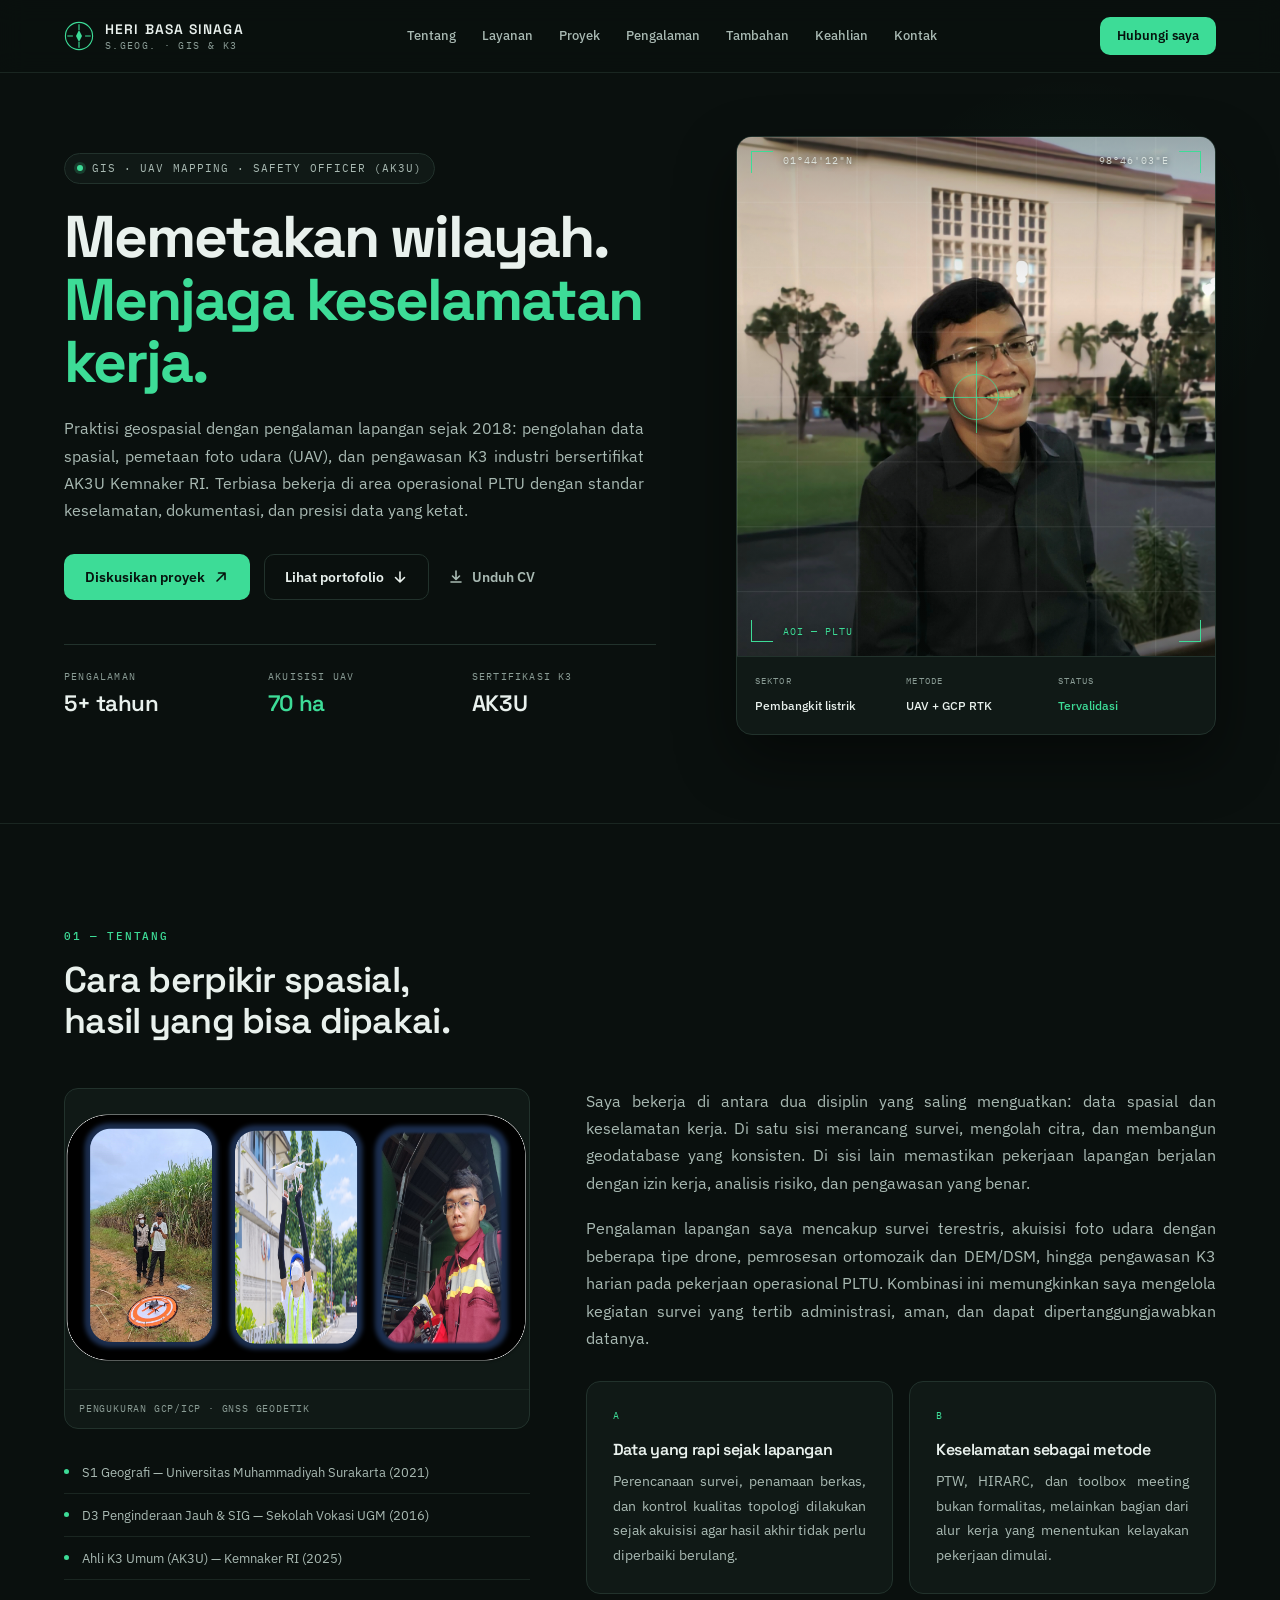
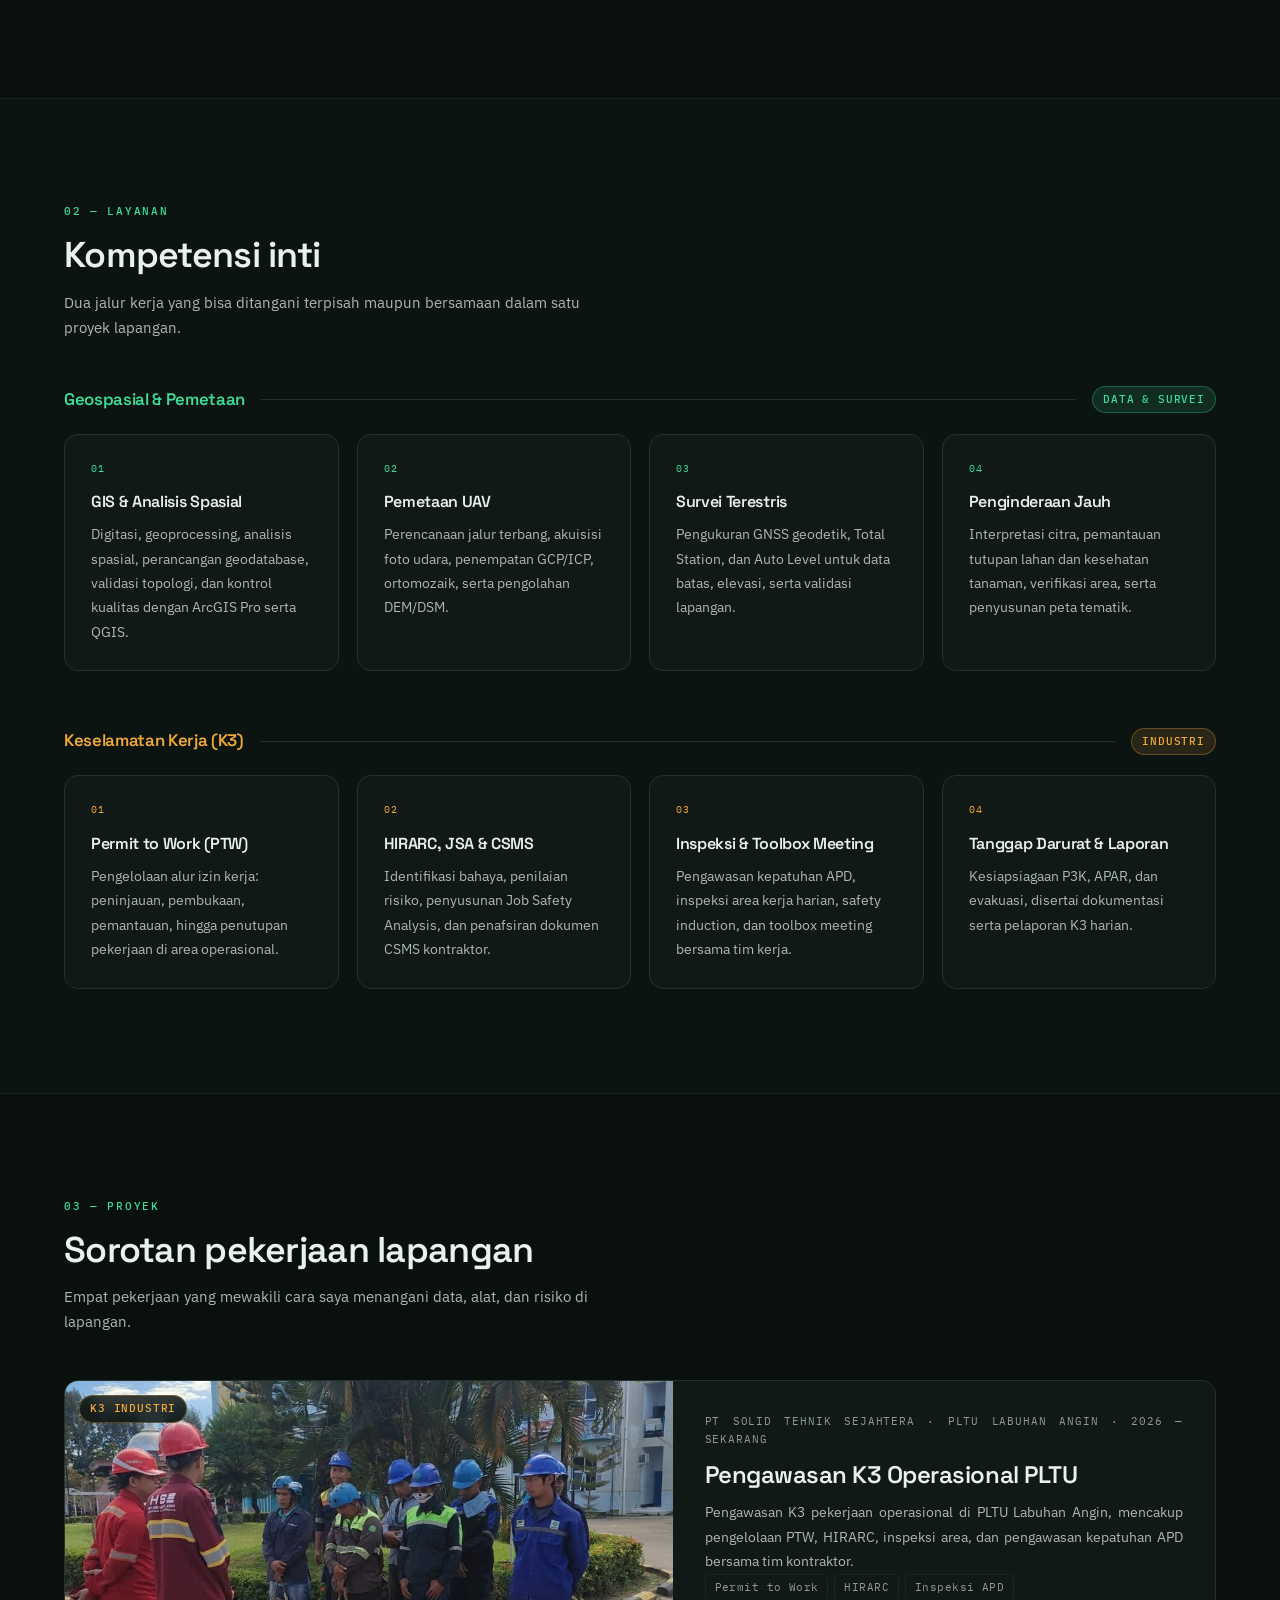
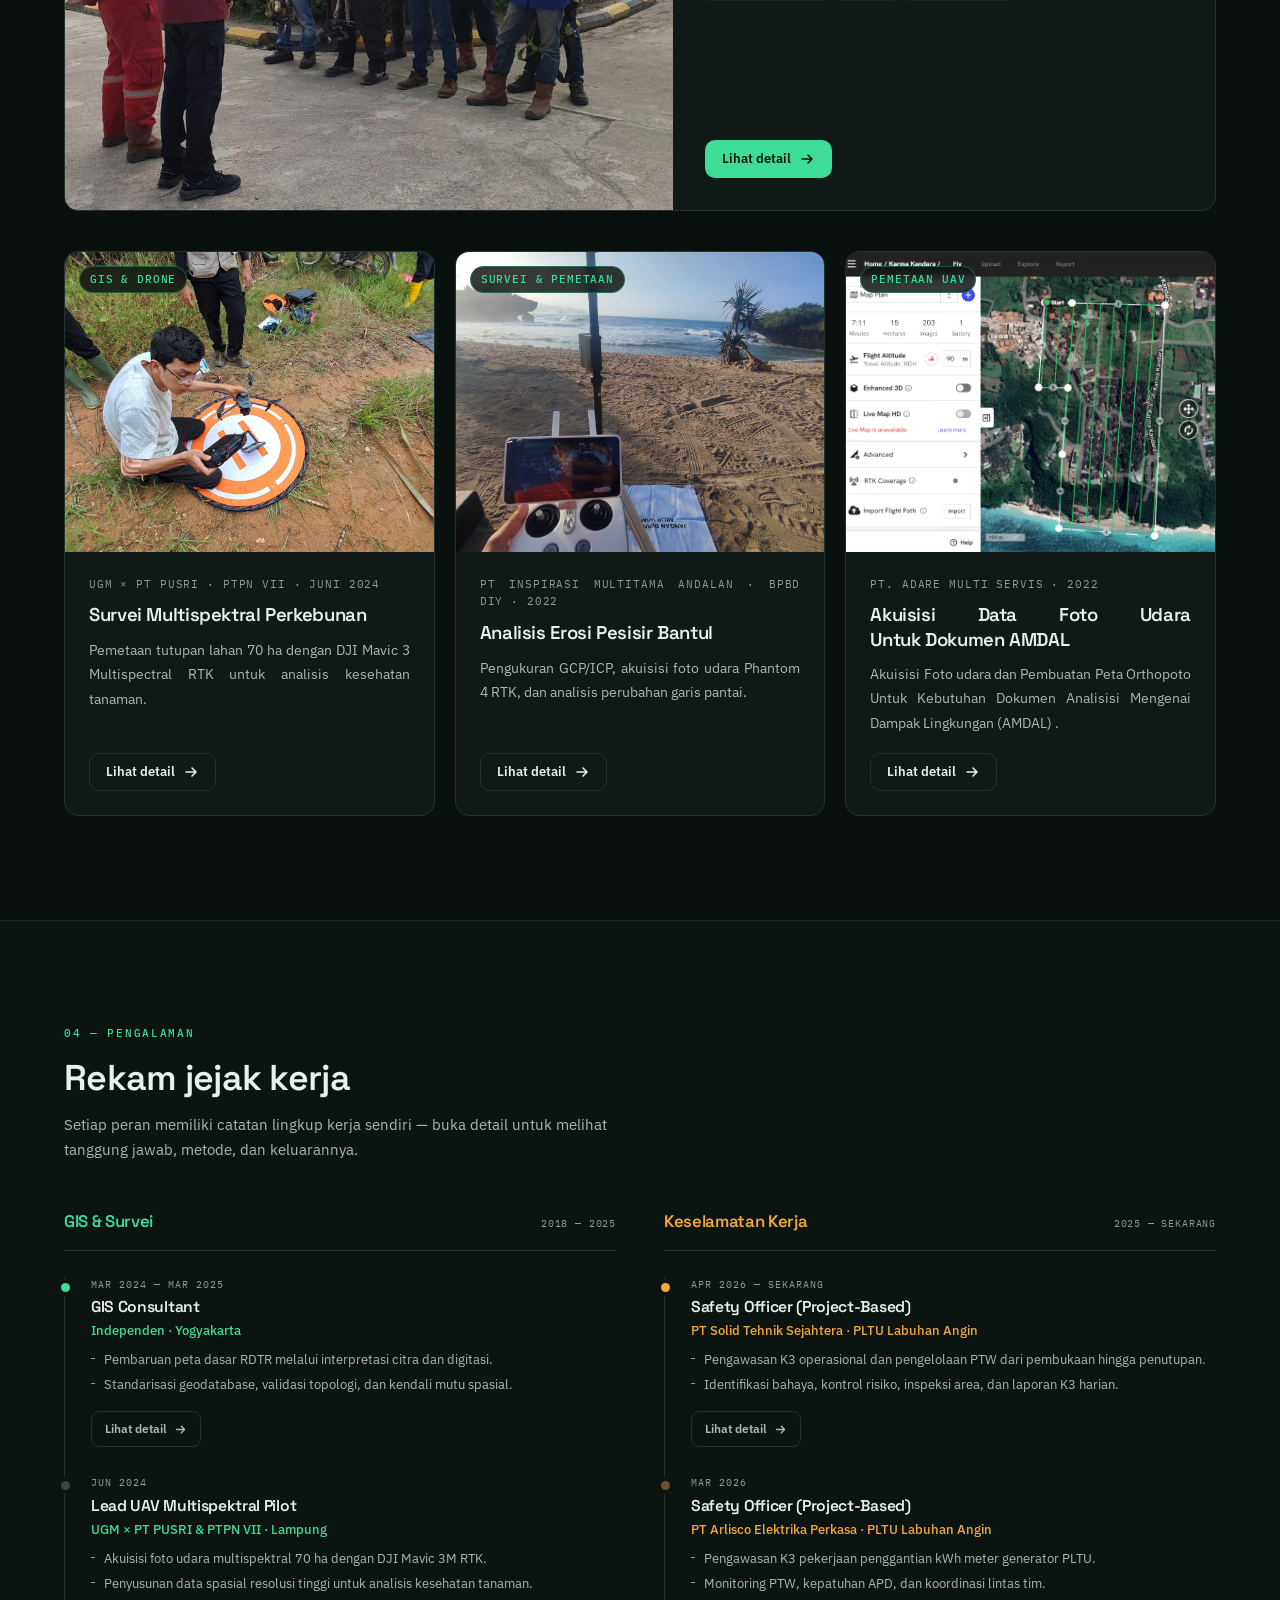
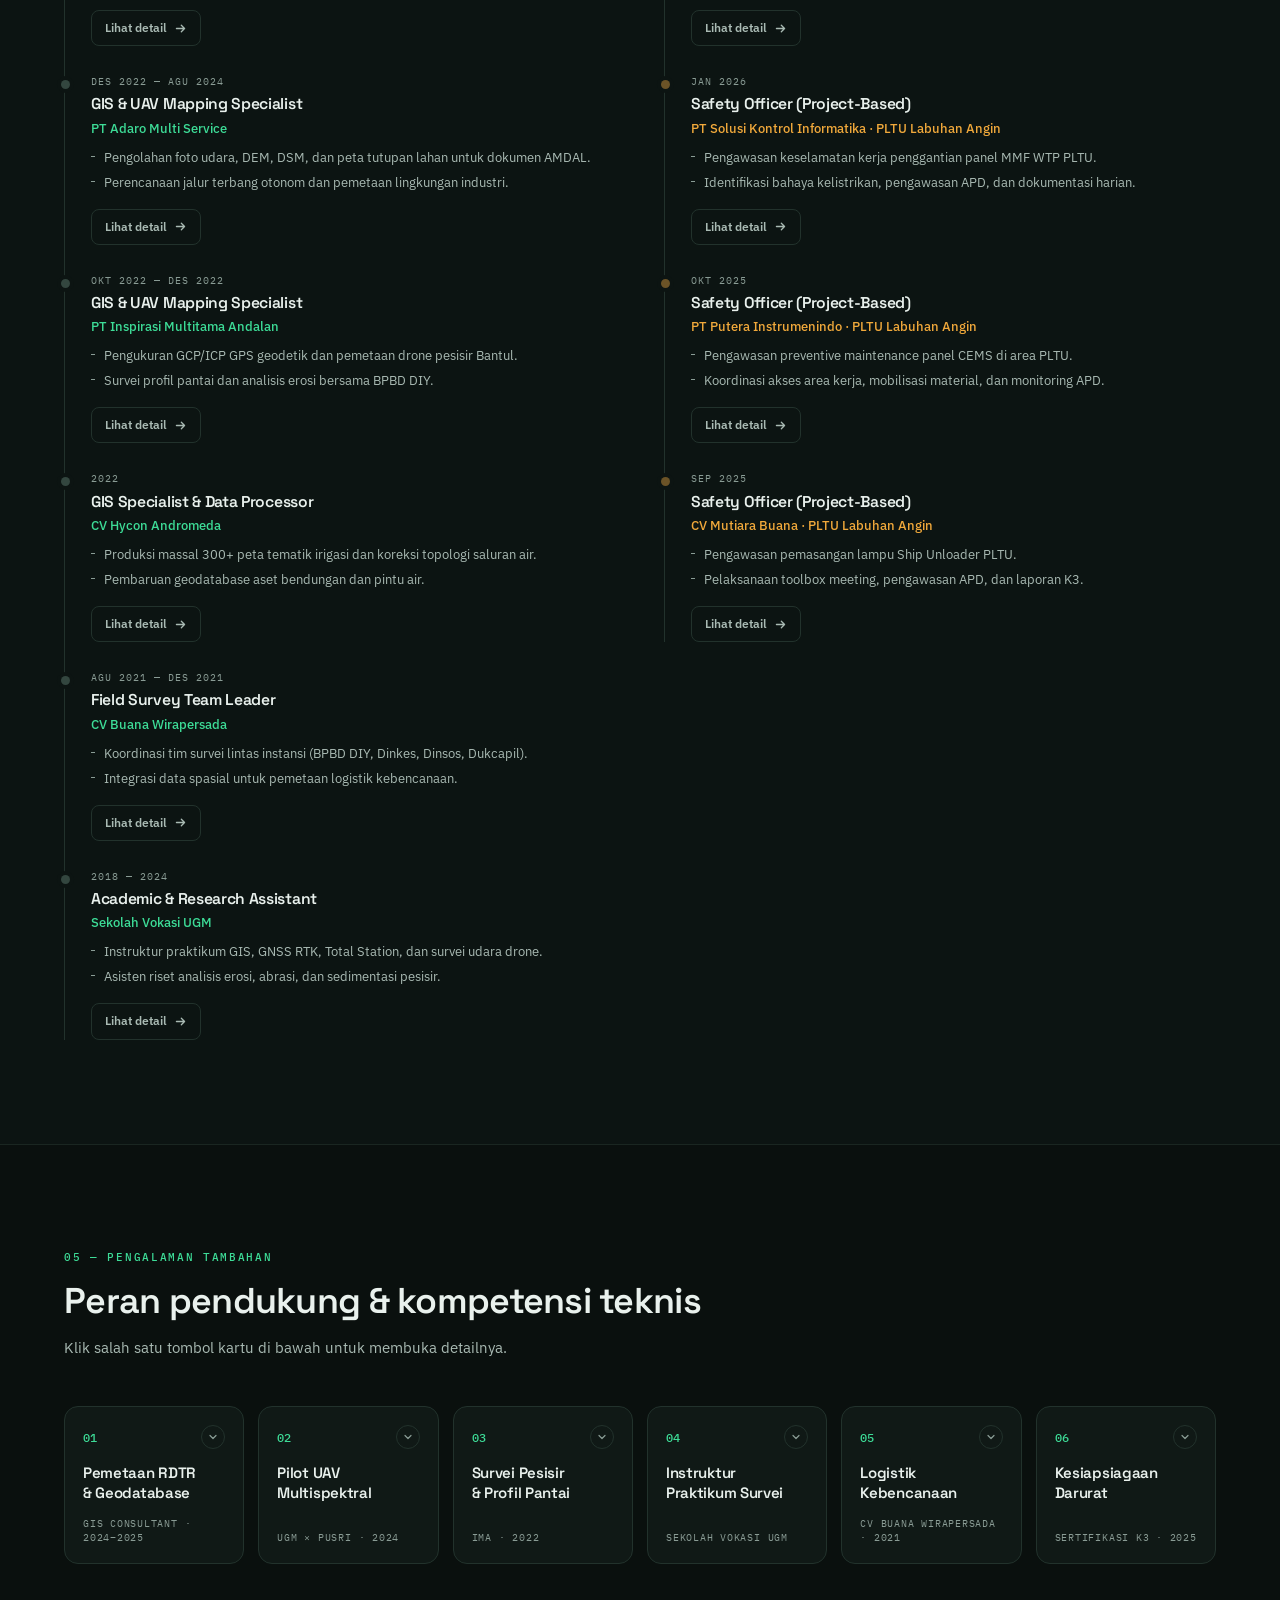
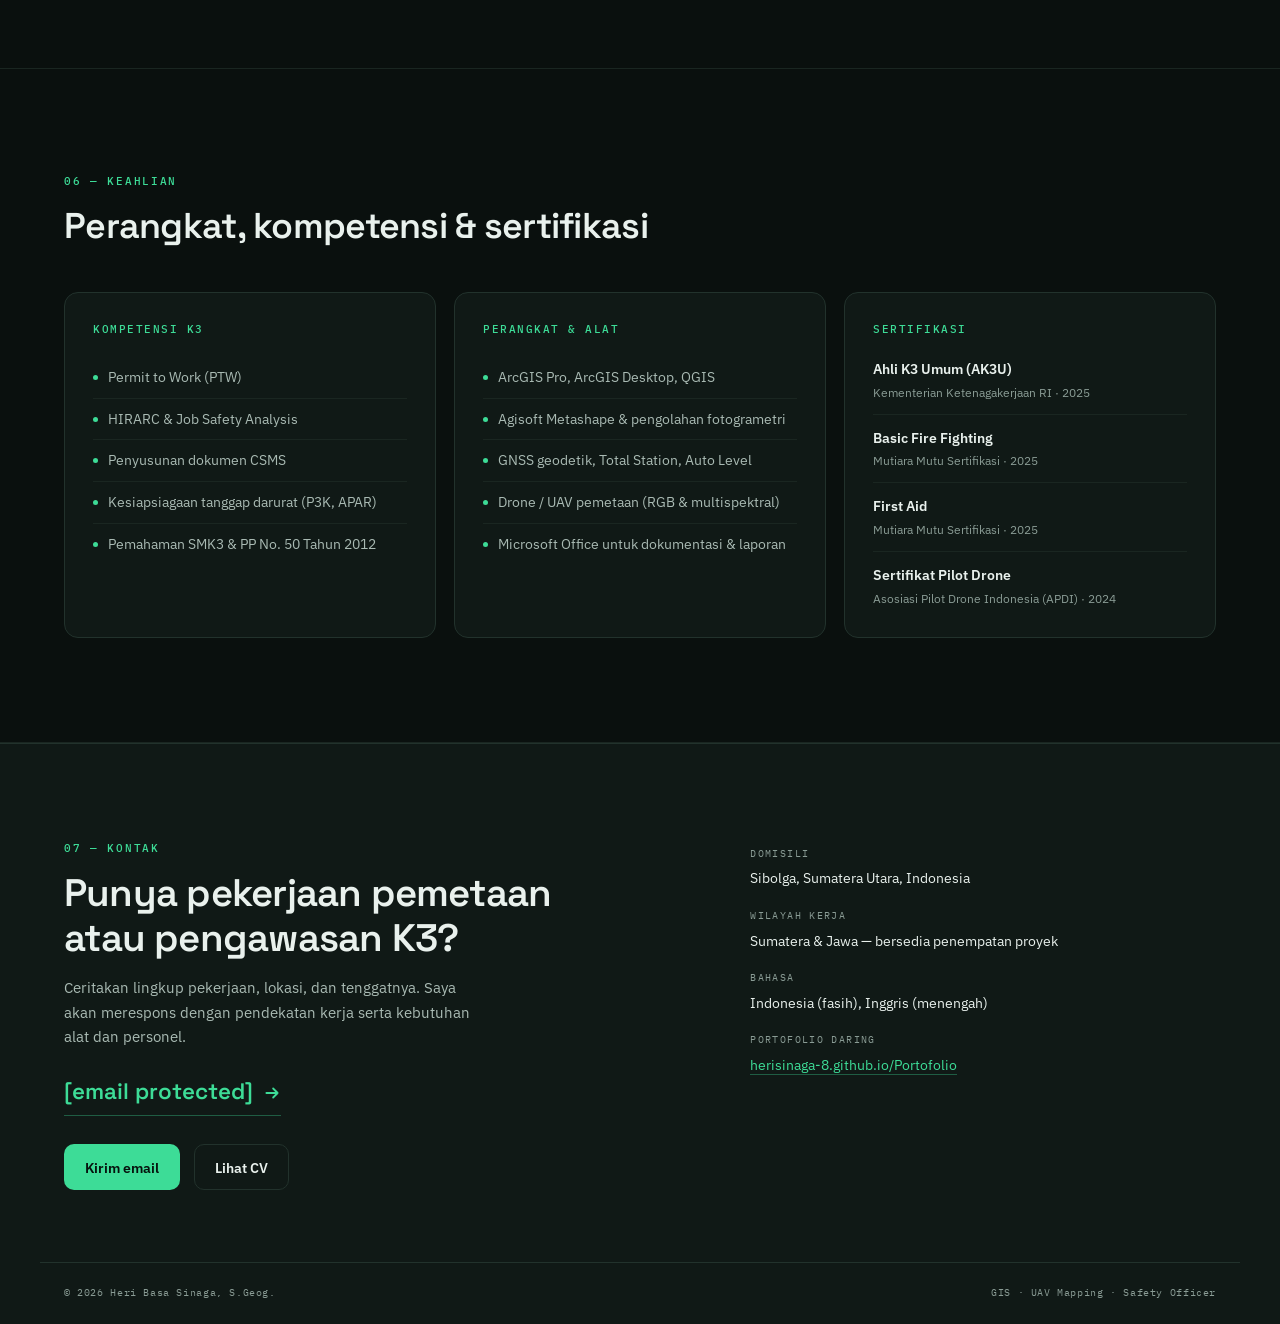
<file: index.html>
<!DOCTYPE html>
<html lang="id">

<head>
  <meta charset="UTF-8" />
  <meta name="viewport" content="width=device-width, initial-scale=1.0" />
  <title>Heri Basa Sinaga, S.Geog. — GIS, UAV Mapping &amp; Safety Officer</title>
  <meta name="description" content="Portofolio Heri Basa Sinaga, S.Geog.: GIS specialist, pilot UAV pemetaan, dan Safety Officer AK3U Kemnaker RI dengan pengalaman lapangan di PLTU Labuhan Angin." />
  <meta property="og:title" content="Heri Basa Sinaga, S.Geog. — GIS, UAV Mapping &amp; Safety Officer" />
  <meta property="og:description" content="Data spasial yang presisi dan pekerjaan lapangan yang aman: GIS, pemetaan UAV, survei terestris, dan pengawasan K3 industri." />
  <meta property="og:type" content="website" />
  <meta property="og:image" content="images/hero-pltu-aerial.jpg" />

  <link rel="preconnect" href="https://fonts.googleapis.com" />
  <link rel="preconnect" href="https://fonts.gstatic.com" crossorigin />
  <link href="https://fonts.googleapis.com/css2?family=IBM+Plex+Mono:wght@400;500&family=IBM+Plex+Sans:wght@400;500;600&family=Space+Grotesk:wght@500;600;700&display=swap" rel="stylesheet" />
  <link rel="stylesheet" href="style.css" />
</head>

<body>
  <a class="skip-link" href="#main">Lompat ke konten</a>

  <header class="site-header" id="site-header">
    <div class="shell header-inner">
      <a class="brand" href="index.html">
        <svg class="brand-mark" viewBox="0 0 32 32" aria-hidden="true" focusable="false">
          <circle cx="16" cy="16" r="14.5" fill="none" stroke="currentColor" stroke-width="1.2" />
          <path d="M16 3.5v6M16 22.5v6M3.5 16h6M22.5 16h6" stroke="currentColor" stroke-width="1.2" />
          <path d="M16 9.5 19.2 16 16 22.5 12.8 16Z" fill="currentColor" />
        </svg>
        <span class="brand-text">
          Heri Basa Sinaga
          <span class="brand-sub">S.Geog. · GIS &amp; K3</span>
        </span>
      </a>

      <nav class="primary-nav" aria-label="Navigasi utama">
        <a href="#tentang" data-nav="tentang">Tentang</a>
        <a href="#layanan" data-nav="layanan">Layanan</a>
        <a href="#proyek" data-nav="proyek">Proyek</a>
        <a href="#pengalaman" data-nav="pengalaman">Pengalaman</a>
        <a href="#pengalaman-tambahan" data-nav="pengalaman-tambahan">Tambahan</a>
        <a href="#keahlian" data-nav="keahlian">Keahlian</a>
        <a href="#kontak" data-nav="kontak">Kontak</a>
      </nav>

      <div class="header-actions">
        <a class="btn btn-primary btn-sm header-cta" href="#kontak">Hubungi saya</a>
        <button class="menu-toggle" id="menu-toggle" type="button" aria-label="Buka menu navigasi" aria-expanded="false" aria-controls="mobile-menu">
          <span class="menu-bars" aria-hidden="true"></span>
        </button>
      </div>
    </div>
  </header>

  <div class="mobile-menu" id="mobile-menu" aria-hidden="true">
    <nav class="mobile-nav" aria-label="Navigasi seluler">
      <a href="#tentang">Tentang</a>
      <a href="#layanan">Layanan</a>
      <a href="#proyek">Proyek</a>
      <a href="#pengalaman">Pengalaman</a>
      <a href="#pengalaman-tambahan">Pengalaman tambahan</a>
      <a href="#keahlian">Keahlian</a>
      <a href="#kontak">Kontak</a>
    </nav>
    <a class="btn btn-primary mobile-menu-cta" href="cv.html">Unduh CV (PDF)</a>
  </div>

    <div class="mobile-menu" id="mobile-menu">
      <nav class="mobile-nav" aria-label="Navigasi seluler">
        <a href="#tentang">Tentang</a>
        <a href="#layanan">Layanan</a>
        <a href="#proyek">Proyek</a>
        <a href="#pengalaman">Pengalaman</a>
        <a href="#pengalaman-tambahan">Pengalaman tambahan</a>
        <a href="#keahlian">Keahlian</a>
        <a href="#kontak">Kontak</a>
      </nav>
      <a class="btn btn-primary mobile-menu-cta" href="cv.html">Unduh CV (PDF)</a>
    </div>
  </header>

  <main id="main">
    <!-- HERO -->
    <section class="hero" id="hero">
      <div class="shell hero-grid">
        <div class="hero-copy">
          <p class="eyebrow"><span class="pulse" aria-hidden="true"></span> GIS · UAV Mapping · Safety Officer (AK3U)</p>
          <h1>Memetakan wilayah.<br /><span class="accent">Menjaga keselamatan kerja.</span></h1>
          <p class="hero-lead" style="text-align: justify;"> 
            Praktisi geospasial dengan pengalaman lapangan sejak 2018: pengolahan data spasial, pemetaan foto udara
            (UAV), dan pengawasan K3 industri bersertifikat AK3U Kemnaker RI. Terbiasa bekerja di area operasional
            PLTU dengan standar keselamatan, dokumentasi, dan presisi data yang ketat.
          </p>

          <div class="hero-actions">
            <a class="btn btn-primary" href="#kontak">
              Diskusikan proyek
              <svg class="icon" viewBox="0 0 16 16" aria-hidden="true" focusable="false">
                <path d="M4 12 12 4M5.5 4H12v6.5" fill="none" stroke="currentColor" stroke-width="1.6" stroke-linecap="round" stroke-linejoin="round" />
              </svg>
            </a>
            <a class="btn btn-outline" href="#proyek">
              Lihat portofolio
              <svg class="icon" viewBox="0 0 16 16" aria-hidden="true" focusable="false">
                <path d="M8 3v10M3.5 8.5 8 13l4.5-4.5" fill="none" stroke="currentColor" stroke-width="1.6" stroke-linecap="round" stroke-linejoin="round" />
              </svg>
            </a>
            <a class="btn btn-ghost" href="cv.html">
              <svg class="icon" viewBox="0 0 16 16" aria-hidden="true" focusable="false">
                <path d="M8 2v8M4.5 7 8 10.5 11.5 7M3 13h10" fill="none" stroke="currentColor" stroke-width="1.6" stroke-linecap="round" stroke-linejoin="round" />
              </svg>
              Unduh CV
            </a>
          </div>

          <dl class="hero-metrics">
            <div class="metric">
              <dt class="metric-label">Pengalaman</dt>
              <dd class="metric-value">5+ tahun</dd>
            </div>
            <div class="metric">
              <dt class="metric-label">Akuisisi UAV</dt>
              <dd class="metric-value metric-value--accent">70 ha</dd>
            </div>
            <div class="metric">
              <dt class="metric-label">Sertifikasi K3</dt>
              <dd class="metric-value">AK3U</dd>
            </div>
          </dl>
        </div>

        <figure class="map-panel">
          <div class="map-frame">
            <img src="./image/profil.jpg" alt="Foto udara kompleks PLTU pesisir dengan dermaga bongkar dan galeri konveyor" width="1024" height="1200" fetchpriority="high" decoding="async" />
            <div class="map-overlay" aria-hidden="true">
              <span class="map-grid"></span>
              <span class="map-corner map-corner--tl"></span>
              <span class="map-corner map-corner--tr"></span>
              <span class="map-corner map-corner--bl"></span>
              <span class="map-corner map-corner--br"></span>
              <span class="map-coord map-coord--tl">01°44'12"N</span>
              <span class="map-coord map-coord--tr">98°46'03"E</span>
              <span class="map-coord map-coord--bl">AOI — PLTU</span>
              <span class="map-crosshair"></span>
            </div>
          </div>
          <figcaption class="map-readout">
            <div class="readout">
              <span class="readout-label">Sektor</span>
              <span class="readout-value">Pembangkit listrik</span>
            </div>
            <div class="readout">
              <span class="readout-label">Metode</span>
              <span class="readout-value">UAV + GCP RTK</span>
            </div>
            <div class="readout">
              <span class="readout-label">Status</span>
              <span class="readout-value readout-value--ok">Tervalidasi</span>
            </div>
          </figcaption>
        </figure>
      </div>
    </section>

    <!-- TENTANG -->
    <section class="section" id="tentang">
      <div class="shell">
        <div class="section-head">
          <p class="section-tag">01 — Tentang</p>
          <h2 class="section-title">Cara berpikir spasial, hasil yang bisa dipakai.</h2>
        </div>

        <div class="about-grid">
          <div class="about-aside">
            <figure class="about-photo">
              <img src="./image/Picture2.png" alt="hhhh" width="1200" height="300" decoding="async" />
              <figcaption>Pengukuran GCP/ICP · GNSS geodetik</figcaption>
            </figure>
            <ul class="credential-list">
              <li>S1 Geografi — Universitas Muhammadiyah Surakarta (2021)</li>
              <li>D3 Penginderaan Jauh &amp; SIG — Sekolah Vokasi UGM (2016)</li>
              <li>Ahli K3 Umum (AK3U) — Kemnaker RI (2025)</li>
            </ul>
          </div>

          <div class="about-body" style="text-align: justify">
            <p class="lead-muted">
              Saya bekerja di antara dua disiplin yang saling menguatkan: data spasial dan keselamatan kerja. Di satu
              sisi merancang survei, mengolah citra, dan membangun geodatabase yang konsisten. Di sisi lain memastikan
              pekerjaan lapangan berjalan dengan izin kerja, analisis risiko, dan pengawasan yang benar.
            </p>
            <p class="lead-muted">
              Pengalaman lapangan saya mencakup survei terestris, akuisisi foto udara dengan beberapa tipe drone,
              pemrosesan ortomozaik dan DEM/DSM, hingga pengawasan K3 harian pada pekerjaan operasional PLTU. Kombinasi
              ini memungkinkan saya mengelola kegiatan survei yang tertib administrasi, aman, dan dapat
              dipertanggungjawabkan datanya.
            </p>

            <div class="info-grid">
              <article class="card card--plain">
                <span class="card-index">A</span>
                <h3 class="card-title">Data yang rapi sejak lapangan</h3>
                <p class="card-text">Perencanaan survei, penamaan berkas, dan kontrol kualitas topologi dilakukan sejak
                  akuisisi agar hasil akhir tidak perlu diperbaiki berulang.</p>
              </article>
              <article class="card card--plain">
                <span class="card-index">B</span>
                <h3 class="card-title">Keselamatan sebagai metode</h3>
                <p class="card-text">PTW, HIRARC, dan toolbox meeting bukan formalitas, melainkan bagian dari alur kerja
                  yang menentukan kelayakan pekerjaan dimulai.</p>
              </article>
            </div>
          </div>
        </div>
      </div>
    </section>

    <!-- LAYANAN -->
    <section class="section section--alt" id="layanan">
      <div class="shell">
        <div class="section-head">
          <p class="section-tag">02 — Layanan</p>
          <h2 class="section-title">Kompetensi inti</h2>
          <p class="section-note">Dua jalur kerja yang bisa ditangani terpisah maupun bersamaan dalam satu proyek
            lapangan.</p>
        </div>

        <div class="service-group">
          <div class="group-head">
            <h3 class="group-title">Geospasial &amp; Pemetaan</h3>
            <span class="group-line" aria-hidden="true"></span>
            <span class="chip chip--green">Data &amp; survei</span>
          </div>
          <div class="card-grid card-grid--4">
            <article class="card">
              <span class="card-index">01</span>
              <h4 class="card-title">GIS &amp; Analisis Spasial</h4>
              <p class="card-text">Digitasi, geoprocessing, analisis spasial, perancangan geodatabase, validasi topologi,
                dan kontrol kualitas dengan ArcGIS Pro serta QGIS.</p>
            </article>
            <article class="card">
              <span class="card-index">02</span>
              <h4 class="card-title">Pemetaan UAV</h4>
              <p class="card-text">Perencanaan jalur terbang, akuisisi foto udara, penempatan GCP/ICP, ortomozaik, serta
                pengolahan DEM/DSM.</p>
            </article>
            <article class="card">
              <span class="card-index">03</span>
              <h4 class="card-title">Survei Terestris</h4>
              <p class="card-text">Pengukuran GNSS geodetik, Total Station, dan Auto Level untuk data batas, elevasi,
                serta validasi lapangan.</p>
            </article>
            <article class="card">
              <span class="card-index">04</span>
              <h4 class="card-title">Penginderaan Jauh</h4>
              <p class="card-text">Interpretasi citra, pemantauan tutupan lahan dan kesehatan tanaman, verifikasi area,
                serta penyusunan peta tematik.</p>
            </article>
          </div>
        </div>

        <div class="service-group">
          <div class="group-head">
            <h3 class="group-title group-title--amber">Keselamatan Kerja (K3)</h3>
            <span class="group-line" aria-hidden="true"></span>
            <span class="chip chip--amber">Industri</span>
          </div>
          <div class="card-grid card-grid--4">
            <article class="card card--amber">
              <span class="card-index">01</span>
              <h4 class="card-title">Permit to Work (PTW)</h4>
              <p class="card-text">Pengelolaan alur izin kerja: peninjauan, pembukaan, pemantauan, hingga penutupan
                pekerjaan di area operasional.</p>
            </article>
            <article class="card card--amber">
              <span class="card-index">02</span>
              <h4 class="card-title">HIRARC, JSA &amp; CSMS</h4>
              <p class="card-text">Identifikasi bahaya, penilaian risiko, penyusunan Job Safety Analysis, dan penafsiran
                dokumen CSMS kontraktor.</p>
            </article>
            <article class="card card--amber">
              <span class="card-index">03</span>
              <h4 class="card-title">Inspeksi &amp; Toolbox Meeting</h4>
              <p class="card-text">Pengawasan kepatuhan APD, inspeksi area kerja harian, safety induction, dan toolbox
                meeting bersama tim kerja.</p>
            </article>
            <article class="card card--amber">
              <span class="card-index">04</span>
              <h4 class="card-title">Tanggap Darurat &amp; Laporan</h4>
              <p class="card-text">Kesiapsiagaan P3K, APAR, dan evakuasi, disertai dokumentasi serta pelaporan K3
                harian.</p>
            </article>
          </div>
        </div>
      </div>
    </section>

    <!-- PROYEK -->
    <section class="section" id="proyek">
      <div class="shell">
        <div class="section-head">
          <p class="section-tag">03 — Proyek</p>
          <h2 class="section-title">Sorotan pekerjaan lapangan</h2>
          <p class="section-note">Empat pekerjaan yang mewakili cara saya menangani data, alat, dan risiko di lapangan.</p>
        </div>

        <div class="project-list">
          <article class="project-card project-card--feature">
            <a class="project-media" href="./asset/featured project/index.html#safety-pltu">
              <img src="./image/featured project/tbm.jpeg" alt="TBM" width="1280" height="300" decoding="async" />
              <span class="chip chip--amber project-chip">K3 Industri</span>
            </a>
            <div class="project-body" style="text-align: justify">
              <p class="project-meta">PT Solid Tehnik Sejahtera · PLTU Labuhan Angin · 2026 — sekarang</p>
              <h3 class="project-title">Pengawasan K3 Operasional PLTU</h3>
              <p class="card-text" >Pengawasan K3 pekerjaan operasional di PLTU Labuhan Angin, mencakup pengelolaan PTW,
                HIRARC, inspeksi area, dan pengawasan kepatuhan APD bersama tim kontraktor.</p>
              <ul class="tag-list">
                <li>Permit to Work</li>
                <li>HIRARC</li>
                <li>Inspeksi APD</li>
              </ul>
              <div class="project-actions">
                <a class="btn btn-primary btn-sm" href="./asset/featured project/index.html#safety-pltu">
                  Lihat detail
                  <svg class="icon" viewBox="0 0 16 16" aria-hidden="true" focusable="false">
                    <path d="M3 8h10M9 4l4 4-4 4" fill="none" stroke="currentColor" stroke-width="1.6" stroke-linecap="round" stroke-linejoin="round" />
                  </svg>
                </a>
              </div>
            </div>
          </article>

          <div class="project-grid">
            <article class="project-card">
              <a class="project-media" href="./asset/featured project/index.html#drone-ptpn7">
                <img src="./image/featured project/lampung.jpeg" alt="PTPN VII Lampung" width="1280" height="300" decoding="async" />
                <span class="chip chip--green project-chip">GIS &amp; Drone</span>
              </a>
              <div class="project-body" style="text-align: justify">
                <p class="project-meta">UGM × PT PUSRI · PTPN VII · Juni 2024</p>
                <h3 class="project-title">Survei Multispektral Perkebunan</h3>
                <p class="card-text">Pemetaan tutupan lahan 70 ha dengan DJI Mavic 3 Multispectral RTK untuk analisis
                  kesehatan tanaman.</p>
                <div class="project-actions">
                  <a class="btn btn-outline btn-sm" href="./asset/featured project/index.html#drone-ptpn7">
                    Lihat detail
                    <svg class="icon" viewBox="0 0 16 16" aria-hidden="true" focusable="false">
                      <path d="M3 8h10M9 4l4 4-4 4" fill="none" stroke="currentColor" stroke-width="1.6" stroke-linecap="round" stroke-linejoin="round" />
                    </svg>
                  </a>
                </div>
              </div>
            </article>

            <article class="project-card">
              <a class="project-media" href="./asset/featured project/index.html#abrasi-bantul">
                <img src="./image/featured project/pantai.jpeg" alt="Garis pantai berpasir dengan abrasi dan ombak dari foto udara" width="1280" height="300" decoding="async" />
                <span class="chip chip--green project-chip">Survei &amp; Pemetaan</span>
              </a>
              <div class="project-body" style="text-align: justify">
                <p class="project-meta">PT Inspirasi Multitama Andalan · BPBD DIY · 2022</p>
                <h3 class="project-title">Analisis Erosi Pesisir Bantul</h3>
                <p class="card-text">Pengukuran GCP/ICP, akuisisi foto udara Phantom 4 RTK, dan analisis perubahan garis
                  pantai.</p>
                <div class="project-actions">
                  <a class="btn btn-outline btn-sm" href="./asset/featured project/index.html#abrasi-bantul">
                    Lihat detail
                    <svg class="icon" viewBox="0 0 16 16" aria-hidden="true" focusable="false">
                      <path d="M3 8h10M9 4l4 4-4 4" fill="none" stroke="currentColor" stroke-width="1.6" stroke-linecap="round" stroke-linejoin="round" />
                    </svg>
                  </a>
                </div>
              </div>
            </article>

            <article class="project-card">
              <a class="project-media" href="./asset/featured project/index.html#hycon-irigasi">
                <img src="./image/featured project/jalur.jpeg" alt="Foto udara saluran irigasi beton membelah sawah dengan bangunan pintu air" width="1280" height="300" decoding="async" />
                <span class="chip chip--green project-chip">Pemetaan UAV</span>
              </a>
              <div class="project-body" style="text-align: justify">
                <p class="project-meta">PT. Adare Multi Servis · 2022</p>
                <h3 class="project-title">Akuisisi Data Foto Udara Untuk Dokumen AMDAL</h3>
                <p class="card-text">Akuisisi Foto udara dan Pembuatan Peta Orthopoto Untuk Kebutuhan Dokumen Analisisi Mengenai Dampak Lingkungan (AMDAL) .</p>
                <div class="project-actions">
                  <a class="btn btn-outline btn-sm" href="./asset/featured project/index.html#hycon-irigasi">
                    Lihat detail
                    <svg class="icon" viewBox="0 0 16 16" aria-hidden="true" focusable="false">
                      <path d="M3 8h10M9 4l4 4-4 4" fill="none" stroke="currentColor" stroke-width="1.6" stroke-linecap="round" stroke-linejoin="round" />
                    </svg>
                  </a>
                </div>
              </div>
            </article>
          </div>
        </div>
      </div>
    </section>

    <!-- PENGALAMAN -->
    <section class="section section--alt" id="pengalaman">
      <div class="shell">
        <div class="section-head">
          <p class="section-tag">04 — Pengalaman</p>
          <h2 class="section-title">Rekam jejak kerja</h2>
          <p class="section-note">Setiap peran memiliki catatan lingkup kerja sendiri — buka detail untuk melihat
            tanggung jawab, metode, dan keluarannya.</p>
        </div>

        <div class="career-grid">
          <div class="career-track">
            <div class="track-head">
              <h3 class="track-title">GIS &amp; Survei</h3>
              <span class="track-range">2018 — 2025</span>
            </div>
            <ol class="timeline">
              <li class="timeline-item is-current">
                <p class="timeline-date">Mar 2024 — Mar 2025</p>
                <h4 class="timeline-role">GIS Consultant</h4>
                <p class="timeline-org">Independen · Yogyakarta</p>
                <ul class="timeline-points">
                  <li>Pembaruan peta dasar RDTR melalui interpretasi citra dan digitasi.</li>
                  <li>Standarisasi geodatabase, validasi topologi, dan kendali mutu spasial.</li>
                </ul>
                <a class="timeline-detail" href="./asset/pengalaman/gis/index.html#panel-exp-1">
                  Lihat detail
                  <svg class="icon" viewBox="0 0 16 16" aria-hidden="true" focusable="false">
                    <path d="M3 8h10M9 4l4 4-4 4" fill="none" stroke="currentColor" stroke-width="1.6" stroke-linecap="round" stroke-linejoin="round" />
                  </svg>
                </a>
              </li>
              <li class="timeline-item">
                <p class="timeline-date">Jun 2024</p>
                <h4 class="timeline-role">Lead UAV Multispektral Pilot</h4>
                <p class="timeline-org">UGM × PT PUSRI &amp; PTPN VII · Lampung</p>
                <ul class="timeline-points">
                  <li>Akuisisi foto udara multispektral 70 ha dengan DJI Mavic 3M RTK.</li>
                  <li>Penyusunan data spasial resolusi tinggi untuk analisis kesehatan tanaman.</li>
                </ul>
                <a class="timeline-detail" href="./asset/pengalaman/gis/index.html#panel-exp-2">
                  Lihat detail
                  <svg class="icon" viewBox="0 0 16 16" aria-hidden="true" focusable="false">
                    <path d="M3 8h10M9 4l4 4-4 4" fill="none" stroke="currentColor" stroke-width="1.6" stroke-linecap="round" stroke-linejoin="round" />
                  </svg>
                </a>
              </li>
              <li class="timeline-item">
                <p class="timeline-date">Des 2022 — Agu 2024</p>
                <h4 class="timeline-role">GIS &amp; UAV Mapping Specialist</h4>
                <p class="timeline-org">PT Adaro Multi Service</p>
                <ul class="timeline-points">
                  <li>Pengolahan foto udara, DEM, DSM, dan peta tutupan lahan untuk dokumen AMDAL.</li>
                  <li>Perencanaan jalur terbang otonom dan pemetaan lingkungan industri.</li>
                </ul>
                <a class="timeline-detail" href="./asset/pengalaman/gis/index.html#panel-exp-3">
                  Lihat detail
                  <svg class="icon" viewBox="0 0 16 16" aria-hidden="true" focusable="false">
                    <path d="M3 8h10M9 4l4 4-4 4" fill="none" stroke="currentColor" stroke-width="1.6" stroke-linecap="round" stroke-linejoin="round" />
                  </svg>
                </a>
              </li>
              <li class="timeline-item">
                <p class="timeline-date">Okt 2022 — Des 2022</p>
                <h4 class="timeline-role">GIS &amp; UAV Mapping Specialist</h4>
                <p class="timeline-org">PT Inspirasi Multitama Andalan</p>
                <ul class="timeline-points">
                  <li>Pengukuran GCP/ICP GPS geodetik dan pemetaan drone pesisir Bantul.</li>
                  <li>Survei profil pantai dan analisis erosi bersama BPBD DIY.</li>
                </ul>
                <a class="timeline-detail" href="./asset/pengalaman/gis/index.html#panel-exp-4">
                  Lihat detail
                  <svg class="icon" viewBox="0 0 16 16" aria-hidden="true" focusable="false">
                    <path d="M3 8h10M9 4l4 4-4 4" fill="none" stroke="currentColor" stroke-width="1.6" stroke-linecap="round" stroke-linejoin="round" />
                  </svg>
                </a>
              </li>
              <li class="timeline-item">
                <p class="timeline-date">2022</p>
                <h4 class="timeline-role">GIS Specialist &amp; Data Processor</h4>
                <p class="timeline-org">CV Hycon Andromeda</p>
                <ul class="timeline-points">
                  <li>Produksi massal 300+ peta tematik irigasi dan koreksi topologi saluran air.</li>
                  <li>Pembaruan geodatabase aset bendungan dan pintu air.</li>
                </ul>
                <a class="timeline-detail" href="./asset/pengalaman/gis/index.html#panel-exp-5">
                  Lihat detail
                  <svg class="icon" viewBox="0 0 16 16" aria-hidden="true" focusable="false">
                    <path d="M3 8h10M9 4l4 4-4 4" fill="none" stroke="currentColor" stroke-width="1.6" stroke-linecap="round" stroke-linejoin="round" />
                  </svg>
                </a>
              </li>
              <li class="timeline-item">
                <p class="timeline-date">Agu 2021 — Des 2021</p>
                <h4 class="timeline-role">Field Survey Team Leader</h4>
                <p class="timeline-org">CV Buana Wirapersada</p>
                <ul class="timeline-points">
                  <li>Koordinasi tim survei lintas instansi (BPBD DIY, Dinkes, Dinsos, Dukcapil).</li>
                  <li>Integrasi data spasial untuk pemetaan logistik kebencanaan.</li>
                </ul>
                <a class="timeline-detail" href="./asset/pengalaman/gis/index.html#panel-exp-6">
                  Lihat detail
                  <svg class="icon" viewBox="0 0 16 16" aria-hidden="true" focusable="false">
                    <path d="M3 8h10M9 4l4 4-4 4" fill="none" stroke="currentColor" stroke-width="1.6" stroke-linecap="round" stroke-linejoin="round" />
                  </svg>
                </a>
              </li>
              <li class="timeline-item">
                <p class="timeline-date">2018 — 2024</p>
                <h4 class="timeline-role">Academic &amp; Research Assistant</h4>
                <p class="timeline-org">Sekolah Vokasi UGM</p>
                <ul class="timeline-points">
                  <li>Instruktur praktikum GIS, GNSS RTK, Total Station, dan survei udara drone.</li>
                  <li>Asisten riset analisis erosi, abrasi, dan sedimentasi pesisir.</li>
                </ul>
                <a class="timeline-detail" href="./asset/pengalaman/gis/index.html#panel-exp-7">
                  Lihat detail
                  <svg class="icon" viewBox="0 0 16 16" aria-hidden="true" focusable="false">
                    <path d="M3 8h10M9 4l4 4-4 4" fill="none" stroke="currentColor" stroke-width="1.6" stroke-linecap="round" stroke-linejoin="round" />
                  </svg>
                </a>
              </li>
            </ol>
          </div>

          <div class="career-track career-track--amber">
            <div class="track-head">
              <h3 class="track-title track-title--amber">Keselamatan Kerja</h3>
              <span class="track-range">2025 — sekarang</span>
            </div>
            <ol class="timeline timeline--amber">
              <li class="timeline-item is-current is-amber">
                <p class="timeline-date">Apr 2026 — sekarang</p>
                <h4 class="timeline-role">Safety Officer (Project-Based)</h4>
                <p class="timeline-org">PT Solid Tehnik Sejahtera · PLTU Labuhan Angin</p>
                <ul class="timeline-points">
                  <li>Pengawasan K3 operasional dan pengelolaan PTW dari pembukaan hingga penutupan.</li>
                  <li>Identifikasi bahaya, kontrol risiko, inspeksi area, dan laporan K3 harian.</li>
                </ul>
                <a class="timeline-detail" href="./asset/pengalaman/k3/index.html##panel-k3-1">
                  Lihat detail
                  <svg class="icon" viewBox="0 0 16 16" aria-hidden="true" focusable="false">
                    <path d="M3 8h10M9 4l4 4-4 4" fill="none" stroke="currentColor" stroke-width="1.6" stroke-linecap="round" stroke-linejoin="round" />
                  </svg>
                </a>
              </li>
              <li class="timeline-item is-amber">
                <p class="timeline-date">Mar 2026</p>
                <h4 class="timeline-role">Safety Officer (Project-Based)</h4>
                <p class="timeline-org">PT Arlisco Elektrika Perkasa · PLTU Labuhan Angin</p>
                <ul class="timeline-points">
                  <li>Pengawasan K3 pekerjaan penggantian kWh meter generator PLTU.</li>
                  <li>Monitoring PTW, kepatuhan APD, dan koordinasi lintas tim.</li>
                </ul>
                <a class="timeline-detail" href="./asset/pengalaman/k3/index.html#panel-k3-2">
                  Lihat detail
                  <svg class="icon" viewBox="0 0 16 16" aria-hidden="true" focusable="false">
                    <path d="M3 8h10M9 4l4 4-4 4" fill="none" stroke="currentColor" stroke-width="1.6" stroke-linecap="round" stroke-linejoin="round" />
                  </svg>
                </a>
              </li>
              <li class="timeline-item is-amber">
                <p class="timeline-date">Jan 2026</p>
                <h4 class="timeline-role">Safety Officer (Project-Based)</h4>
                <p class="timeline-org">PT Solusi Kontrol Informatika · PLTU Labuhan Angin</p>
                <ul class="timeline-points">
                  <li>Pengawasan keselamatan kerja penggantian panel MMF WTP PLTU.</li>
                  <li>Identifikasi bahaya kelistrikan, pengawasan APD, dan dokumentasi harian.</li>
                </ul>
                <a class="timeline-detail" href="./asset/pengalaman/k3/index.html#panel-k3-3">
                  Lihat detail
                  <svg class="icon" viewBox="0 0 16 16" aria-hidden="true" focusable="false">
                    <path d="M3 8h10M9 4l4 4-4 4" fill="none" stroke="currentColor" stroke-width="1.6" stroke-linecap="round" stroke-linejoin="round" />
                  </svg>
                </a>
              </li>
              <li class="timeline-item is-amber">
                <p class="timeline-date">Okt 2025</p>
                <h4 class="timeline-role">Safety Officer (Project-Based)</h4>
                <p class="timeline-org">PT Putera Instrumenindo · PLTU Labuhan Angin</p>
                <ul class="timeline-points">
                  <li>Pengawasan preventive maintenance panel CEMS di area PLTU.</li>
                  <li>Koordinasi akses area kerja, mobilisasi material, dan monitoring APD.</li>
                </ul>
                <a class="timeline-detail" href="./asset/pengalaman/k3/index.html#panel-k3-4">
                  Lihat detail
                  <svg class="icon" viewBox="0 0 16 16" aria-hidden="true" focusable="false">
                    <path d="M3 8h10M9 4l4 4-4 4" fill="none" stroke="currentColor" stroke-width="1.6" stroke-linecap="round" stroke-linejoin="round" />
                  </svg>
                </a>
              </li>
              <li class="timeline-item is-amber">
                <p class="timeline-date">Sep 2025</p>
                <h4 class="timeline-role">Safety Officer (Project-Based)</h4>
                <p class="timeline-org">CV Mutiara Buana · PLTU Labuhan Angin</p>
                <ul class="timeline-points">
                  <li>Pengawasan pemasangan lampu Ship Unloader PLTU.</li>
                  <li>Pelaksanaan toolbox meeting, pengawasan APD, dan laporan K3.</li>
                </ul>
                <a class="timeline-detail" href="./asset/pengalaman/k3/index.html#panel-k3-5">
                  Lihat detail
                  <svg class="icon" viewBox="0 0 16 16" aria-hidden="true" focusable="false">
                    <path d="M3 8h10M9 4l4 4-4 4" fill="none" stroke="currentColor" stroke-width="1.6" stroke-linecap="round" stroke-linejoin="round" />
                  </svg>
                </a>
              </li>
            </ol>
          </div>
        </div>
      </div>
    </section>

    <!-- PENGALAMAN TAMBAHAN -->
    <section class="section" id="pengalaman-tambahan">
      <div class="shell">
        <div class="section-head">
          <p class="section-tag">05 — Pengalaman tambahan</p>
          <h2 class="section-title">Peran pendukung &amp; kompetensi teknis</h2>
          <p class="section-note">Klik salah satu tombol kartu di bawah untuk membuka detailnya.</p>
        </div>

        <!-- 6 Tombol Kartu -->
        <div class="extra-cards-grid" role="tablist" aria-label="Daftar pengalaman tambahan">
          <button class="extra-card-btn" type="button" role="tab" aria-selected="false" aria-controls="extra-detail-1" data-target="extra-detail-1">
            <div class="extra-card-top">
              <span class="extra-card-num">01</span>
              <span class="extra-card-icon" aria-hidden="true">
                <svg viewBox="0 0 16 16" width="12" height="12">
                  <path d="M4 6l4 4 4-4" fill="none" stroke="currentColor" stroke-width="1.6" stroke-linecap="round" stroke-linejoin="round" />
                </svg>
              </span>
            </div>
            <h3 class="extra-card-title">Pemetaan RDTR &amp; Geodatabase</h3>
            <p class="extra-card-meta">GIS CONSULTANT · 2024–2025</p>
          </button>

          <button class="extra-card-btn" type="button" role="tab" aria-selected="false" aria-controls="extra-detail-2" data-target="extra-detail-2">
            <div class="extra-card-top">
              <span class="extra-card-num">02</span>
              <span class="extra-card-icon" aria-hidden="true">
                <svg viewBox="0 0 16 16" width="12" height="12">
                  <path d="M4 6l4 4 4-4" fill="none" stroke="currentColor" stroke-width="1.6" stroke-linecap="round" stroke-linejoin="round" />
                </svg>
              </span>
            </div>
            <h3 class="extra-card-title">Pilot UAV Multispektral</h3>
            <p class="extra-card-meta">UGM × PUSRI · 2024</p>
          </button>

          <button class="extra-card-btn" type="button" role="tab" aria-selected="false" aria-controls="extra-detail-3" data-target="extra-detail-3">
            <div class="extra-card-top">
              <span class="extra-card-num">03</span>
              <span class="extra-card-icon" aria-hidden="true">
                <svg viewBox="0 0 16 16" width="12" height="12">
                  <path d="M4 6l4 4 4-4" fill="none" stroke="currentColor" stroke-width="1.6" stroke-linecap="round" stroke-linejoin="round" />
                </svg>
              </span>
            </div>
            <h3 class="extra-card-title">Survei Pesisir &amp; Profil Pantai</h3>
            <p class="extra-card-meta">IMA · 2022</p>
          </button>

          <button class="extra-card-btn" type="button" role="tab" aria-selected="false" aria-controls="extra-detail-4" data-target="extra-detail-4">
            <div class="extra-card-top">
              <span class="extra-card-num">04</span>
              <span class="extra-card-icon" aria-hidden="true">
                <svg viewBox="0 0 16 16" width="12" height="12">
                  <path d="M4 6l4 4 4-4" fill="none" stroke="currentColor" stroke-width="1.6" stroke-linecap="round" stroke-linejoin="round" />
                </svg>
              </span>
            </div>
            <h3 class="extra-card-title">Instruktur Praktikum Survei</h3>
            <p class="extra-card-meta">SEKOLAH VOKASI UGM</p>
          </button>

          <button class="extra-card-btn" type="button" role="tab" aria-selected="false" aria-controls="extra-detail-5" data-target="extra-detail-5">
            <div class="extra-card-top">
              <span class="extra-card-num">05</span>
              <span class="extra-card-icon" aria-hidden="true">
                <svg viewBox="0 0 16 16" width="12" height="12">
                  <path d="M4 6l4 4 4-4" fill="none" stroke="currentColor" stroke-width="1.6" stroke-linecap="round" stroke-linejoin="round" />
                </svg>
              </span>
            </div>
            <h3 class="extra-card-title">Logistik Kebencanaan</h3>
            <p class="extra-card-meta">CV BUANA WIRAPERSADA · 2021</p>
          </button>

          <button class="extra-card-btn" type="button" role="tab" aria-selected="false" aria-controls="extra-detail-6" data-target="extra-detail-6">
            <div class="extra-card-top">
              <span class="extra-card-num">06</span>
              <span class="extra-card-icon" aria-hidden="true">
                <svg viewBox="0 0 16 16" width="12" height="12">
                  <path d="M4 6l4 4 4-4" fill="none" stroke="currentColor" stroke-width="1.6" stroke-linecap="round" stroke-linejoin="round" />
                </svg>
              </span>
            </div>
            <h3 class="extra-card-title">Kesiapsiagaan Darurat</h3>
            <p class="extra-card-meta">SERTIFIKASI K3 · 2025</p>
          </button>
        </div>

        <!-- Kontainer Dropdown (Tersembunyi Saat Awal Dibuka) -->
        <div class="extra-showcase" hidden>
          <article class="extra-showcase-panel" id="extra-detail-1" role="tabpanel" hidden>
            <div class="extra-showcase-copy">
              <p class="extra-showcase-tag">GIS CONSULTANT · 2024–2025</p>
              <h3 class="extra-showcase-title">Pemetaan RDTR &amp; Geodatabase</h3>
              <p class="extra-showcase-org">Independen · Yogyakarta</p>
              <p class="extra-showcase-desc">
                Pembaruan peta dasar RDTR melalui interpretasi citra dan digitasi ulang, lalu distandarkan ke dalam geodatabase yang konsisten untuk dipakai lintas tim perencanaan.
              </p>
              <ul class="extra-showcase-list">
                <li>Digitasi ulang rencana pola ruang berdasarkan citra resolusi tinggi dan dokumen RDTR.</li>
                <li>Standarisasi atribut, domain nilai, dan struktur kelas fitur geodatabase.</li>
                <li>Validasi topologi serta kendali mutu spasial sebelum data diserahkan ke klien.</li>
              </ul>
            </div>
            <figure class="extra-showcase-media">
              <img src="./image/rdtr-geodatabase.jpg" alt="Pemetaan RDTR & Geodatabase" loading="lazy" />
              <figcaption>DIGITASI &amp; KONTROL KUALITAS PETA DASAR RDTR</figcaption>
            </figure>
          </article>

          <article class="extra-showcase-panel" id="extra-detail-2" role="tabpanel" hidden>
            <div class="extra-showcase-copy">
              <p class="extra-showcase-tag">UGM × PUSRI · 2024</p>
              <h3 class="extra-showcase-title">Pilot UAV Multispektral</h3>
              <p class="extra-showcase-org">Prodi D4 SIG SV UGM &amp; PTPN VII · Lampung</p>
              <p class="extra-showcase-desc">
                Memimpin tim akuisisi foto udara seluas ±70 hektare untuk pemantauan kesehatan tanaman perkebunan menggunakan sensor multispektral presisi tinggi.
              </p>
              <ul class="extra-showcase-list">
                <li>Perencanaan jalur terbang otonom dan distribusi GCP/ICP di area perkebunan 70 ha.</li>
                <li>Akuisisi citra udara menggunakan DJI Mavic 3 Multispektral RTK.</li>
                <li>Pengolahan ortomozaik multispektral dan indeks vegetasi (NDVI) untuk analisis agronomi.</li>
              </ul>
            </div>
            <figure class="extra-showcase-media">
              <img src="./image/featured project/lampung.jpeg" alt="Pilot UAV Multispektral" loading="lazy" />
              <figcaption>AKUISISI MULTISPEKTRAL RTK AREA PERKEBUNAN 70 HA</figcaption>
            </figure>
          </article>

          <article class="extra-showcase-panel" id="extra-detail-3" role="tabpanel" hidden>
            <div class="extra-showcase-copy">
              <p class="extra-showcase-tag">PT INSPIRASI MULTITAMA ANDALAN · 2022</p>
              <h3 class="extra-showcase-title">Survei Pesisir &amp; Profil Pantai</h3>
              <p class="extra-showcase-org">Kolaborasi BPBD Kabupaten Bantul · Yogyakarta</p>
              <p class="extra-showcase-desc">
                Pemetaan fotogrametri dan survei terestris garis pantai untuk memetakan tingkat kerawanan serta laju abrasi di sepanjang pesisir Bantul.
              </p>
              <ul class="extra-showcase-list">
                <li>Pengukuran titik ikat tanah (GCP/ICP) menggunakan GPS Geodetik RTK.</li>
                <li>Akuisisi foto udara pesisir dengan DJI Phantom 4 RTK dan pengukuran profil melintang pantai.</li>
                <li>Penyusunan model elevasi digital (DEM), ortofoto, serta laporan teknis analisis abrasi.</li>
              </ul>
            </div>
            <figure class="extra-showcase-media">
              <img src="./image/featured project/pantai.jpeg" alt="Survei Pesisir & Profil Pantai" loading="lazy" />
              <figcaption>SURVEI FOTOGRAMETRI &amp; ANALISIS ABRASI PESISIR BANTUL</figcaption>
            </figure>
          </article>

          <article class="extra-showcase-panel" id="extra-detail-4" role="tabpanel" hidden>
            <div class="extra-showcase-copy">
              <p class="extra-showcase-tag">ASISTEN DOSEN &amp; PRAKTIKUM · 2018–2024</p>
              <h3 class="extra-showcase-title">Instruktur Praktikum Survei</h3>
              <p class="extra-showcase-org">Sekolah Vokasi UGM &amp; PUSTRAL UGM · Yogyakarta</p>
              <p class="extra-showcase-desc">
                Membimbing mahasiswa, peserta pelatihan PUSTRAL UGM, serta perangkat desa dalam pengoperasian instrumen survei terestris, drone pemetaan, dan perangkat lunak GIS.
              </p>
              <ul class="extra-showcase-list">
                <li>Instruktur lapangan penggunaan GNSS Geodetik, Total Station, dan Auto Level.</li>
                <li>Pengajar pelatihan teknis pengoperasian wahana udara nirawak (UAS) untuk pemetaan.</li>
                <li>Pendampingan pengolahan data spasial dasar bagi perangkat desa dalam program pengabdian.</li>
              </ul>
            </div>
            <figure class="extra-showcase-media">
              <img src="./image/home 1.png" alt="Instruktur Praktikum Survei" loading="lazy" />
              <figcaption>PENDAMPINGAN PENGUKURAN GNSS GEODETIK &amp; SURVEI LAPANGAN</figcaption>
            </figure>
          </article>

          <article class="extra-showcase-panel" id="extra-detail-5" role="tabpanel" hidden>
            <div class="extra-showcase-copy">
              <p class="extra-showcase-tag">CV BUANA WIRAPERSADA · 2021</p>
              <h3 class="extra-showcase-title">Logistik Kebencanaan</h3>
              <p class="extra-showcase-org">Kolaborasi BPBD DIY · Yogyakarta</p>
              <p class="extra-showcase-desc">
                Kompilasi dan integrasi data spasial lintas instansi untuk menyusun peta kebutuhan serta jalur distribusi logistik kebencanaan di wilayah DIY.
              </p>
              <ul class="extra-showcase-list">
                <li>Koordinasi pengumpulan dataset dari Dinkes, Dinsos, Dukcapil, DLH, dan BPBD Kabupaten.</li>
                <li>Pembersihan data tabular dan penggabungan (join) ke dalam basis data spasial wilayah.</li>
                <li>Penyusunan peta tematik distribusi logistik untuk mendukung pengambilan keputusan darurat.</li>
              </ul>
            </div>
            <figure class="extra-showcase-media">
              <img src="./image/featured project/jalur.jpeg" alt="Logistik Kebencanaan" loading="lazy" />
              <figcaption>INTEGRASI BASIS DATA SPASIAL KEBENCANAAN LINTAS INSTANSI</figcaption>
            </figure>
          </article>

          <article class="extra-showcase-panel" id="extra-detail-6" role="tabpanel" hidden>
            <div class="extra-showcase-copy">
              <p class="extra-showcase-tag">SERTIFIKASI K3 · 2025</p>
              <h3 class="extra-showcase-title">Kesiapsiagaan Darurat</h3>
              <p class="extra-showcase-org">Kemnaker RI &amp; Mutiara Mutu Sertifikasi</p>
              <p class="extra-showcase-desc">
                Kompetensi tanggap darurat lapangan yang melengkapi peran pengawasan K3 di lingkungan industri berisiko tinggi seperti area operasional PLTU.
              </p>
              <ul class="extra-showcase-list">
                <li>Tersertifikasi Ahli K3 Umum (AK3U) Kementerian Ketenagakerjaan RI.</li>
                <li>Penanganan pertolongan pertama pada kecelakaan kerja (First Aid) di area proyek.</li>
                <li>Pencegahan dan penanggulangan kebakaran dasar (Basic Fire Fighting) serta inspeksi APAR.</li>
              </ul>
            </div>
            <figure class="extra-showcase-media">
              <img src="./image/featured project/tbm.jpeg" alt="Kesiapsiagaan Darurat" loading="lazy" />
              <figcaption>TOOLBOX MEETING &amp; KESIAPSIAGAAN DARURAT AREA PLTU</figcaption>
            </figure>
          </article>
        </div>
      </div>
    </section>

    <!-- KEAHLIAN -->
    <section class="section" id="keahlian">
      <div class="shell">
        <div class="section-head">
          <p class="section-tag">06 — Keahlian</p>
          <h2 class="section-title">Perangkat, kompetensi &amp; sertifikasi</h2>
        </div>

        <div class="card-grid card-grid--3">
          <article class="panel">
            <h3 class="panel-title">Kompetensi K3</h3>
            <ul class="check-list">
              <li>Permit to Work (PTW)</li>
              <li>HIRARC &amp; Job Safety Analysis</li>
              <li>Penyusunan dokumen CSMS</li>
              <li>Kesiapsiagaan tanggap darurat (P3K, APAR)</li>
              <li>Pemahaman SMK3 &amp; PP No. 50 Tahun 2012</li>
            </ul>
          </article>

          <article class="panel">
            <h3 class="panel-title">Perangkat &amp; Alat</h3>
            <ul class="check-list">
              <li>ArcGIS Pro, ArcGIS Desktop, QGIS</li>
              <li>Agisoft Metashape &amp; pengolahan fotogrametri</li>
              <li>GNSS geodetik, Total Station, Auto Level</li>
              <li>Drone / UAV pemetaan (RGB &amp; multispektral)</li>
              <li>Microsoft Office untuk dokumentasi &amp; laporan</li>
            </ul>
          </article>

          <article class="panel panel--cert">
            <h3 class="panel-title">Sertifikasi</h3>
            <ul class="cert-list">
              <li>
                <span class="cert-title">Ahli K3 Umum (AK3U)</span>
                <span class="cert-sub">Kementerian Ketenagakerjaan RI · 2025</span>
              </li>
              <li>
                <span class="cert-title">Basic Fire Fighting</span>
                <span class="cert-sub">Mutiara Mutu Sertifikasi · 2025</span>
              </li>
              <li>
                <span class="cert-title">First Aid</span>
                <span class="cert-sub">Mutiara Mutu Sertifikasi · 2025</span>
              </li>
              <li>
                <span class="cert-title">Sertifikat Pilot Drone</span>
                <span class="cert-sub">Asosiasi Pilot Drone Indonesia (APDI) · 2024</span>
              </li>
            </ul>
          </article>
        </div>
      </div>
    </section>

    <!-- KONTAK -->
    <section class="contact" id="kontak">
      <div class="shell contact-inner">
        <div class="contact-copy">
          <p class="section-tag">07 — Kontak</p>
          <h2 class="contact-title">Punya pekerjaan pemetaan atau pengawasan K3?</h2>
          <p class="contact-lead">Ceritakan lingkup pekerjaan, lokasi, dan tenggatnya. Saya akan merespons dengan
            pendekatan kerja serta kebutuhan alat dan personel.</p>
          <a class="contact-email" href="/cdn-cgi/l/email-protection#a39bcbc6d1cad0cacdc2c4c2e3c4cec2cacf8dc0ccce9cd0d6c1c9c6c0d79ef3c6d1cecacdd7c2c2cd869193c8c6d1c9c2869193d0c2cec2869193d3c6cec6d7c2c2cd8691938691e5869193e890">
            <span class="__cf_email__" data-cfemail="bf87d7dacdd6ccd6d1ded8deffd8d2ded6d391dcd0d2">[email&#160;protected]</span>
            <svg class="icon" viewBox="0 0 16 16" aria-hidden="true" focusable="false">
              <path d="M3 8h10M9 4l4 4-4 4" fill="none" stroke="currentColor" stroke-width="1.6" stroke-linecap="round" stroke-linejoin="round" />
            </svg>
          </a>
          <div class="contact-actions">
            <a class="btn btn-primary" href="/cdn-cgi/l/email-protection#b68eded3c4dfc5dfd8d7d1d7f6d1dbd7dfda98d5d9db89c5c3d4dcd3d5c28be6d3c4dbdfd8c2d7d7d8938486ddd3c4dcd7938486c5d7dbd7938486c6d3dbd3c2d7d7d89384869384f0938486fd85">Kirim email</a>
            <a class="btn btn-outline" href="cv.html">Lihat CV</a>
          </div>
        </div>

        <dl class="contact-details">
          <div class="detail">
            <dt>Domisili</dt>
            <dd>Sibolga, Sumatera Utara, Indonesia</dd>
          </div>
          <div class="detail">
            <dt>Wilayah kerja</dt>
            <dd>Sumatera &amp; Jawa — bersedia penempatan proyek</dd>
          </div>
          <div class="detail">
            <dt>Bahasa</dt>
            <dd>Indonesia (fasih), Inggris (menengah)</dd>
          </div>
          <div class="detail">
            <dt>Portofolio daring</dt>
            <dd><a class="inline-link" href="https://herisinaga-8.github.io/Portofolio/" target="_blank" rel="noopener">herisinaga-8.github.io/Portofolio</a></dd>
          </div>
        </dl>
      </div>

      <div class="shell footer-bottom">
        <p>© <span id="year">2026</span> Heri Basa Sinaga, S.Geog.</p>
        <p>GIS · UAV Mapping · Safety Officer</p>
      </div>
    </section>
  </main>

  <script src="script.js"></script>
</body>

</html>
</file>
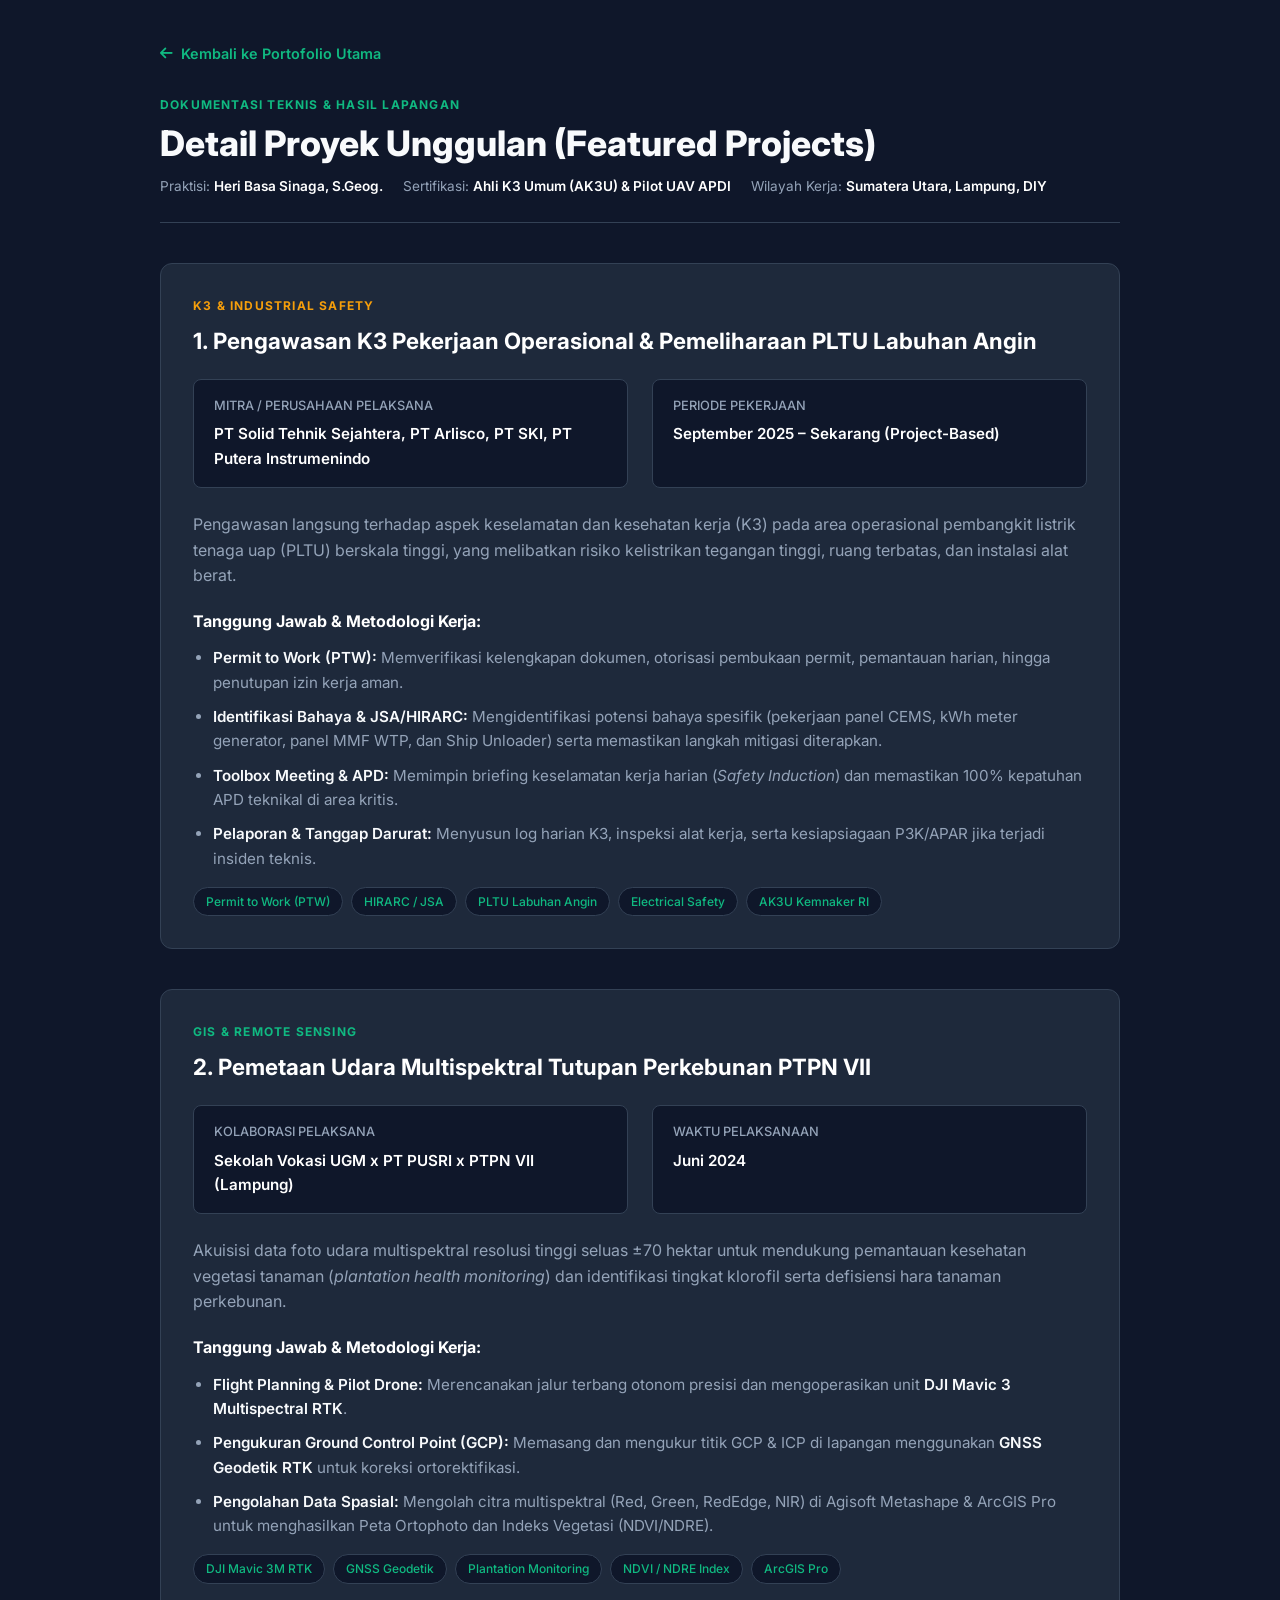
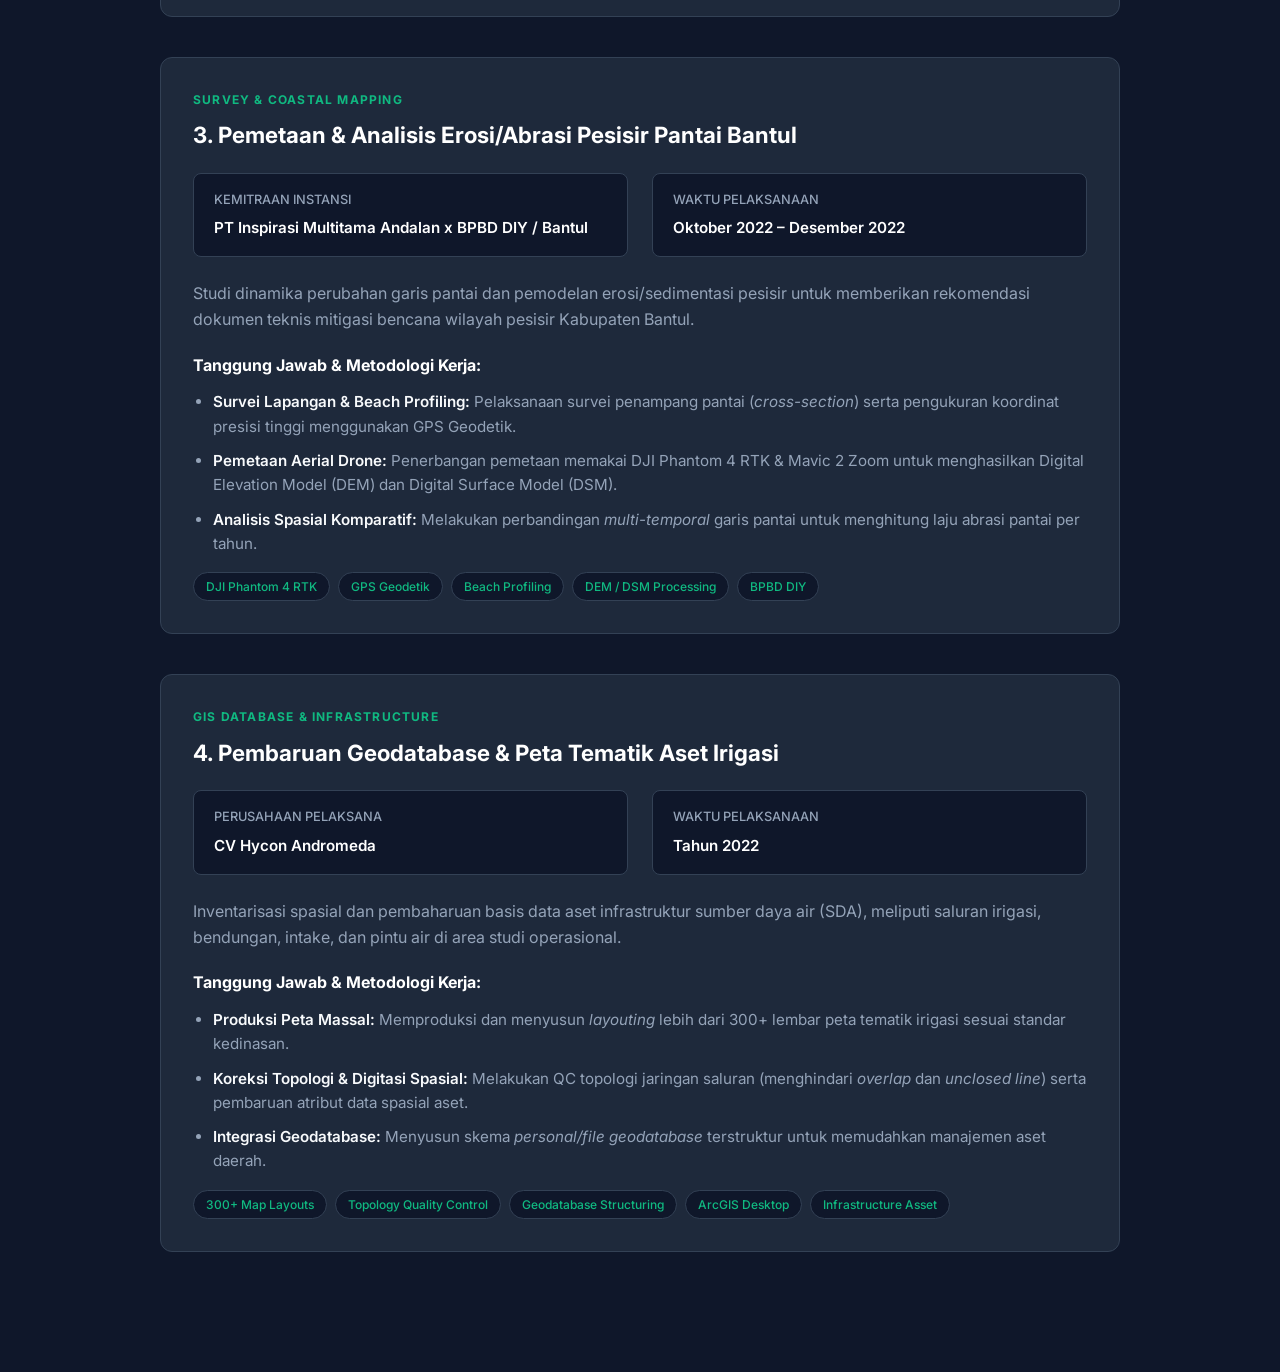
<file: asset/featured project/index.html>
<!DOCTYPE html>
<html lang="id">

<head>
    <meta charset="UTF-8">
    <meta name="viewport" content="width=device-width, initial-scale=1.0">
    <title>Detail Proyek Unggulan - Heri Basa Sinaga, S.Geog.</title>

    <!-- FontAwesome for Icons -->
    <link rel="stylesheet" href="https://cdnjs.cloudflare.com/ajax/libs/font-awesome/6.4.0/css/all.min.css">
    <!-- Google Fonts -->
    <link rel="preconnect" href="https://fonts.googleapis.com">
    <link rel="preconnect" href="https://fonts.gstatic.com" crossorigin>
    <link href="https://fonts.googleapis.com/css2?family=Inter:wght@300;400;500;600;700;800&display=swap"
        rel="stylesheet">

    <link rel="stylesheet" href="./style.css">
</head>

<body>

    <main class="container">
        <a href="../../index.html" class="back-btn">
            <i class="fa-solid fa-arrow-left" aria-hidden="true"></i> Kembali ke Portofolio Utama
        </a>

        <p class="section-tag green header-tag">Dokumentasi Teknis &amp; Hasil Lapangan</p>
        <h1 class="header-title">Detail Proyek Unggulan (Featured Projects)</h1>

        <div class="header-meta">
            <div>Praktisi: <span>Heri Basa Sinaga, S.Geog.</span></div>
            <div>Sertifikasi: <span>Ahli K3 Umum (AK3U) &amp; Pilot UAV APDI</span></div>
            <div>Wilayah Kerja: <span>Sumatera Utara, Lampung, DIY</span></div>
        </div>

        <!-- DETAIL PROYEK 1 -->
        <article class="detail-card" id="safety-pltu">
            <p class="section-tag amber">K3 &amp; Industrial Safety</p>
            <h2 class="card-title">1. Pengawasan K3 Pekerjaan Operasional &amp; Pemeliharaan PLTU Labuhan Angin</h2>

            <div class="grid-2">
                <div class="info-box">
                    <h3 class="info-box-label">Mitra / Perusahaan Pelaksana</h3>
                    <p class="info-box-value">PT Solid Tehnik Sejahtera, PT Arlisco, PT SKI, PT Putera Instrumenindo</p>
                </div>
                <div class="info-box">
                    <h3 class="info-box-label">Periode Pekerjaan</h3>
                    <p class="info-box-value">September 2025 &ndash; Sekarang (Project-Based)</p>
                </div>
            </div>

            <p class="card-lead">
                Pengawasan langsung terhadap aspek keselamatan dan kesehatan kerja (K3) pada area operasional
                pembangkit listrik tenaga uap (PLTU) berskala tinggi, yang melibatkan risiko kelistrikan tegangan
                tinggi, ruang terbatas, dan instalasi alat berat.
            </p>

            <h4 class="card-subtitle">Tanggung Jawab &amp; Metodologi Kerja:</h4>
            <ul class="card-list">
                <li><strong>Permit to Work (PTW):</strong> Memverifikasi kelengkapan dokumen, otorisasi pembukaan
                    permit, pemantauan harian, hingga penutupan izin kerja aman.</li>
                <li><strong>Identifikasi Bahaya &amp; JSA/HIRARC:</strong> Mengidentifikasi potensi bahaya spesifik
                    (pekerjaan panel CEMS, kWh meter generator, panel MMF WTP, dan Ship Unloader) serta memastikan
                    langkah mitigasi diterapkan.</li>
                <li><strong>Toolbox Meeting &amp; APD:</strong> Memimpin briefing keselamatan kerja harian
                    (<em>Safety Induction</em>) dan memastikan 100% kepatuhan APD teknikal di area kritis.</li>
                <li><strong>Pelaporan &amp; Tanggap Darurat:</strong> Menyusun log harian K3, inspeksi alat kerja,
                    serta kesiapsiagaan P3K/APAR jika terjadi insiden teknis.</li>
            </ul>

            <div class="tag-cloud">
                <span class="tag-item">Permit to Work (PTW)</span>
                <span class="tag-item">HIRARC / JSA</span>
                <span class="tag-item">PLTU Labuhan Angin</span>
                <span class="tag-item">Electrical Safety</span>
                <span class="tag-item">AK3U Kemnaker RI</span>
            </div>
        </article>

        <!-- DETAIL PROYEK 2 -->
        <article class="detail-card" id="drone-ptpn7">
            <p class="section-tag green">GIS &amp; Remote Sensing</p>
            <h2 class="card-title">2. Pemetaan Udara Multispektral Tutupan Perkebunan PTPN VII</h2>

            <div class="grid-2">
                <div class="info-box">
                    <h3 class="info-box-label">Kolaborasi Pelaksana</h3>
                    <p class="info-box-value">Sekolah Vokasi UGM x PT PUSRI x PTPN VII (Lampung)</p>
                </div>
                <div class="info-box">
                    <h3 class="info-box-label">Waktu Pelaksanaan</h3>
                    <p class="info-box-value">Juni 2024</p>
                </div>
            </div>

            <p class="card-lead">
                Akuisisi data foto udara multispektral resolusi tinggi seluas &plusmn;70 hektar untuk mendukung
                pemantauan kesehatan vegetasi tanaman (<em>plantation health monitoring</em>) dan identifikasi tingkat
                klorofil serta defisiensi hara tanaman perkebunan.
            </p>

            <h4 class="card-subtitle">Tanggung Jawab &amp; Metodologi Kerja:</h4>
            <ul class="card-list">
                <li><strong>Flight Planning &amp; Pilot Drone:</strong> Merencanakan jalur terbang otonom presisi dan
                    mengoperasikan unit <strong>DJI Mavic 3 Multispectral RTK</strong>.</li>
                <li><strong>Pengukuran Ground Control Point (GCP):</strong> Memasang dan mengukur titik GCP &amp; ICP
                    di lapangan menggunakan <strong>GNSS Geodetik RTK</strong> untuk koreksi ortorektifikasi.</li>
                <li><strong>Pengolahan Data Spasial:</strong> Mengolah citra multispektral (Red, Green, RedEdge, NIR)
                    di Agisoft Metashape &amp; ArcGIS Pro untuk menghasilkan Peta Ortophoto dan Indeks Vegetasi
                    (NDVI/NDRE).</li>
            </ul>

            <div class="tag-cloud">
                <span class="tag-item">DJI Mavic 3M RTK</span>
                <span class="tag-item">GNSS Geodetik</span>
                <span class="tag-item">Plantation Monitoring</span>
                <span class="tag-item">NDVI / NDRE Index</span>
                <span class="tag-item">ArcGIS Pro</span>
            </div>
        </article>

        <!-- DETAIL PROYEK 3 -->
        <article class="detail-card" id="abrasi-bantul">
            <p class="section-tag green">Survey &amp; Coastal Mapping</p>
            <h2 class="card-title">3. Pemetaan &amp; Analisis Erosi/Abrasi Pesisir Pantai Bantul</h2>

            <div class="grid-2">
                <div class="info-box">
                    <h3 class="info-box-label">Kemitraan Instansi</h3>
                    <p class="info-box-value">PT Inspirasi Multitama Andalan x BPBD DIY / Bantul</p>
                </div>
                <div class="info-box">
                    <h3 class="info-box-label">Waktu Pelaksanaan</h3>
                    <p class="info-box-value">Oktober 2022 &ndash; Desember 2022</p>
                </div>
            </div>

            <p class="card-lead">
                Studi dinamika perubahan garis pantai dan pemodelan erosi/sedimentasi pesisir untuk memberikan
                rekomendasi dokumen teknis mitigasi bencana wilayah pesisir Kabupaten Bantul.
            </p>

            <h4 class="card-subtitle">Tanggung Jawab &amp; Metodologi Kerja:</h4>
            <ul class="card-list">
                <li><strong>Survei Lapangan &amp; Beach Profiling:</strong> Pelaksanaan survei penampang pantai
                    (<em>cross-section</em>) serta pengukuran koordinat presisi tinggi menggunakan GPS Geodetik.</li>
                <li><strong>Pemetaan Aerial Drone:</strong> Penerbangan pemetaan memakai DJI Phantom 4 RTK &amp; Mavic
                    2 Zoom untuk menghasilkan Digital Elevation Model (DEM) dan Digital Surface Model (DSM).</li>
                <li><strong>Analisis Spasial Komparatif:</strong> Melakukan perbandingan <em>multi-temporal</em> garis
                    pantai untuk menghitung laju abrasi pantai per tahun.</li>
            </ul>

            <div class="tag-cloud">
                <span class="tag-item">DJI Phantom 4 RTK</span>
                <span class="tag-item">GPS Geodetik</span>
                <span class="tag-item">Beach Profiling</span>
                <span class="tag-item">DEM / DSM Processing</span>
                <span class="tag-item">BPBD DIY</span>
            </div>
        </article>

        <!-- DETAIL PROYEK 4 -->
        <article class="detail-card" id="hycon-irigasi">
            <p class="section-tag green">GIS Database &amp; Infrastructure</p>
            <h2 class="card-title">4. Pembaruan Geodatabase &amp; Peta Tematik Aset Irigasi</h2>

            <div class="grid-2">
                <div class="info-box">
                    <h3 class="info-box-label">Perusahaan Pelaksana</h3>
                    <p class="info-box-value">CV Hycon Andromeda</p>
                </div>
                <div class="info-box">
                    <h3 class="info-box-label">Waktu Pelaksanaan</h3>
                    <p class="info-box-value">Tahun 2022</p>
                </div>
            </div>

            <p class="card-lead">
                Inventarisasi spasial dan pembaharuan basis data aset infrastruktur sumber daya air (SDA), meliputi
                saluran irigasi, bendungan, intake, dan pintu air di area studi operasional.
            </p>

            <h4 class="card-subtitle">Tanggung Jawab &amp; Metodologi Kerja:</h4>
            <ul class="card-list">
                <li><strong>Produksi Peta Massal:</strong> Memproduksi dan menyusun <em>layouting</em> lebih dari 300+
                    lembar peta tematik irigasi sesuai standar kedinasan.</li>
                <li><strong>Koreksi Topologi &amp; Digitasi Spasial:</strong> Melakukan QC topologi jaringan saluran
                    (menghindari <em>overlap</em> dan <em>unclosed line</em>) serta pembaruan atribut data spasial aset.
                </li>
                <li><strong>Integrasi Geodatabase:</strong> Menyusun skema <em>personal/file geodatabase</em>
                    terstruktur untuk memudahkan manajemen aset daerah.</li>
            </ul>

            <div class="tag-cloud">
                <span class="tag-item">300+ Map Layouts</span>
                <span class="tag-item">Topology Quality Control</span>
                <span class="tag-item">Geodatabase Structuring</span>
                <span class="tag-item">ArcGIS Desktop</span>
                <span class="tag-item">Infrastructure Asset</span>
            </div>
        </article>

    </main>

    <script type="module" src="./script.js"></script>
</body>

</html>
</file>
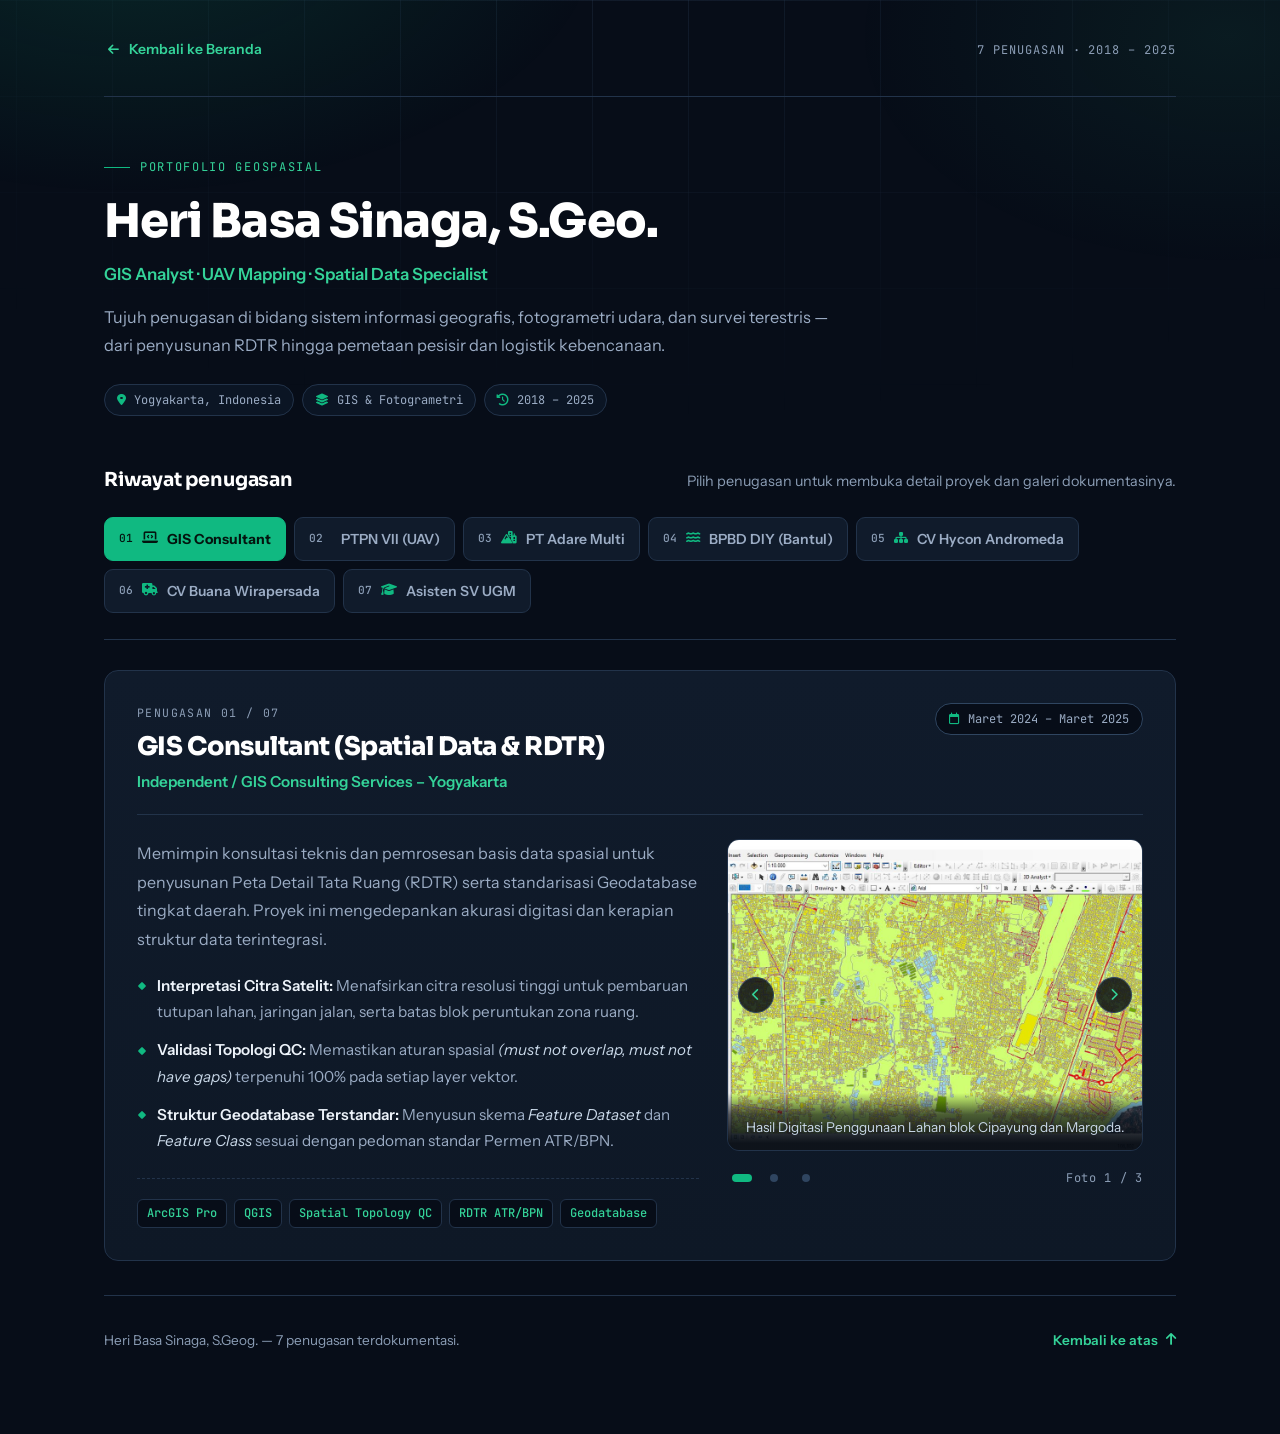
<file: asset/pengalaman/gis/index.html>
<!DOCTYPE html>
<html lang="id">

<head>
  <meta charset="UTF-8" />
  <meta name="viewport" content="width=device-width, initial-scale=1.0" />
  <link data-mgx-overview="icon" rel="icon" media="(prefers-color-scheme: light)"
    href="https://public-frontend-1300249583.cos.ap-nanjing.myqcloud.com/commonfile/defautl_logo_light.png" />
  <link data-mgx-overview="dark-icon" rel="icon" media="(prefers-color-scheme: dark)"
    href="https://public-frontend-1300249583.cos.ap-nanjing.myqcloud.com/commonfile/defautl_logo_dark.png" />
  <title data-mgx-overview="title">Pengalaman GIS — Heri Basa Sinaga, S.Geog.</title>
  <meta data-mgx-overview="description" name="description"
    content="Portofolio pengalaman Heri Basa Sinaga, S.Geog. di bidang GIS, fotogrametri UAV, survei terestris, dan pemetaan kebencanaan." />
  <meta data-mgx-overview="og:title" property="og:title" content="Pengalaman GIS — Heri Basa Sinaga, S.Geog." />
  <meta data-mgx-overview="og:description" property="og:description"
    content="Portofolio pengalaman di bidang GIS, fotogrametri UAV, survei terestris, dan pemetaan kebencanaan." />
  <meta data-mgx-overview="og:image" property="og:image"
    content="https://public-frontend-1300249583.cos.ap-nanjing.myqcloud.com/commonfile/defautl_logo_light.png" />
  <meta data-mgx-overview="twitter:title" name="twitter:title" content="Pengalaman GIS — Heri Basa Sinaga, S.Geog." />
  <meta data-mgx-overview="twitter:description" name="twitter:description"
    content="Portofolio pengalaman di bidang GIS, fotogrametri UAV, survei terestris, dan pemetaan kebencanaan." />
  <meta data-mgx-overview="twitter:image" name="twitter:image"
    content="https://public-frontend-1300249583.cos.ap-nanjing.myqcloud.com/commonfile/defautl_logo_light.png" />
  <link rel="preconnect" href="https://fonts.googleapis.com" />
  <link rel="preconnect" href="https://fonts.gstatic.com" crossorigin />
  <link
    href="https://fonts.googleapis.com/css2?family=Sora:wght@600;700;800&family=Instrument+Sans:wght@400;500;600;700&family=JetBrains+Mono:wght@400;500;600&display=swap"
    rel="stylesheet" />
  <link rel="stylesheet" href="https://cdnjs.cloudflare.com/ajax/libs/font-awesome/6.5.2/css/all.min.css" />
  <link rel="stylesheet" href="./style.css" />
</head>

<body id="top">
  <a class="skip-link" href="#detail-panel">Lewati ke detail pengalaman</a>

  <div class="survey-grid" aria-hidden="true"></div>
  <div class="glow" aria-hidden="true"></div>

  <div class="container">
    <nav class="topbar" aria-label="Navigasi halaman">
      <a class="back-btn" href="../../../index.html">
        <i class="fa-solid fa-arrow-left" aria-hidden="true"></i>
        <span>Kembali ke Beranda</span>
      </a>
      <span class="topbar-meta">7 penugasan · 2018 – 2025</span>
    </nav>

    <header class="page-head">
      <p class="eyebrow">Portofolio Geospasial</p>
      <h1 class="page-title">Heri Basa Sinaga, S.Geo.</h1>
      <p class="page-role">GIS Analyst · UAV Mapping · Spatial Data Specialist</p>
      <p class="page-intro">
        Tujuh penugasan di bidang sistem informasi geografis, fotogrametri udara, dan survei terestris — dari
        penyusunan RDTR hingga pemetaan pesisir dan logistik kebencanaan.
      </p>
      <ul class="profile-facts">
        <li>
          <i class="fa-solid fa-location-dot" aria-hidden="true"></i>
          <span>Yogyakarta, Indonesia</span>
        </li>
        <li>
          <i class="fa-solid fa-layer-group" aria-hidden="true"></i>
          <span>GIS &amp; Fotogrametri</span>
        </li>
        <li>
          <i class="fa-solid fa-clock-rotate-left" aria-hidden="true"></i>
          <span>2018 – 2025</span>
        </li>
      </ul>
    </header>

    <section class="timeline" aria-labelledby="timeline-heading">
      <div class="section-head">
        <h2 id="timeline-heading" class="section-title">Riwayat penugasan</h2>
        <p class="section-hint">Pilih penugasan untuk membuka detail proyek dan galeri dokumentasinya.</p>
      </div>

      <div class="tab-nav" role="tablist" aria-label="Riwayat pengalaman">
        <button class="tab-btn" type="button" role="tab" id="tab-exp-1" aria-controls="panel-exp-1"
          aria-selected="true" data-target="panel-exp-1">
          <span class="tab-index" aria-hidden="true">01</span>
          <i class="fa-solid fa-laptop-code" aria-hidden="true"></i>
          <span class="tab-label">GIS Consultant</span>
        </button>
        <button class="tab-btn" type="button" role="tab" id="tab-exp-2" aria-controls="panel-exp-2"
          aria-selected="false" tabindex="-1" data-target="panel-exp-2">
          <span class="tab-index" aria-hidden="true">02</span>
          <i class="fa-solid fa-drone" aria-hidden="true"></i>
          <span class="tab-label">PTPN VII (UAV)</span>
        </button>
        <button class="tab-btn" type="button" role="tab" id="tab-exp-3" aria-controls="panel-exp-3"
          aria-selected="false" tabindex="-1" data-target="panel-exp-3">
          <span class="tab-index" aria-hidden="true">03</span>
          <i class="fa-solid fa-mountain-city" aria-hidden="true"></i>
          <span class="tab-label">PT Adare Multi</span>
        </button>
        <button class="tab-btn" type="button" role="tab" id="tab-exp-4" aria-controls="panel-exp-4"
          aria-selected="false" tabindex="-1" data-target="panel-exp-4">
          <span class="tab-index" aria-hidden="true">04</span>
          <i class="fa-solid fa-water" aria-hidden="true"></i>
          <span class="tab-label">BPBD DIY (Bantul)</span>
        </button>
        <button class="tab-btn" type="button" role="tab" id="tab-exp-5" aria-controls="panel-exp-5"
          aria-selected="false" tabindex="-1" data-target="panel-exp-5">
          <span class="tab-index" aria-hidden="true">05</span>
          <i class="fa-solid fa-sitemap" aria-hidden="true"></i>
          <span class="tab-label">CV Hycon Andromeda</span>
        </button>
        <button class="tab-btn" type="button" role="tab" id="tab-exp-6" aria-controls="panel-exp-6"
          aria-selected="false" tabindex="-1" data-target="panel-exp-6">
          <span class="tab-index" aria-hidden="true">06</span>
          <i class="fa-solid fa-truck-medical" aria-hidden="true"></i>
          <span class="tab-label">CV Buana Wirapersada</span>
        </button>
        <button class="tab-btn" type="button" role="tab" id="tab-exp-7" aria-controls="panel-exp-7"
          aria-selected="false" tabindex="-1" data-target="panel-exp-7">
          <span class="tab-index" aria-hidden="true">07</span>
          <i class="fa-solid fa-graduation-cap" aria-hidden="true"></i>
          <span class="tab-label">Asisten SV UGM</span>
        </button>
      </div>
    </section>

    <main id="detail-panel" class="panel" tabindex="-1">

      <!-- ============ 1. GIS Consultant ============ -->
      <section class="panel-view" id="panel-exp-1" role="tabpanel" aria-labelledby="tab-exp-1">
        <header class="role-head">
          <div>
            <span class="role-kicker">Penugasan 01 / 07</span>
            <h2 class="role-title">GIS Consultant (Spatial Data &amp; RDTR)</h2>
            <p class="company">Independent / GIS Consulting Services – Yogyakarta</p>
          </div>
          <p class="date-badge">
            <i class="fa-regular fa-calendar" aria-hidden="true"></i>
            <span>Maret 2024 – Maret 2025</span>
          </p>
        </header>

        <div class="panel-grid">
          <div class="description">
            <p>
              Memimpin konsultasi teknis dan pemrosesan basis data spasial untuk penyusunan Peta Detail Tata Ruang
              (RDTR) serta standarisasi Geodatabase tingkat daerah. Proyek ini mengedepankan akurasi digitasi dan
              kerapian struktur data terintegrasi.
            </p>
            <ul class="highlights">
              <li>
                <strong>Interpretasi Citra Satelit:</strong> Menafsirkan citra resolusi tinggi untuk pembaruan tutupan
                lahan, jaringan jalan, serta batas blok peruntukan zona ruang.
              </li>
              <li>
                <strong>Validasi Topologi QC:</strong> Memastikan aturan spasial <em>(must not overlap, must not have
                  gaps)</em> terpenuhi 100% pada setiap layer vektor.
              </li>
              <li>
                <strong>Struktur Geodatabase Terstandar:</strong> Menyusun skema <em>Feature Dataset</em> dan
                <em>Feature Class</em> sesuai dengan pedoman standar Permen ATR/BPN.
              </li>
            </ul>
            <ul class="tech-list" aria-label="Perangkat dan keahlian">
              <li>ArcGIS Pro</li>
              <li>QGIS</li>
              <li>Spatial Topology QC</li>
              <li>RDTR ATR/BPN</li>
              <li>Geodatabase</li>
            </ul>
          </div>

          <div class="gallery" data-gallery>
            <div class="slider" data-slider>
              <button class="slider-btn prev" type="button" data-step="-1" aria-label="Foto sebelumnya">
                <i class="fa-solid fa-chevron-left" aria-hidden="true"></i>
              </button>
              <button class="slider-btn next" type="button" data-step="1" aria-label="Foto berikutnya">
                <i class="fa-solid fa-chevron-right" aria-hidden="true"></i>
              </button>
              <div class="slide-track" data-track>
                <div class="slide" role="group" aria-roledescription="slide" aria-label="1 dari 3: Digitasi citra RDTR">
                  <img src="../../../image/1/hasil digitasi.JPG" width="1024" height="768"
                    alt="Layar GIS dengan citra satelit dan poligon zonasi RDTR" />
                  <div class="slide-caption">Hasil Digitasi Penggunaan Lahan blok Cipayung dan Margoda.</div>
                </div>
                <div class="slide" role="group" aria-roledescription="slide" aria-label="2 dari 3: Validasi topologi QC">
                  <img src="../../../image/1/cipayung.JPG" width="1024" height="768" loading="lazy"
                    alt="Pemeriksaan kesalahan topologi pada peta vektor" />
                  <div class="slide-caption">Penyusunan Feature Class Blok Cipayung</div>
                </div>
                <div class="slide" role="group" aria-roledescription="slide" aria-label="3 dari 3: Struktur geodatabase">
                  <img src="../../../image/1/toponimi.png" width="1024" height="768" loading="lazy"
                    alt="Katalog geodatabase dan tabel atribut di layar" />
                  <div class="slide-caption">Topologi Rules standar BIG.</div>
                </div>
              </div>
            </div>
            <div class="gallery-meta">
              <div class="dots" role="tablist" aria-label="Pilih foto galeri">
                <button class="dot" type="button" role="tab" data-index="0" aria-label="Foto 1" aria-current="true"></button>
                <button class="dot" type="button" role="tab" data-index="1" aria-label="Foto 2" aria-current="false"></button>
                <button class="dot" type="button" role="tab" data-index="2" aria-label="Foto 3" aria-current="false"></button>
              </div>
              <p class="counter" aria-live="polite" data-counter>Foto 1 / 3</p>
            </div>
          </div>
        </div>
      </section>

      <!-- ============ 2. PTPN VII ============ -->
      <section class="panel-view" id="panel-exp-2" role="tabpanel" aria-labelledby="tab-exp-2" hidden>
        <header class="role-head">
          <div>
            <span class="role-kicker">Penugasan 02 / 07</span>
            <h2 class="role-title">Lead UAV Multispektral Pilot &amp; GIS Analyst</h2>
            <p class="company">Sekolah Vokasi UGM × PT PUSRI &amp; PTPN VII – Lampung</p>
          </div>
          <p class="date-badge">
            <i class="fa-regular fa-calendar" aria-hidden="true"></i>
            <span>Juni 2024</span>
          </p>
        </header>

        <div class="panel-grid">
          <div class="description">
            <p>
              Memimpin seluruh rangkaian misi pemetaan udara menggunakan drone multispektral khusus agrikultur untuk
              analisis kesehatan tanaman perkebunan seluas ±70 hektar di Lampung secara efisien dan presisi.
            </p>
            <ul class="highlights">
              <li>
                <strong>Flight Planning &amp; Akuisisi:</strong> Menganalisis kondisi medan, menentukan jalur terbang
                otonom, dan mengoperasikan unit <strong>DJI Mavic 3 Multispectral RTK</strong>.
              </li>
              <li>
                <strong>Pengukuran GCP/ICP Geodetik:</strong> Mengukur titik kontrol tanah mengandalkan
                <strong>GNSS Geodetik RTK</strong> untuk tingkat koreksi posisi sentimeter.
              </li>
              <li>
                <strong>Ekstraksi Indeks Vegetasi:</strong> Mengolah pita spektral NIR dan RedEdge untuk menghasilkan
                peta analisis tingkat klorofil tanaman (NDVI &amp; NDRE).
              </li>
            </ul>
            <ul class="tech-list" aria-label="Perangkat dan keahlian">
              <li>DJI Mavic 3M RTK</li>
              <li>GNSS Geodetik</li>
              <li>Agisoft Metashape</li>
              <li>NDVI / NDRE</li>
              <li>ArcGIS Pro</li>
            </ul>
          </div>

          <div class="gallery" data-gallery>
            <div class="slider" data-slider>
              <button class="slider-btn prev" type="button" data-step="-1" aria-label="Foto sebelumnya">
                <i class="fa-solid fa-chevron-left" aria-hidden="true"></i>
              </button>
              <button class="slider-btn next" type="button" data-step="1" aria-label="Foto berikutnya">
                <i class="fa-solid fa-chevron-right" aria-hidden="true"></i>
              </button>
              <div class="slide-track" data-track>
                <div class="slide" role="group" aria-roledescription="slide" aria-label="1 dari 3: Operasional drone">
                  <img src="../../../image/2/area kajian.jpg" width="1024" height="768" loading="lazy"
                    alt="Drone multispektral bersiap lepas landas di perkebunan" />
                  <div class="slide-caption">Area Kajian dan Persebaran Titik GCP</div>
                </div>
                <div class="slide" role="group" aria-roledescription="slide" aria-label="2 dari 3: Pengukuran GCP">
                  <img src="../../../image/2/lapangan.jpeg" width="1024" height="768" loading="lazy"
                    alt="Receiver GNSS geodetik di atas tripod untuk titik kontrol tanah" />
                  <div class="slide-caption">Persiapan lepas landas unit UAV multispektral di lapangan</div>
                </div>
                <div class="slide" role="group" aria-roledescription="slide" aria-label="3 dari 3: Peta indeks vegetasi">
                  <img src="../../../image/2/pengambilan gcp.jpg" width="1024" height="768" loading="lazy"
                    alt="Peta indeks vegetasi NDVI perkebunan" />
                  <div class="slide-caption">Pengambilan koordinat presisi GCP menggunakan GPS Geodetik</div>
                </div>
              </div>
            </div>
            <div class="gallery-meta">
              <div class="dots" role="tablist" aria-label="Pilih foto galeri">
                <button class="dot" type="button" role="tab" data-index="0" aria-label="Foto 1" aria-current="true"></button>
                <button class="dot" type="button" role="tab" data-index="1" aria-label="Foto 2" aria-current="false"></button>
                <button class="dot" type="button" role="tab" data-index="2" aria-label="Foto 3" aria-current="false"></button>
              </div>
              <p class="counter" aria-live="polite" data-counter>Foto 1 / 3</p>
            </div>
          </div>
        </div>
      </section>

      <!-- ============ 3. PT Adare Multi Service ============ -->
      <section class="panel-view" id="panel-exp-3" role="tabpanel" aria-labelledby="tab-exp-3" hidden>
        <header class="role-head">
          <div>
            <span class="role-kicker">Penugasan 03 / 07</span>
            <h2 class="role-title">GIS &amp; UAV Mapping Specialist</h2>
            <p class="company">PT Adare Multi Service</p>
          </div>
          <p class="date-badge">
            <i class="fa-regular fa-calendar" aria-hidden="true"></i>
            <span>Desember 2022 – Agustus 2024</span>
          </p>
        </header>

        <div class="panel-grid">
          <div class="description">
            <p>
              Bertanggung jawab dalam pemrosesan data geospasial fotogrametri foto udara untuk mendukung penyusunan
              dokumen Analisis Mengenai Dampak Lingkungan (AMDAL) serta pemantauan area pertambangan.
            </p>
            <ul class="highlights">
              <li>
                <strong>Pemrosesan Model Elevasi:</strong> Mengolah ribuan foto udara menjadi Ortofoto presisi, Digital
                Elevation Model (DEM), dan Digital Surface Model (DSM).
              </li>
              <li>
                <strong>Analisis Spasial AMDAL:</strong> Menyusun peta rona awal lingkungan, analisis perubahan tutupan
                lahan, dan pemetaan batas wilayah pemantauan.
              </li>
              <li>
                <strong>Studi Volume &amp; Kontur:</strong> Melakukan perhitungan estimasi <em>cut and fill</em> serta
                pembuatan garis kontur topografi detail.
              </li>
            </ul>
            <ul class="tech-list" aria-label="Perangkat dan keahlian">
              <li>Agisoft Metashape</li>
              <li>DEM / DSM</li>
              <li>Dokumen AMDAL</li>
              <li>Ortofoto Udara</li>
              <li>ArcMap / ArcGIS</li>
            </ul>
          </div>

          <div class="gallery" data-gallery>
            <div class="slider" data-slider>
              <button class="slider-btn prev" type="button" data-step="-1" aria-label="Foto sebelumnya">
                <i class="fa-solid fa-chevron-left" aria-hidden="true"></i>
              </button>
              <button class="slider-btn next" type="button" data-step="1" aria-label="Foto berikutnya">
                <i class="fa-solid fa-chevron-right" aria-hidden="true"></i>
              </button>
              <div class="slide-track" data-track>
                <div class="slide" role="group" aria-roledescription="slide" aria-label="1 dari 3: Ortofoto udara">
                  <img src="../../../image/3/jalur terbagn.jpeg" width="1024" height="768" loading="lazy"
                    alt="Mozaik ortofoto udara kawasan tambang terbuka" />
                  <div class="slide-caption">Perencanaan Jalur Terbang.</div>
                </div>
                <div class="slide" role="group" aria-roledescription="slide" aria-label="2 dari 3: Pemodelan DEM DSM">
                  <img src="../../../image/3/ortho.JPG" width="1024" height="768" loading="lazy"
                    alt="Model elevasi digital tiga dimensi kawasan tambang" />
                  <div class="slide-caption">Hasil Pengolah Orthopoto Area Kajian</div>
                </div>
                <div class="slide" role="group" aria-roledescription="slide" aria-label="3 dari 3: Peta AMDAL">
                  <img src="../../../image/3/tps.jpg" width="1024" height="768" loading="lazy"
                    alt="Lembar peta tematik lingkungan dokumen AMDAL" />
                  <div class="slide-caption">Foto Udara Area Pabrik Tiga Pilar Sejahtera Food</div>
                </div>
              </div>
            </div>
            <div class="gallery-meta">
              <div class="dots" role="tablist" aria-label="Pilih foto galeri">
                <button class="dot" type="button" role="tab" data-index="0" aria-label="Foto 1" aria-current="true"></button>
                <button class="dot" type="button" role="tab" data-index="1" aria-label="Foto 2" aria-current="false"></button>
                <button class="dot" type="button" role="tab" data-index="2" aria-label="Foto 3" aria-current="false"></button>
              </div>
              <p class="counter" aria-live="polite" data-counter>Foto 1 / 3</p>
            </div>
          </div>
        </div>
      </section>

      <!-- ============ 4. BPBD DIY / Bantul ============ -->
      <section class="panel-view" id="panel-exp-4" role="tabpanel" aria-labelledby="tab-exp-4" hidden>
        <header class="role-head">
          <div>
            <span class="role-kicker">Penugasan 04 / 07</span>
            <h2 class="role-title">GIS &amp; UAV Coastal Mapping Specialist</h2>
            <p class="company">PT Inspirasi Multitama Andalan × BPBD DIY</p>
          </div>
          <p class="date-badge">
            <i class="fa-regular fa-calendar" aria-hidden="true"></i>
            <span>Oktober 2022 – Desember 2022</span>
          </p>
        </header>

        <div class="panel-grid">
          <div class="description">
            <p>
              Melaksanakan akuisisi data lapangan dan pemetaan spasial dinamika pesisir pantai Kabupaten Bantul untuk
              studi erosi, abrasi, serta penyusunan rekomendasi mitigasi bencana BPBD DIY.
            </p>
            <ul class="highlights">
              <li>
                <strong>Survei Terestris &amp; Profiling:</strong> Melakukan pengukuran penampang pantai
                (<em>beach profiling</em>) dan GCP menggunakan GNSS Geodetik.
              </li>
              <li>
                <strong>Pemetaan Udara Pesisir:</strong> Mengoperasikan drone Phantom 4 RTK di sepanjang garis pantai
                untuk mendapatkan ortofoto terkini.
              </li>
              <li>
                <strong>Analisis Perubahan Multi-Temporal:</strong> Membandingkan data garis pantai terdahulu dan
                terkini guna mengukur laju abrasi per tahun.
              </li>
            </ul>
            <ul class="tech-list" aria-label="Perangkat dan keahlian">
              <li>Phantom 4 RTK</li>
              <li>GNSS Geodetik</li>
              <li>Beach Profiling</li>
              <li>Abrasi Pesisir</li>
              <li>BPBD DIY</li>
            </ul>
          </div>

          <div class="gallery" data-gallery>
            <div class="slider" data-slider>
              <button class="slider-btn prev" type="button" data-step="-1" aria-label="Foto sebelumnya">
                <i class="fa-solid fa-chevron-left" aria-hidden="true"></i>
              </button>
              <button class="slider-btn next" type="button" data-step="1" aria-label="Foto berikutnya">
                <i class="fa-solid fa-chevron-right" aria-hidden="true"></i>
              </button>
              <div class="slide-track" data-track>
                <div class="slide" role="group" aria-roledescription="slide" aria-label="1 dari 3: Beach profiling">
                  <img src="../../../image/4/jalur.jpeg" width="1024" height="768" loading="lazy"
                    alt="Tim survei mengukur penampang pantai dengan total station" />
                  <div class="slide-caption">Pembuatan Jalur Terbang Pantai Pandansimo</div>
                </div>
                <div class="slide" role="group" aria-roledescription="slide" aria-label="2 dari 3: Perubahan garis pantai">
                  <img src="../../../image/4/gcp.png" width="1024" height="768" loading="lazy"
                    alt="Peta perubahan garis pantai multi-temporal" />
                  <div class="slide-caption">Pengukuran Titik GCP di Pantai Pandansimo</div>
                </div>
                <div class="slide" role="group" aria-roledescription="slide" aria-label="3 dari 3: Kawasan rawan abrasi">
                  <img src="../../../image/4/ortho.jpg" width="1024" height="768" loading="lazy"
                    alt="Peta zona risiko bencana abrasi pesisir" />
                  <div class="slide-caption">Hasil Pengolahan Orthopoto Pantai Depok Bantul</div>
                </div>
              </div>
            </div>
            <div class="gallery-meta">
              <div class="dots" role="tablist" aria-label="Pilih foto galeri">
                <button class="dot" type="button" role="tab" data-index="0" aria-label="Foto 1" aria-current="true"></button>
                <button class="dot" type="button" role="tab" data-index="1" aria-label="Foto 2" aria-current="false"></button>
                <button class="dot" type="button" role="tab" data-index="2" aria-label="Foto 3" aria-current="false"></button>
              </div>
              <p class="counter" aria-live="polite" data-counter>Foto 1 / 3</p>
            </div>
          </div>
        </div>
      </section>

      <!-- ============ 5. CV Hycon Andromeda ============ -->
      <section class="panel-view" id="panel-exp-5" role="tabpanel" aria-labelledby="tab-exp-5" hidden>
        <header class="role-head">
          <div>
            <span class="role-kicker">Penugasan 05 / 07</span>
            <h2 class="role-title">GIS Specialist &amp; Data Processor</h2>
            <p class="company">CV Hycon Andromeda</p>
          </div>
          <p class="date-badge">
            <i class="fa-regular fa-calendar" aria-hidden="true"></i>
            <span>Tahun 2022</span>
          </p>
        </header>

        <div class="panel-grid">
          <div class="description">
            <p>
              Mengelola basis data spasial aset jaringan irigasi dan bangunan air untuk pembaharuan sistem informasi
              geografis infrastruktur Sumber Daya Air (SDA).
            </p>
            <ul class="highlights">
              <li>
                <strong>Produksi Peta Massal:</strong> Menyusun <em>layout</em> peta tematik irigasi sebanyak
                <strong>300+ lembar</strong> sesuai petunjuk teknis kedinasan.
              </li>
              <li>
                <strong>Digitasi &amp; Topologi QC:</strong> Memperbaiki konektivitas jaringan saluran (primer,
                sekunder, tersier) dan titik bangunan air (intake, bendung, pintu).
              </li>
              <li>
                <strong>Atribut Geodatabase:</strong> Melakukan pencocokan dan pengisian atribut spasial hasil
                inventarisasi lapangan.
              </li>
            </ul>
            <ul class="tech-list" aria-label="Perangkat dan keahlian">
              <li>300+ Layout Peta</li>
              <li>Geodatabase Irigasi</li>
              <li>Digitasi Spasial</li>
              <li>Asset Mapping</li>
            </ul>
          </div>

          <div class="gallery" data-gallery>
            <div class="slider" data-slider>
              <button class="slider-btn prev" type="button" data-step="-1" aria-label="Foto sebelumnya">
                <i class="fa-solid fa-chevron-left" aria-hidden="true"></i>
              </button>
              <button class="slider-btn next" type="button" data-step="1" aria-label="Foto berikutnya">
                <i class="fa-solid fa-chevron-right" aria-hidden="true"></i>
              </button>
              <div class="slide-track" data-track>
                <div class="slide" role="group" aria-roledescription="slide" aria-label="1 dari 3: Layout peta irigasi">
                  <img src="../../../image/5/Survey.png" width="1024" height="768" loading="lazy"
                    alt="Tumpukan lembar peta irigasi tercetak di meja gambar" />
                  <div class="slide-caption">Data Hasil Survey Lapangan.</div>
                </div>
                <div class="slide" role="group" aria-roledescription="slide" aria-label="2 dari 3: Topologi jaringan saluran">
                  <img src="../../../image/5/digitasi.png" width="1024" height="768" loading="lazy"
                    alt="Peta jaringan saluran irigasi primer sekunder tersier" />
                  <div class="slide-caption">Digitasi spasial saluran air &amp; perbaikan topologi garis.</div>
                </div>
                <div class="slide" role="group" aria-roledescription="slide" aria-label="3 dari 3: Tabel atribut aset">
                  <img src="../../../image/5/peta.jpg" width="1024" height="768" loading="lazy"
                    alt="Tabel atribut basis data aset irigasi di layar" />
                  <div class="slide-caption">Layout Peta Saluran Pembuangan Wilayah Kroya, Cilacap</div>
                </div>
              </div>
            </div>
            <div class="gallery-meta">
              <div class="dots" role="tablist" aria-label="Pilih foto galeri">
                <button class="dot" type="button" role="tab" data-index="0" aria-label="Foto 1" aria-current="true"></button>
                <button class="dot" type="button" role="tab" data-index="1" aria-label="Foto 2" aria-current="false"></button>
                <button class="dot" type="button" role="tab" data-index="2" aria-label="Foto 3" aria-current="false"></button>
              </div>
              <p class="counter" aria-live="polite" data-counter>Foto 1 / 3</p>
            </div>
          </div>
        </div>
      </section>

      <!-- ============ 6. CV Buana Wirapersada ============ -->
      <section class="panel-view" id="panel-exp-6" role="tabpanel" aria-labelledby="tab-exp-6" hidden>
        <header class="role-head">
          <div>
            <span class="role-kicker">Penugasan 06 / 07</span>
            <h2 class="role-title">Field Survey Team Leader (Disaster Logistics)</h2>
            <p class="company">CV Buana Wirapersada × BPBD DIY</p>
          </div>
          <p class="date-badge">
            <i class="fa-regular fa-calendar" aria-hidden="true"></i>
            <span>Agustus 2021 – Desember 2021</span>
          </p>
        </header>

        <div class="panel-grid">
          <div class="description">
            <p>
              Memimpin tim survei lapangan dalam proyek pemetaan spasial analisis pemenuhan logistik kebencanaan di
              seluruh wilayah Provinsi Daerah Istimewa Yogyakarta.
            </p>
            <ul class="highlights">
              <li>
                <strong>Manajemen Tim &amp; Koordinasi:</strong> Mengoordinasikan tim survei serta berkolaborasi dengan
                BPBD DIY, Dinas Kesehatan, dan Dinsos.
              </li>
              <li>
                <strong>Survei Posko &amp; Logistik:</strong> Mengumpulkan data koordinat dan kapasitas gudang logistik
                tanggap darurat di tingkat kabupaten/kota.
              </li>
              <li>
                <strong>Pemodelan Spasial Logistik:</strong> Menyusun peta distribusi keterjangkauan bantuan logistik
                saat terjadi bencana alam.
              </li>
            </ul>
            <ul class="tech-list" aria-label="Perangkat dan keahlian">
              <li>Disaster Logistics</li>
              <li>Field Team Leader</li>
              <li>Spatial Data Integration</li>
              <li>BPBD DIY</li>
            </ul>
          </div>

          <div class="gallery" data-gallery>
            <div class="slider" data-slider>
              <button class="slider-btn prev" type="button" data-step="-1" aria-label="Foto sebelumnya">
                <i class="fa-solid fa-chevron-left" aria-hidden="true"></i>
              </button>
              <button class="slider-btn next" type="button" data-step="1" aria-label="Foto berikutnya">
                <i class="fa-solid fa-chevron-right" aria-hidden="true"></i>
              </button>
              <div class="slide-track" data-track>
                <div class="slide" role="group" aria-roledescription="slide" aria-label="1 dari 3: Tim survei lapangan">
                  <img src="../../../image/6/logistik1.jpg" width="1024" height="768" loading="lazy"
                    alt="Tim survei lapangan berkoordinasi di halaman kantor instansi" />
                  <div class="slide-caption">Visual Peta Pemenuhan Logistik Kebutuhan Paket Pangan Bencana DIY</div>
                </div>
                <div class="slide" role="group" aria-roledescription="slide" aria-label="2 dari 3: Peta posko dan gudang">
                  <img src="../../../image/6/logistik.jpg" width="1024" height="768" loading="lazy"
                    alt="Peta persebaran titik posko dan gudang logistik" />
                  <div class="slide-caption">Hasil Layouting Peta Pemenuhan Logistik Kebutuhan Paket Pangan</div>
                </div>
                <div class="slide" role="group" aria-roledescription="slide" aria-label="3 dari 3: Aksesibilitas logistik">
                  <img src="../../../image/6/sosialisasi.jpg" width="1024" height="768" loading="lazy"
                    alt="Peta zona jangkauan waktu tempuh distribusi bantuan" />
                  <div class="slide-caption">Dokumentasi Sosialisasi Kajian Pemenuhan Logistik Penanggulangan Bencana DIY Tahun 2021</div>
                </div>
              </div>
            </div>
            <div class="gallery-meta">
              <div class="dots" role="tablist" aria-label="Pilih foto galeri">
                <button class="dot" type="button" role="tab" data-index="0" aria-label="Foto 1" aria-current="true"></button>
                <button class="dot" type="button" role="tab" data-index="1" aria-label="Foto 2" aria-current="false"></button>
                <button class="dot" type="button" role="tab" data-index="2" aria-label="Foto 3" aria-current="false"></button>
              </div>
              <p class="counter" aria-live="polite" data-counter>Foto 1 / 3</p>
            </div>
          </div>
        </div>
      </section>

      <!-- ============ 7. Asisten SV UGM ============ -->
      <section class="panel-view" id="panel-exp-7" role="tabpanel" aria-labelledby="tab-exp-7" hidden>
        <header class="role-head">
          <div>
            <span class="role-kicker">Penugasan 07 / 07</span>
            <h2 class="role-title">Academic &amp; Research Assistant</h2>
            <p class="company">Sekolah Vokasi Universitas Gadjah Mada (UGM)</p>
          </div>
          <p class="date-badge">
            <i class="fa-regular fa-calendar" aria-hidden="true"></i>
            <span>Tahun 2018 – 2024</span>
          </p>
        </header>

        <div class="panel-grid">
          <div class="description">
            <p>
              Mendampingi dosen dalam kegiatan praktikum perkuliahan mahasiswa serta terlibat dalam berbagai riset
              pengabdian masyarakat berbasis keilmuan geografi dan geomatika.
            </p>
            <ul class="highlights">
              <li>
                <strong>Instruktur Pemetaan &amp; Peralatan:</strong> Membimbing praktikum alat pemetaan seperti GNSS
                Geodetik RTK, Total Station, Auto Level, dan Drone.
              </li>
              <li>
                <strong>Modul &amp; Praktikum GIS:</strong> Mengajar materi basis data spasial (GIS Database) dan
                pemrosesan fotogrametri udara.
              </li>
              <li>
                <strong>Asisten Riset Lingkungan:</strong> Berkontribusi dalam riset laboratorium terkait dinamika
                pesisir dan sedimentasi perairan.
              </li>
            </ul>
            <ul class="tech-list" aria-label="Perangkat dan keahlian">
              <li>Instruktur Praktikum</li>
              <li>GNSS Geodetik</li>
              <li>Total Station</li>
              <li>Survei Drone</li>
              <li>SV UGM</li>
            </ul>
          </div>

          <div class="gallery" data-gallery>
            <div class="slider" data-slider>
              <button class="slider-btn prev" type="button" data-step="-1" aria-label="Foto sebelumnya">
                <i class="fa-solid fa-chevron-left" aria-hidden="true"></i>
              </button>
              <button class="slider-btn next" type="button" data-step="1" aria-label="Foto berikutnya">
                <i class="fa-solid fa-chevron-right" aria-hidden="true"></i>
              </button>
              <div class="slide-track" data-track>
                <div class="slide" role="group" aria-roledescription="slide" aria-label="1 dari 3: Pelatihan total station">
                  <img src="../../../image/7/lapangan.JPG" width="1024" height="768" loading="lazy"
                    alt="Instruktur membimbing mahasiswa menggunakan total station" />
                  <div class="slide-caption">Pendampingan Kegiatan KKL Mahasiswa SIG UGM</div>
                </div>
                <div class="slide" role="group" aria-roledescription="slide" aria-label="2 dari 3: Pelatihan foto udara">
                  <img src="../../../image/7/pengabdian.png" width="1024" height="768" loading="lazy"
                    alt="Laboratorium komputer dengan pengolahan foto udara drone" />
                  <div class="slide-caption">Sertifikat Kegiatan Pengabdian Prodi SIG UGM</div>
                </div>
                <div class="slide" role="group" aria-roledescription="slide" aria-label="3 dari 3: Riset pesisir">
                  <img src="../../../image/7/praktikum.jpg" width="1024" height="768" loading="lazy"
                    alt="Peneliti mengambil sampel sedimen di tepi pantai" />
                  <div class="slide-caption">Pendampingan Kegiatan Praktikum Mahasiswa SIG UGM</div>
                </div>
              </div>
            </div>
            <div class="gallery-meta">
              <div class="dots" role="tablist" aria-label="Pilih foto galeri">
                <button class="dot" type="button" role="tab" data-index="0" aria-label="Foto 1" aria-current="true"></button>
                <button class="dot" type="button" role="tab" data-index="1" aria-label="Foto 2" aria-current="false"></button>
                <button class="dot" type="button" role="tab" data-index="2" aria-label="Foto 3" aria-current="false"></button>
              </div>
              <p class="counter" aria-live="polite" data-counter>Foto 1 / 3</p>
            </div>
          </div>
        </div>
      </section>

    </main>

    <footer class="page-foot">
      <span>Heri Basa Sinaga, S.Geog. — 7 penugasan terdokumentasi.</span>
      <a class="foot-link" href="#top">Kembali ke atas <i class="fa-solid fa-arrow-up" aria-hidden="true"></i></a>
    </footer>
  </div>

  <script src="./script.js"></script>
</body>

</html>
</file>
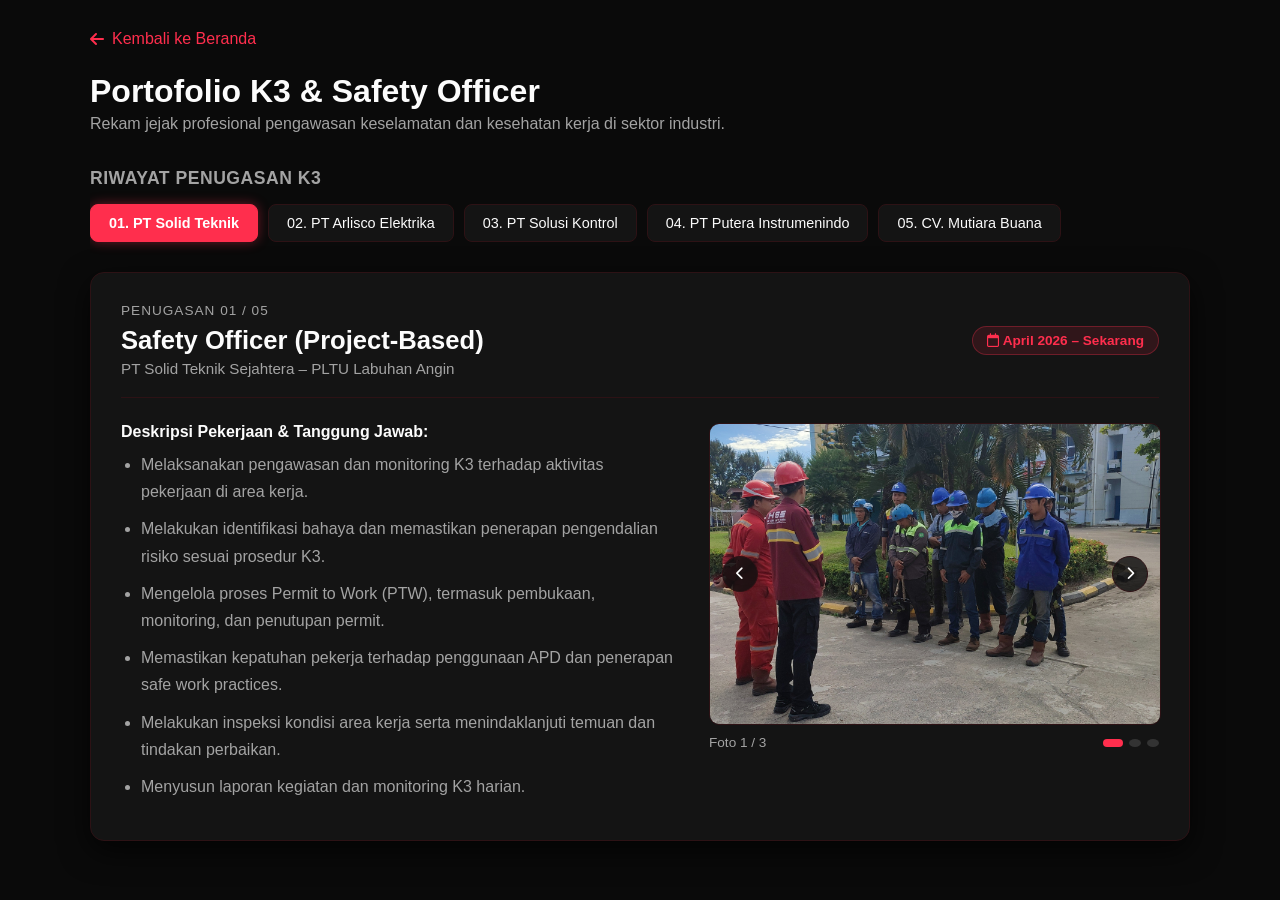
<file: asset/pengalaman/k3/index.html>
<!DOCTYPE html>
<html lang="id">
<head>
    <meta charset="UTF-8">
    <meta name="viewport" content="width=device-width, initial-scale=1.0">
    <title>Portofolio K3 - Heri Basa Sinaga</title>
    <!-- FontAwesome untuk ikon -->
    <link rel="stylesheet" href="https://cdnjs.cloudflare.com/ajax/libs/font-awesome/6.4.0/css/all.min.css">
    <link rel="stylesheet" href="style.css" />
</head>
<body>

<div class="container">
    <a href="../../../index.html" class="back-link"><i class="fa-solid fa-arrow-left"></i> Kembali ke Beranda</a>

    <header>
        <h1>Portofolio K3 &amp; Safety Officer</h1>
        <p>Rekam jejak profesional pengawasan keselamatan dan kesehatan kerja di sektor industri.</p>
    </header>

    <div class="section-title">Riwayat Penugasan K3</div>

    <!-- Tab Navigasi 5 Tombol -->
    <div class="tab-nav" role="tablist">
        <button class="tab-btn" role="tab" data-target="panel-k3-1" aria-selected="true">01. PT Solid Teknik</button>
        <button class="tab-btn" role="tab" data-target="panel-k3-2" aria-selected="false">02. PT Arlisco Elektrika</button>
        <button class="tab-btn" role="tab" data-target="panel-k3-3" aria-selected="false">03. PT Solusi Kontrol</button>
        <button class="tab-btn" role="tab" data-target="panel-k3-4" aria-selected="false">04. PT Putera Instrumenindo</button>
        <button class="tab-btn" role="tab" data-target="panel-k3-5" aria-selected="false">05. CV. Mutiara Buana</button>
    </div>

    <!-- Panel 1: PT Solid Teknik Sejahtera -->
    <div id="panel-k3-1" class="panel-view" role="tabpanel">
        <div class="panel-meta">Penugasan 01 / 05</div>
        <div class="panel-header-row">
            <div>
                <h2>Safety Officer (Project-Based)</h2>
                <p>PT Solid Teknik Sejahtera – PLTU Labuhan Angin</p>
            </div>
            <span class="badge-year"><i class="fa-regular fa-calendar"></i> April 2026 – Sekarang</span>
        </div>

        <div class="panel-body-grid">
            <div class="details-list">
                <strong>Deskripsi Pekerjaan &amp; Tanggung Jawab:</strong>
                <ul>
                    <li>Melaksanakan pengawasan dan monitoring K3 terhadap aktivitas pekerjaan di area kerja.</li>
                    <li>Melakukan identifikasi bahaya dan memastikan penerapan pengendalian risiko sesuai prosedur K3.</li>
                    <li>Mengelola proses Permit to Work (PTW), termasuk pembukaan, monitoring, dan penutupan permit.</li>
                    <li>Memastikan kepatuhan pekerja terhadap penggunaan APD dan penerapan safe work practices.</li>
                    <li>Melakukan inspeksi kondisi area kerja serta menindaklanjuti temuan dan tindakan perbaikan.</li>
                    <li>Menyusun laporan kegiatan dan monitoring K3 harian.</li>
                </ul>
            </div>

            <!-- Galeri Foto di Sisi Kanan -->
            <div>
                <div class="slider-container" data-slider>
                    <div class="slider-track" data-track>
                        <div class="slide"><img src="../../../image/k3/1/1.jpg" alt="Dokumentasi 1"></div>
                        <div class="slide"><img src="../../../image/k3/1/2.jpg" alt="Dokumentasi 2"></div>
                        <div class="slide"><img src="../../../image/k3/1/3.jpg" alt="Dokumentasi 3"></div>
                    </div>
                    <button class="slider-btn prev" data-step="-1" aria-label="Foto sebelumnya"><i class="fa-solid fa-chevron-left"></i></button>
                    <button class="slider-btn next" data-step="1" aria-label="Foto berikutnya"><i class="fa-solid fa-chevron-right"></i></button>
                </div>
                <div class="slider-footer-info">
                    <span data-counter>Foto 1 / 3</span>
                    <div class="slider-dots">
                        <button class="dot" data-index="0" aria-current="true" aria-label="Foto 1"></button>
                        <button class="dot" data-index="1" aria-current="false" aria-label="Foto 2"></button>
                        <button class="dot" data-index="2" aria-current="false" aria-label="Foto 3"></button>
                    </div>
                </div>
            </div>
        </div>
    </div>

    <!-- Panel 2: PT Arlisco Elektrika Perkasa -->
    <div id="panel-k3-2" class="panel-view" role="tabpanel" hidden>
        <div class="panel-meta">Penugasan 02 / 05</div>
        <div class="panel-header-row">
            <div>
                <h2>Safety Officer (Project-Based)</h2>
                <p>PT Arlisco Elektrika Perkasa – PLTU Labuhan Angin</p>
            </div>
            <span class="badge-year"><i class="fa-regular fa-calendar"></i> Maret 2026</span>
        </div>

        <div class="panel-body-grid">
            <div class="details-list">
                <strong>Deskripsi Pekerjaan &amp; Tanggung Jawab:</strong>
                <ul>
                    <li>Mengawasi pekerjaan penggantian kWh meter generator di area operasional PLTU.</li>
                    <li>Memonitor implementasi Permit to Work (PTW) dan kepatuhan penggunaan APD.</li>
                    <li>Berkoordinasi dengan user PLTU, pihak keamanan, dan tim K3.</li>
                    <li>Melakukan identifikasi potensi bahaya dan monitoring keselamatan kerja di lapangan.</li>
                    <li>Menyusun laporan harian dan dokumentasi aktivitas pekerjaan.</li>
                </ul>
            </div>

            <div>
                <div class="slider-container" data-slider>
                    <div class="slider-track" data-track>
                        <div class="slide"><img src="../../../image/k3/2/1.jpg" alt="Dokumentasi 1"></div>
                        <div class="slide"><img src="../../../image/k3/2/2.jpg" alt="Dokumentasi 2"></div>
                        <div class="slide"><img src="../../../image/k3/2/3.jpg" alt="Dokumentasi 3"></div>
                    </div>
                    <button class="slider-btn prev" data-step="-1" aria-label="Foto sebelumnya"><i class="fa-solid fa-chevron-left"></i></button>
                    <button class="slider-btn next" data-step="1" aria-label="Foto berikutnya"><i class="fa-solid fa-chevron-right"></i></button>
                </div>
                <div class="slider-footer-info">
                    <span data-counter>Foto 1 / 3</span>
                    <div class="slider-dots">
                        <button class="dot" data-index="0" aria-current="true" aria-label="Foto 1"></button>
                        <button class="dot" data-index="1" aria-current="false" aria-label="Foto 2"></button>
                        <button class="dot" data-index="2" aria-current="false" aria-label="Foto 3"></button>
                    </div>
                </div>
            </div>
        </div>
    </div>

    <!-- Panel 3: PT Solusi Kontrol Informatika -->
    <div id="panel-k3-3" class="panel-view" role="tabpanel" hidden>
        <div class="panel-meta">Penugasan 03 / 05</div>
        <div class="panel-header-row">
            <div>
                <h2>Safety Officer (Project-Based)</h2>
                <p>PT Solusi Kontrol Informatika – PLTU Labuhan Angin</p>
            </div>
            <span class="badge-year"><i class="fa-regular fa-calendar"></i> Januari 2026</span>
        </div>

        <div class="panel-body-grid">
            <div class="details-list">
                <strong>Deskripsi Pekerjaan &amp; Tanggung Jawab:</strong>
                <ul>
                    <li>Mengawasi pekerjaan penggantian panel MMF WTP pada area operasional PLTU.</li>
                    <li>Memonitor implementasi prosedur keselamatan kerja pada pekerjaan kelistrikan.</li>
                    <li>Melakukan identifikasi potensi bahaya dan pengawasan kondisi kerja di lapangan.</li>
                    <li>Memonitor kepatuhan penggunaan APD selama aktivitas pekerjaan berlangsung.</li>
                    <li>Menyusun laporan harian dan dokumentasi aktivitas keselamatan kerja.</li>
                </ul>
            </div>

            <div>
                <div class="slider-container" data-slider>
                    <div class="slider-track" data-track>
                        <div class="slide"><img src="../../../image/k3/3/1.jpg" alt="Dokumentasi 1"></div>
                        <div class="slide"><img src="../../../image/k3/3/2.jpg" alt="Dokumentasi 2"></div>
                        <div class="slide"><img src="../../../image/k3/3/3.jpg" alt="Dokumentasi 3"></div>
                    </div>
                    <button class="slider-btn prev" data-step="-1" aria-label="Foto sebelumnya"><i class="fa-solid fa-chevron-left"></i></button>
                    <button class="slider-btn next" data-step="1" aria-label="Foto berikutnya"><i class="fa-solid fa-chevron-right"></i></button>
                </div>
                <div class="slider-footer-info">
                    <span data-counter>Foto 1 / 3</span>
                    <div class="slider-dots">
                        <button class="dot" data-index="0" aria-current="true" aria-label="Foto 1"></button>
                        <button class="dot" data-index="1" aria-current="false" aria-label="Foto 2"></button>
                        <button class="dot" data-index="2" aria-current="false" aria-label="Foto 3"></button>
                    </div>
                </div>
            </div>
        </div>
    </div>

    <!-- Panel 4: PT Putera Instrumenindo -->
    <div id="panel-k3-4" class="panel-view" role="tabpanel" hidden>
        <div class="panel-meta">Penugasan 04 / 05</div>
        <div class="panel-header-row">
            <div>
                <h2>Safety Officer (Project-Based)</h2>
                <p>PT Putera Instrumenindo – PLTU Labuhan Angin</p>
            </div>
            <span class="badge-year"><i class="fa-regular fa-calendar"></i> Oktober 2025</span>
        </div>

        <div class="panel-body-grid">
            <div class="details-list">
                <strong>Deskripsi Pekerjaan &amp; Tanggung Jawab:</strong>
                <ul>
                    <li>Mengawasi pekerjaan preventive maintenance panel CEMS di area operasional PLTU.</li>
                    <li>Memonitor penerapan prosedur keselamatan kerja selama aktivitas berlangsung.</li>
                    <li>Mengoordinasikan akses area kerja dan mobilisasi material pekerjaan.</li>
                    <li>Memonitor kepatuhan penggunaan APD di lapangan.</li>
                    <li>Menyusun dokumentasi dan laporan aktivitas keselamatan kerja.</li>
                </ul>
            </div>

            <div>
                <div class="slider-container" data-slider>
                    <div class="slider-track" data-track>
                        <div class="slide"><img src="../../../image/k3/4/1.jpg" alt="Dokumentasi 1"></div>
                        <div class="slide"><img src="../../../image/k3/4/2.jpg" alt="Dokumentasi 2"></div>
                        <div class="slide"><img src="../../../image/k3/4/3.jpg" alt="Dokumentasi 3"></div>
                    </div>
                    <button class="slider-btn prev" data-step="-1" aria-label="Foto sebelumnya"><i class="fa-solid fa-chevron-left"></i></button>
                    <button class="slider-btn next" data-step="1" aria-label="Foto berikutnya"><i class="fa-solid fa-chevron-right"></i></button>
                </div>
                <div class="slider-footer-info">
                    <span data-counter>Foto 1 / 3</span>
                    <div class="slider-dots">
                        <button class="dot" data-index="0" aria-current="true" aria-label="Foto 1"></button>
                        <button class="dot" data-index="1" aria-current="false" aria-label="Foto 2"></button>
                        <button class="dot" data-index="2" aria-current="false" aria-label="Foto 3"></button>
                    </div>
                </div>
            </div>
        </div>
    </div>

    <!-- Panel 5: CV. Mutiara Buana -->
    <div id="panel-k3-5" class="panel-view" role="tabpanel" hidden>
        <div class="panel-meta">Penugasan 05 / 05</div>
        <div class="panel-header-row">
            <div>
                <h2>Safety Officer (Project-Based)</h2>
                <p>CV. Mutiara Buana – PLTU Labuhan Angin</p>
            </div>
            <span class="badge-year"><i class="fa-regular fa-calendar"></i> September 2025</span>
        </div>

        <div class="panel-body-grid">
            <div class="details-list">
                <strong>Deskripsi Pekerjaan &amp; Tanggung Jawab:</strong>
                <ul>
                    <li>Mengawasi pekerjaan pemasangan lampu Ship Unloader pada area operasional PLTU.</li>
                    <li>Melaksanakan toolbox meeting sebelum pekerjaan dimulai.</li>
                    <li>Memonitor kepatuhan penggunaan APD selama aktivitas pekerjaan berlangsung.</li>
                    <li>Melakukan identifikasi potensi bahaya dan pengawasan kondisi kerja di lapangan.</li>
                    <li>Menyusun dokumentasi dan laporan aktivitas keselamatan kerja.</li>
                </ul>
            </div>

            <div>
                <div class="slider-container" data-slider>
                    <div class="slider-track" data-track>
                        <div class="slide"><img src="../../../image/k3/5/1.jpg" alt="Dokumentasi 1"></div>
                        <div class="slide"><img src="../../../image/k3/5/2.jpg" alt="Dokumentasi 2"></div>
                        <div class="slide"><img src="../../../image/k3/5/3.jpg" alt="Dokumentasi 3"></div>
                    </div>
                    <button class="slider-btn prev" data-step="-1" aria-label="Foto sebelumnya"><i class="fa-solid fa-chevron-left"></i></button>
                    <button class="slider-btn next" data-step="1" aria-label="Foto berikutnya"><i class="fa-solid fa-chevron-right"></i></button>
                </div>
                <div class="slider-footer-info">
                    <span data-counter>Foto 1 / 3</span>
                    <div class="slider-dots">
                        <button class="dot" data-index="0" aria-current="true" aria-label="Foto 1"></button>
                        <button class="dot" data-index="1" aria-current="false" aria-label="Foto 2"></button>
                        <button class="dot" data-index="2" aria-current="false" aria-label="Foto 3"></button>
                    </div>
                </div>
            </div>
        </div>
    </div>

</div>

<!-- Skrip JavaScript Pengendali Tab, Slider & URL Hash -->
<script src="script.js"></script>

</body>
</html>
</file>
<file: style.css>
/* ==========================================================================
   Portofolio Heri Basa Sinaga — core stylesheet
   1. Tokens        2. Reset & base     3. Layout utilities
   4. Header        5. Hero             6. Sections & cards
   7. Services      8. Projects         9. Career
   10. Toolkit      11. Contact         12. Detail page      13. Motion & responsive
   14. Extra Experience (Baru)
   ========================================================================== */

/* 1. Tokens ---------------------------------------------------------------- */
:root {
  --bg: #0a100e;
  --page-bg: #0a100e;
  --surface: #101916;
  --surface-2: #16211d;
  --line: #22322c;
  --line-soft: #1a2621;
  --text: #e9f1ed;
  --text-soft: #a9bab3;
  --text-muted: #8a9c95;
  --emerald: #3ddc97;
  --emerald-deep: #12a46c;
  --emerald-dim: rgba(61, 220, 151, 0.12);
  --amber: #f1a93b;
  --amber-dim: rgba(241, 169, 59, 0.12);

  --shell: 1200px;
  --gutter: 24px;

  --r-sm: 8px;
  --r-md: 10px;
  --r-lg: 14px;
  --r-xl: 16px;

  --font-display: "Space Grotesk", "Segoe UI", system-ui, sans-serif;
  --font-body: "IBM Plex Sans", "Segoe UI", system-ui, sans-serif;
  --font-mono: "IBM Plex Mono", ui-monospace, "SFMono-Regular", monospace;

  --ease: cubic-bezier(0.2, 0.7, 0.3, 1);
  --header-h: 72px;
}

/* 2. Reset & base ---------------------------------------------------------- */
*,
*::before,
*::after {
  box-sizing: border-box;
}

html {
  scroll-behavior: smooth;
  scroll-padding-top: calc(var(--header-h) + 16px);
  -webkit-text-size-adjust: 100%;
}

body {
  margin: 0;
  background: var(--bg);
  color: var(--text);
  font-family: var(--font-body);
  font-size: 16px;
  line-height: 1.65;
  -webkit-font-smoothing: antialiased;
  text-rendering: optimizeLegibility;
}

body.is-locked {
  overflow: hidden;
}

h1,
h2,
h3,
h4,
h5 {
  margin: 0;
  font-family: var(--font-display);
  font-weight: 600;
  color: var(--text);
  letter-spacing: -0.02em;
  text-wrap: balance;
}

p {
  margin: 0;
}

ul,
ol,
dl,
dd {
  margin: 0;
  padding: 0;
}

li {
  list-style: none;
}

img {
  display: block;
  max-width: 100%;
}

a {
  color: inherit;
  text-decoration: none;
}

button {
  font: inherit;
  color: inherit;
}

:focus-visible {
  outline: 2px solid var(--emerald);
  outline-offset: 3px;
  border-radius: 4px;
}

::selection {
  background: var(--emerald);
  color: #06120d;
}

.skip-link {
  position: absolute;
  left: 16px;
  top: -60px;
  z-index: 200;
  padding: 10px 16px;
  border-radius: var(--r-sm);
  background: var(--emerald);
  color: #06120d;
  font-weight: 600;
  transition: top 0.18s var(--ease);
}

.skip-link:focus {
  top: 12px;
}

/* 3. Layout utilities ------------------------------------------------------ */
.shell {
  width: 100%;
  max-width: var(--shell);
  margin: 0 auto;
  padding: 0 var(--gutter);
}

.icon {
  width: 16px;
  height: 16px;
  flex: 0 0 auto;
}

.accent {
  color: var(--emerald);
}

/* Buttons */
.btn {
  display: inline-flex;
  align-items: center;
  justify-content: center;
  gap: 8px;
  min-height: 46px;
  padding: 12px 20px;
  border: 1px solid transparent;
  border-radius: var(--r-md);
  font-family: var(--font-body);
  font-size: 0.9rem;
  font-weight: 600;
  line-height: 1.2;
  cursor: pointer;
  transition: background 0.18s var(--ease), color 0.18s var(--ease),
    border-color 0.18s var(--ease), transform 0.18s var(--ease);
}

.btn:hover {
  transform: translateY(-1px);
}

.btn:active {
  transform: translateY(0);
}

.btn-primary {
  background: var(--emerald);
  color: #06120d;
}

.btn-primary:hover {
  background: #57e8a8;
}

.btn-outline {
  background: transparent;
  border-color: var(--line);
  color: var(--text);
}

.btn-outline:hover {
  background: var(--surface-2);
  border-color: #33544a;
  color: var(--text);
}

.btn-ghost {
  background: transparent;
  color: var(--text-soft);
  padding-left: 4px;
  padding-right: 4px;
}

.btn-ghost:hover {
  color: var(--emerald);
}

.btn-sm {
  min-height: 38px;
  padding: 9px 16px;
  font-size: 0.82rem;
}

/* Chips & tags */
.chip {
  display: inline-flex;
  align-items: center;
  gap: 6px;
  padding: 4px 10px;
  border: 1px solid var(--line);
  border-radius: 999px;
  background: var(--surface-2);
  color: var(--text-soft);
  font-family: var(--font-mono);
  font-size: 0.66rem;
  font-weight: 500;
  letter-spacing: 0.08em;
  text-transform: uppercase;
  white-space: nowrap;
}

.chip--green {
  border-color: rgba(61, 220, 151, 0.3);
  background: var(--emerald-dim);
  color: var(--emerald);
}

.chip--amber {
  border-color: rgba(241, 169, 59, 0.3);
  background: var(--amber-dim);
  color: var(--amber);
}

.tag-list {
  display: flex;
  flex-wrap: wrap;
  gap: 6px;
  margin: 18px 0 22px;
}

.tag-list li {
  padding: 4px 9px;
  border: 1px solid var(--line-soft);
  border-radius: 4px;
  color: var(--text-muted);
  font-family: var(--font-mono);
  font-size: 0.66rem;
  letter-spacing: 0.04em;
}

.link-arrow {
  display: inline-flex;
  align-items: center;
  gap: 8px;
  color: var(--emerald);
  font-size: 0.84rem;
  font-weight: 600;
}

.link-arrow .icon {
  transition: transform 0.18s var(--ease);
}

.link-arrow:hover .icon {
  transform: translateX(4px);
}

.inline-link {
  color: var(--emerald);
  border-bottom: 1px solid rgba(61, 220, 151, 0.35);
}

.inline-link:hover {
  border-bottom-color: var(--emerald);
}

/* 4. Header ---------------------------------------------------------------- */
.site-header {
  position: fixed;
  inset: 0 0 auto 0;
  z-index: 100;
  background: rgba(10, 16, 14, 0.88);
  border-bottom: 1px solid var(--line-soft);
  backdrop-filter: blur(12px);
  -webkit-backdrop-filter: blur(12px);
}

.site-header.is-scrolled {
  border-bottom-color: var(--line);
  background: rgba(10, 16, 14, 0.96);
}

.header-inner {
  display: flex;
  align-items: center;
  justify-content: space-between;
  gap: 24px;
  height: var(--header-h);
}

.brand {
  display: inline-flex;
  align-items: center;
  gap: 11px;
  flex: 0 0 auto;
}

.brand-mark {
  width: 30px;
  height: 30px;
  color: var(--emerald);
}

.brand-text {
  display: flex;
  flex-direction: column;
  font-family: var(--font-display);
  font-size: 0.86rem;
  font-weight: 600;
  letter-spacing: 0.08em;
  text-transform: uppercase;
  line-height: 1.2;
}

.brand-sub {
  font-family: var(--font-mono);
  font-size: 0.6rem;
  font-weight: 400;
  letter-spacing: 0.14em;
  color: var(--text-muted);
  text-transform: uppercase;
  margin-top: 2px;
}

.primary-nav {
  display: flex;
  align-items: center;
  gap: 26px;
}

.primary-nav a {
  position: relative;
  padding: 6px 0;
  color: var(--text-soft);
  font-size: 0.82rem;
  font-weight: 500;
  transition: color 0.18s var(--ease);
}

.primary-nav a::after {
  content: "";
  position: absolute;
  left: 0;
  right: 0;
  bottom: 0;
  height: 1px;
  background: var(--emerald);
  transform: scaleX(0);
  transform-origin: left;
  transition: transform 0.2s var(--ease);
}

.primary-nav a:hover {
  color: var(--text);
}

.primary-nav a[aria-current="true"] {
  color: var(--emerald);
}

.primary-nav a[aria-current="true"]::after,
.primary-nav a:hover::after {
  transform: scaleX(1);
}

.header-actions {
  display: flex;
  align-items: center;
  gap: 12px;
}

.menu-toggle {
  display: none;
  align-items: center;
  justify-content: center;
  width: 42px;
  height: 42px;
  padding: 0;
  border: 1px solid var(--line);
  border-radius: var(--r-md);
  background: var(--surface);
  cursor: pointer;
}

.menu-bars,
.menu-bars::before,
.menu-bars::after {
  display: block;
  width: 18px;
  height: 1.5px;
  background: var(--text);
  transition: transform 0.2s var(--ease), opacity 0.2s var(--ease);
}

.menu-bars {
  position: relative;
}

.menu-bars::before,
.menu-bars::after {
  content: "";
  position: absolute;
  left: 0;
}

.menu-bars::before {
  top: -6px;
}

.menu-bars::after {
  top: 6px;
}

.menu-toggle[aria-expanded="true"] .menu-bars {
  background: transparent;
}

.menu-toggle[aria-expanded="true"] .menu-bars::before {
  transform: translateY(6px) rotate(45deg);
}

.menu-toggle[aria-expanded="true"] .menu-bars::after {
  transform: translateY(-6px) rotate(-45deg);
}

.mobile-menu {
  display: none;
  position: fixed;
  top: var(--header-h);
  left: 0;
  right: 0;
  bottom: 0;
  z-index: 95;
  overflow-y: auto;
  padding: 20px var(--gutter) 40px;
  background: var(--surface);
  border-top: 1px solid var(--line);
}

.mobile-menu.is-open {
  display: block;
  position: fixed;
  top: var(--header-h, 64px);
  left: 0;
  right: 0;
  bottom: 0;
  z-index: 999;
  background: var(--surface, #101916);
  overflow-y: auto;
}

@keyframes menu-in {
  from {
    opacity: 0;
    transform: translateY(-8px);
  }
}

.mobile-nav {
  display: flex;
  flex-direction: column;
}

.mobile-nav a {
  padding: 15px 0;
  border-bottom: 1px solid var(--line-soft);
  font-family: var(--font-display);
  font-size: 1.1rem;
  color: var(--text-soft);
}

.mobile-nav a:hover,
.mobile-nav a[aria-current="true"] {
  color: var(--emerald);
}

.mobile-menu-cta {
  width: 100%;
  margin-top: 24px;
}

/* 5. Hero ------------------------------------------------------------------ */
.hero {
  position: relative;
  padding: calc(var(--header-h) + 64px) 0 88px;
  border-bottom: 1px solid var(--line-soft);
  overflow: hidden;
}

.hero::before {
  content: "";
  position: absolute;
  top: var(--header-h);
  right: 0;
  width: 420px;
  height: 420px;
  background: radial-gradient(circle, rgba(61, 220, 151, 0.06), transparent 70%);
  pointer-events: none;
}

.hero-grid {
  display: grid;
  grid-template-columns: 1.08fr 0.92fr;
  gap: 56px;
  align-items: center;
}

.eyebrow {
  display: inline-flex;
  align-items: center;
  gap: 9px;
  margin-bottom: 22px;
  padding: 6px 12px;
  border: 1px solid var(--line);
  border-radius: 999px;
  background: var(--surface);
  color: var(--text-soft);
  font-family: var(--font-mono);
  font-size: 0.66rem;
  letter-spacing: 0.1em;
  text-transform: uppercase;
}

.pulse {
  width: 6px;
  height: 6px;
  border-radius: 50%;
  background: var(--emerald);
  box-shadow: 0 0 0 3px rgba(61, 220, 151, 0.18);
}

.hero h1 {
  font-size: clamp(2.2rem, 4.6vw, 3.85rem);
  font-weight: 700;
  line-height: 1.06;
  letter-spacing: -0.035em;
  margin-bottom: 22px;
}

.hero-lead {
  max-width: 58ch;
  color: var(--text-soft);
  font-size: 1rem;
  line-height: 1.7;
}

.hero-actions {
  display: flex;
  flex-wrap: wrap;
  align-items: center;
  gap: 10px 14px;
  margin-top: 30px;
}

.hero-metrics {
  display: grid;
  grid-template-columns: repeat(3, 1fr);
  gap: 20px;
  margin-top: 44px;
  padding-top: 24px;
  border-top: 1px solid var(--line);
}

.metric-label {
  font-family: var(--font-mono);
  font-size: 0.62rem;
  letter-spacing: 0.12em;
  text-transform: uppercase;
  color: var(--text-muted);
  margin-bottom: 6px;
}

.metric-value {
  font-family: var(--font-display);
  font-size: 1.4rem;
  font-weight: 600;
  letter-spacing: -0.02em;
  line-height: 1.2;
}

.metric-value--accent {
  color: var(--emerald);
}

/* Map viewport panel */
.map-panel {
  display: flex;
  flex-direction: column;
  width: 100%;
  max-width: 480px;
  margin: 0 0 0 auto;
  border: 1px solid var(--line);
  border-radius: var(--r-xl);
  background: var(--surface);
  overflow: hidden;
  box-shadow: 0 24px 60px rgba(0, 0, 0, 0.45);
}

.map-frame {
  position: relative;
  width: 100%;
  aspect-ratio: 4 / 5;
  max-height: 520px;
  overflow: hidden;
  border-bottom: 1px solid var(--line);
  background: var(--surface-2);
}

.map-frame img {
  display: block;
  width: 100%;
  height: 100%;
  max-height: 520px;
  object-fit: cover;
  object-position: 50% 42%;
  filter: saturate(0.92) contrast(1.03);
}

.map-overlay {
  position: absolute;
  inset: 0;
  pointer-events: none;
  background: linear-gradient(180deg, rgba(10, 16, 14, 0.35) 0%, rgba(10, 16, 14, 0) 32%, rgba(10, 16, 14, 0.55) 100%);
}

.map-grid {
  position: absolute;
  inset: 0;
  background-image: linear-gradient(to right, rgba(233, 241, 237, 0.09) 1px, transparent 1px),
    linear-gradient(to bottom, rgba(233, 241, 237, 0.09) 1px, transparent 1px);
  background-size: 12.5% 12.5%;
}

.map-corner {
  position: absolute;
  width: 22px;
  height: 22px;
  border: 1.5px solid var(--emerald);
}

.map-corner--tl {
  top: 14px;
  left: 14px;
  border-right: 0;
  border-bottom: 0;
}

.map-corner--tr {
  top: 14px;
  right: 14px;
  border-left: 0;
  border-bottom: 0;
}

.map-corner--bl {
  bottom: 14px;
  left: 14px;
  border-right: 0;
  border-top: 0;
}

.map-corner--br {
  bottom: 14px;
  right: 14px;
  border-left: 0;
  border-top: 0;
}

.map-coord {
  position: absolute;
  font-family: var(--font-mono);
  font-size: 0.6rem;
  letter-spacing: 0.1em;
  color: rgba(233, 241, 237, 0.82);
  text-shadow: 0 1px 6px rgba(0, 0, 0, 0.7);
}

.map-coord--tl {
  top: 16px;
  left: 46px;
}

.map-coord--tr {
  top: 16px;
  right: 46px;
}

.map-coord--bl {
  bottom: 16px;
  left: 46px;
  color: var(--emerald);
}

.map-crosshair {
  position: absolute;
  top: 50%;
  left: 50%;
  width: 46px;
  height: 46px;
  transform: translate(-50%, -50%);
  border: 1px solid rgba(61, 220, 151, 0.75);
  border-radius: 50%;
}

.map-crosshair::before,
.map-crosshair::after {
  content: "";
  position: absolute;
  background: rgba(61, 220, 151, 0.75);
}

.map-crosshair::before {
  top: 50%;
  left: -14px;
  right: -14px;
  height: 1px;
}

.map-crosshair::after {
  left: 50%;
  top: -14px;
  bottom: -14px;
  width: 1px;
}

.map-readout {
  display: grid;
  grid-template-columns: repeat(3, 1fr);
  gap: 12px;
  padding: 16px 18px;
}

.readout-label {
  display: block;
  font-family: var(--font-mono);
  font-size: 0.58rem;
  letter-spacing: 0.12em;
  text-transform: uppercase;
  color: var(--text-muted);
  margin-bottom: 3px;
}

.readout-value {
  font-size: 0.76rem;
  font-weight: 500;
  color: var(--text);
}

.readout-value--ok {
  color: var(--emerald);
}

/* 6. Sections & cards ------------------------------------------------------ */
.section {
  padding: 104px 0;
  border-bottom: 1px solid var(--line-soft);
}

.section--alt {
  --page-bg: #0c1412;
  background: var(--page-bg);
}

.section-head {
  max-width: 720px;
  margin-bottom: 46px;
}

.section-tag {
  margin-bottom: 14px;
  font-family: var(--font-mono);
  font-size: 0.66rem;
  font-weight: 500;
  letter-spacing: 0.16em;
  text-transform: uppercase;
  color: var(--emerald);
}

.section-title {
  font-size: clamp(1.65rem, 2.8vw, 2.35rem);
  line-height: 1.15;
  font-weight: 600;
}

.section-note {
  margin-top: 14px;
  max-width: 62ch;
  color: var(--text-soft);
  font-size: 0.95rem;
}

.lead-muted {
  color: var(--text-soft);
  font-size: 0.98rem;
  line-height: 1.75;
  margin-bottom: 18px;
}

.about-grid {
  display: grid;
  grid-template-columns: 0.85fr 1.15fr;
  gap: 56px;
  align-items: start;
}

.about-photo {
  margin: 0 0 22px;
  border: 1px solid var(--line);
  border-radius: var(--r-lg);
  overflow: hidden;
  background: var(--surface);
}

.about-photo img {
  width: 100%;
  aspect-ratio: 4 / 3;
  object-fit: contain;
}

.about-photo figcaption {
  padding: 11px 14px;
  border-top: 1px solid var(--line-soft);
  font-family: var(--font-mono);
  font-size: 0.62rem;
  letter-spacing: 0.08em;
  text-transform: uppercase;
  color: var(--text-muted);
}

.credential-list li {
  position: relative;
  padding: 10px 0 10px 18px;
  border-bottom: 1px solid var(--line-soft);
  color: var(--text-soft);
  font-size: 0.84rem;
}

.credential-list li::before {
  content: "";
  position: absolute;
  left: 0;
  top: 18px;
  width: 5px;
  height: 5px;
  border-radius: 50%;
  background: var(--emerald);
}

.info-grid {
  display: grid;
  grid-template-columns: 1fr 1fr;
  gap: 16px;
  margin-top: 28px;
}

.card {
  padding: 26px;
  border: 1px solid var(--line);
  border-radius: var(--r-lg);
  background: var(--surface);
  transition: background 0.18s var(--ease), border-color 0.18s var(--ease),
    transform 0.18s var(--ease);
}

.card:hover {
  background: var(--surface-2);
  border-color: rgba(61, 220, 151, 0.28);
  transform: translateY(-3px);
}

.card--plain:hover {
  transform: none;
}

.card--amber:hover {
  border-color: rgba(241, 169, 59, 0.3);
}

.card-index {
  display: block;
  margin-bottom: 14px;
  font-family: var(--font-mono);
  font-size: 0.64rem;
  letter-spacing: 0.14em;
  color: var(--emerald);
}

.card--amber .card-index {
  color: var(--amber);
}

.card-title {
  font-size: 1rem;
  font-weight: 600;
  margin-bottom: 9px;
  line-height: 1.35;
}

.card-text {
  color: var(--text-soft);
  font-size: 0.9rem;
  line-height: 1.7;
}

.card-grid {
  display: grid;
  gap: 18px;
}

.card-grid--4 {
  grid-template-columns: repeat(4, 1fr);
}

.card-grid--3 {
  grid-template-columns: repeat(3, 1fr);
}

/* 7. Services -------------------------------------------------------------- */
.service-group + .service-group {
  margin-top: 56px;
}

.group-head {
  display: flex;
  align-items: center;
  gap: 16px;
  margin-bottom: 20px;
}

.group-title {
  font-size: 1.05rem;
  font-weight: 600;
  color: var(--emerald);
  white-space: nowrap;
}

.group-title--amber {
  color: var(--amber);
}

.group-line {
  flex: 1 1 auto;
  height: 1px;
  background: var(--line);
}

/* 8. Projects -------------------------------------------------------------- */
.project-list {
  display: flex;
  flex-direction: column;
  gap: 20px;
}

.project-card {
  display: flex;
  flex-direction: column;
  border: 1px solid var(--line);
  border-radius: var(--r-lg);
  background: var(--surface);
  overflow: hidden;
  transition: border-color 0.18s var(--ease), background 0.18s var(--ease),
    transform 0.18s var(--ease);
}

.project-card:hover {
  border-color: rgba(61, 220, 151, 0.28);
  transform: translateY(-3px);
}

.project-media {
  position: relative;
  display: block;
  overflow: hidden;
  background: var(--surface-2);
}

.project-media img {
  width: 100%;
  aspect-ratio: 16 / 10;
  object-fit: cover;
  transition: transform 0.5s var(--ease);
}

.project-card:hover .project-media img {
  transform: scale(1.03);
}

.project-chip {
  position: absolute;
  top: 14px;
  left: 14px;
  background: rgba(10, 16, 14, 0.82);
  backdrop-filter: blur(6px);
}

.project-body {
  display: flex;
  flex-direction: column;
  padding: 24px;
  flex: 1 1 auto;
}

.project-meta {
  font-family: var(--font-mono);
  font-size: 0.68rem;
  letter-spacing: 0.08em;
  text-transform: uppercase;
  color: var(--text-muted);
  margin-bottom: 10px;
}

.project-title {
  font-size: 1.16rem;
  line-height: 1.3;
  margin-bottom: 10px;
}

.project-card--feature {
  display: grid;
  grid-template-columns: 1.12fr 1fr;
}

.project-card--feature .project-media {
  height: 100%;
}

.project-card--feature .project-media img {
  height: 100%;
  aspect-ratio: auto;
  min-height: 340px;
}

.project-card--feature .project-body {
  padding: 32px;
  justify-content: center;
}

.project-card--feature .project-title {
  font-size: 1.5rem;
}

.project-card--feature .tag-list {
  margin-top: 0;
}

.project-actions {
  margin-top: auto;
  padding-top: 18px;
  display: flex;
  flex-wrap: wrap;
  gap: 10px;
}

.project-grid {
  display: grid;
  grid-template-columns: repeat(3, 1fr);
  gap: 20px;
  margin-top: 20px;
}

/* 9. Career ---------------------------------------------------------------- */
.career-grid {
  display: grid;
  grid-template-columns: 1fr 1fr;
  gap: 48px;
  align-items: start;
}

.track-head {
  display: flex;
  align-items: baseline;
  justify-content: space-between;
  gap: 16px;
  padding-bottom: 14px;
  margin-bottom: 26px;
  border-bottom: 1px solid var(--line);
}

.track-title {
  font-size: 1.05rem;
  font-weight: 600;
  color: var(--emerald);
}

.track-title--amber {
  color: var(--amber);
}

.track-range {
  font-family: var(--font-mono);
  font-size: 0.64rem;
  letter-spacing: 0.08em;
  text-transform: uppercase;
  color: var(--text-muted);
}

.timeline {
  position: relative;
  padding-left: 26px;
  border-left: 1px solid var(--line);
}

.timeline-item {
  position: relative;
  padding-bottom: 28px;
}

.timeline-item:last-child {
  padding-bottom: 0;
}

.timeline-item::before {
  content: "";
  position: absolute;
  left: -30.5px;
  top: 6px;
  width: 9px;
  height: 9px;
  border-radius: 50%;
  background: #33463f;
  box-shadow: 0 0 0 4px var(--page-bg);
}

.timeline-item.is-current::before {
  background: var(--emerald);
}

.timeline-item.is-amber::before {
  background: #6b5327;
}

.timeline-item.is-amber.is-current::before {
  background: var(--amber);
}

.timeline-date {
  font-family: var(--font-mono);
  font-size: 0.62rem;
  letter-spacing: 0.1em;
  text-transform: uppercase;
  color: var(--text-muted);
  margin-bottom: 4px;
}

.timeline-role {
  font-size: 0.98rem;
  font-weight: 600;
  line-height: 1.35;
}

.timeline-org {
  margin-top: 2px;
  margin-bottom: 8px;
  font-size: 0.8rem;
  font-weight: 500;
  color: var(--emerald);
}

.timeline--amber .timeline-org {
  color: var(--amber);
}

.timeline-points li {
  position: relative;
  padding-left: 13px;
  margin-bottom: 4px;
  color: var(--text-soft);
  font-size: 0.82rem;
  line-height: 1.6;
}

.timeline-points li::before {
  content: "";
  position: absolute;
  left: 0;
  top: 9px;
  width: 4px;
  height: 1px;
  background: var(--text-muted);
}

.timeline-detail {
  display: inline-flex;
  align-items: center;
  gap: 7px;
  min-height: 36px;
  margin-top: 12px;
  padding: 7px 13px;
  border: 1px solid var(--line);
  border-radius: var(--r-sm);
  background: transparent;
  color: var(--text-soft);
  font-size: 0.76rem;
  font-weight: 600;
  transition: color 0.18s var(--ease), border-color 0.18s var(--ease),
    background 0.18s var(--ease);
}

.timeline-detail .icon {
  width: 13px;
  height: 13px;
  transition: transform 0.18s var(--ease);
}

.timeline-detail:hover {
  color: var(--emerald);
  border-color: rgba(61, 220, 151, 0.4);
  background: var(--emerald-dim);
}

.timeline-detail:hover .icon {
  transform: translateX(3px);
}

.timeline--amber .timeline-detail:hover {
  color: var(--amber);
  border-color: rgba(241, 169, 59, 0.4);
  background: var(--amber-dim);
}

/* 10. Toolkit -------------------------------------------------------------- */
.panel {
  padding: 28px;
  border: 1px solid var(--line);
  border-radius: var(--r-lg);
  background: var(--surface);
}

.panel-title {
  margin-bottom: 18px;
  font-family: var(--font-mono);
  font-size: 0.68rem;
  font-weight: 500;
  letter-spacing: 0.14em;
  text-transform: uppercase;
  color: var(--emerald);
}

.check-list li {
  display: flex;
  align-items: flex-start;
  gap: 10px;
  padding: 9px 0;
  border-bottom: 1px solid var(--line-soft);
  color: var(--text-soft);
  font-size: 0.86rem;
}

.check-list li:last-child {
  border-bottom: 0;
  padding-bottom: 0;
}

.check-list li::before {
  content: "";
  flex: 0 0 auto;
  width: 5px;
  height: 5px;
  margin-top: 9px;
  border-radius: 50%;
  background: var(--emerald);
}

.cert-list li {
  display: flex;
  flex-direction: column;
  gap: 2px;
  padding: 11px 0;
  border-bottom: 1px solid var(--line-soft);
}

.cert-list li:first-child {
  padding-top: 0;
}

.cert-list li:last-child {
  border-bottom: 0;
  padding-bottom: 0;
}

.cert-title {
  font-size: 0.9rem;
  font-weight: 600;
}

.cert-sub {
  font-size: 0.76rem;
  color: var(--text-muted);
}

/* 11. Contact -------------------------------------------------------------- */
.contact {
  padding: 96px 0 0;
  background: var(--surface);
  border-top: 1px solid var(--line);
}

.contact-inner {
  display: grid;
  grid-template-columns: 1.15fr 0.85fr;
  gap: 56px;
  padding-bottom: 72px;
}

.contact-title {
  font-size: clamp(1.6rem, 3vw, 2.4rem);
  line-height: 1.15;
  max-width: 20ch;
}

.contact-lead {
  margin: 16px 0 24px;
  max-width: 46ch;
  color: var(--text-soft);
  font-size: 0.94rem;
}

.contact-email {
  display: inline-flex;
  align-items: center;
  gap: 10px;
  font-family: var(--font-display);
  font-size: clamp(1.05rem, 2vw, 1.4rem);
  font-weight: 600;
  color: var(--emerald);
  border-bottom: 1px solid rgba(61, 220, 151, 0.35);
  padding-bottom: 4px;
  word-break: break-word;
}

.contact-email .icon {
  width: 18px;
  height: 18px;
  transition: transform 0.18s var(--ease);
}

.contact-email:hover .icon {
  transform: translateX(4px);
}

.contact-actions {
  display: flex;
  flex-wrap: wrap;
  gap: 10px 14px;
  margin-top: 28px;
}

.contact-details {
  display: flex;
  flex-direction: column;
  gap: 18px;
  padding-top: 6px;
}

.detail dt {
  font-family: var(--font-mono);
  font-size: 0.62rem;
  letter-spacing: 0.14em;
  text-transform: uppercase;
  color: var(--text-muted);
  margin-bottom: 4px;
}

.detail dd {
  font-size: 0.9rem;
  color: var(--text);
}

.footer-bottom {
  display: flex;
  flex-wrap: wrap;
  align-items: center;
  justify-content: space-between;
  gap: 10px;
  padding-top: 22px;
  padding-bottom: 22px;
  border-top: 1px solid var(--line);
  font-family: var(--font-mono);
  font-size: 0.64rem;
  letter-spacing: 0.06em;
  color: var(--text-muted);
}

/* 12. Detail page ---------------------------------------------------------- */
.detail-main {
  padding-top: calc(var(--header-h) + 44px);
}

.detail-shell {
  max-width: 960px;
}

.back-link {
  display: inline-flex;
  align-items: center;
  gap: 8px;
  margin-bottom: 28px;
  color: var(--emerald);
  font-family: var(--font-mono);
  font-size: 0.72rem;
  font-weight: 500;
  letter-spacing: 0.08em;
  text-transform: uppercase;
}

.back-link .icon {
  transition: transform 0.18s var(--ease);
}

.back-link:hover .icon {
  transform: translateX(-4px);
}

.detail-eyebrow {
  display: flex;
  flex-wrap: wrap;
  align-items: center;
  gap: 10px;
  margin-bottom: 14px;
}

.detail-title {
  font-size: clamp(1.75rem, 3.6vw, 2.6rem);
  line-height: 1.14;
  letter-spacing: -0.03em;
  margin-bottom: 16px;
  max-width: 26ch;
}

.detail-meta {
  display: flex;
  flex-wrap: wrap;
  gap: 10px 26px;
  padding: 18px 0 22px;
  border-bottom: 1px solid var(--line);
  margin-bottom: 24px;
}

.detail-meta div {
  font-family: var(--font-mono);
  font-size: 0.68rem;
  letter-spacing: 0.06em;
  text-transform: uppercase;
  color: var(--text-muted);
}

.detail-meta span {
  display: block;
  margin-top: 3px;
  font-family: var(--font-body);
  font-size: 0.86rem;
  letter-spacing: 0;
  text-transform: none;
  color: var(--text);
  font-weight: 500;
}

.detail-hero {
  margin: 0 0 34px;
  border: 1px solid var(--line);
  border-radius: var(--r-xl);
  overflow: hidden;
  background: var(--surface-2);
}

.detail-hero img {
  width: 100%;
  aspect-ratio: 16 / 9;
  object-fit: cover;
}

.detail-hero figcaption {
  padding: 12px 16px;
  border-top: 1px solid var(--line-soft);
  font-family: var(--font-mono);
  font-size: 0.62rem;
  letter-spacing: 0.08em;
  text-transform: uppercase;
  color: var(--text-muted);
}

.detail-lead {
  font-size: 1.02rem;
  line-height: 1.75;
  color: var(--text-soft);
  max-width: 72ch;
  margin-bottom: 34px;
}

.detail-block {
  padding: 28px;
  border: 1px solid var(--line);
  border-radius: var(--r-lg);
  background: var(--surface);
  margin-bottom: 18px;
}

.detail-block h2 {
  font-size: 1.05rem;
  margin-bottom: 16px;
}

.detail-grid {
  display: grid;
  grid-template-columns: 1fr 1fr;
  gap: 14px;
  margin-bottom: 22px;
}

.info-box {
  padding: 15px 18px;
  border: 1px solid var(--line-soft);
  border-radius: var(--r-sm);
  background: var(--bg);
}

.info-box h3 {
  font-family: var(--font-mono);
  font-size: 0.6rem;
  font-weight: 500;
  letter-spacing: 0.12em;
  text-transform: uppercase;
  color: var(--text-muted);
  margin-bottom: 6px;
}

.info-box p {
  font-size: 0.9rem;
  font-weight: 500;
  color: var(--text);
}

.detail-list li {
  position: relative;
  padding: 0 0 14px 20px;
  color: var(--text-soft);
  font-size: 0.92rem;
  line-height: 1.7;
}

.detail-list li:last-child {
  padding-bottom: 0;
}

.detail-list li::before {
  content: "";
  position: absolute;
  left: 0;
  top: 11px;
  width: 7px;
  height: 1px;
  background: var(--emerald);
}

.detail-list--amber li::before {
  background: var(--amber);
}

.detail-list strong {
  color: var(--text);
  font-weight: 600;
}

.detail-footer-nav {
  display: grid;
  grid-template-columns: 1fr 1fr;
  gap: 18px;
  margin-top: 34px;
  padding-top: 26px;
  border-top: 1px solid var(--line);
}

.pager-link {
  display: flex;
  flex-direction: column;
  gap: 6px;
  padding: 18px 20px;
  border: 1px solid var(--line);
  border-radius: var(--r-md);
  background: var(--surface);
  transition: border-color 0.18s var(--ease), background 0.18s var(--ease);
}

.pager-link:hover {
  border-color: rgba(61, 220, 151, 0.35);
  background: var(--surface-2);
}

.pager-link span {
  font-family: var(--font-mono);
  font-size: 0.6rem;
  letter-spacing: 0.12em;
  text-transform: uppercase;
  color: var(--text-muted);
}

.pager-link strong {
  font-family: var(--font-display);
  font-size: 0.95rem;
  font-weight: 600;
  color: var(--text);
}

.pager-link--next {
  text-align: right;
  align-items: flex-end;
}

.detail-footer {
  padding: 0;
  margin-top: 72px;
}

.detail-footer .footer-bottom {
  border-top-color: var(--line);
}

.cv-actions {
  display: flex;
  flex-wrap: wrap;
  gap: 10px 14px;
  margin-bottom: 34px;
}

.detail-empty {
  padding: 48px 28px;
  border: 1px solid var(--line);
  border-radius: var(--r-lg);
  background: var(--surface);
  text-align: center;
}

.detail-empty h2 {
  font-size: 1.2rem;
  margin-bottom: 10px;
}

.detail-empty p {
  color: var(--text-soft);
  font-size: 0.92rem;
  margin-bottom: 22px;
}

/* 13. Motion & responsive -------------------------------------------------- */
@media (prefers-reduced-motion: reduce) {
  html {
    scroll-behavior: auto;
  }

  *,
  *::before,
  *::after {
    animation-duration: 0.01ms !important;
    transition-duration: 0.01ms !important;
  }
}

@media (max-width: 1080px) {
  .primary-nav {
    gap: 20px;
  }

  .brand-sub {
    display: none;
  }

  .map-panel {
    max-width: 420px;
  }

  .map-frame,
  .map-frame img {
    max-height: 470px;
  }
}

@media (max-width: 960px) {
  .primary-nav,
  .header-cta {
    display: none;
  }

  .menu-toggle {
    display: inline-flex;
  }

  .hero-grid {
    grid-template-columns: 1fr;
    gap: 40px;
  }

  .map-panel {
    max-width: 440px;
    margin: 0;
  }

  .map-frame {
    aspect-ratio: 4 / 3;
    max-height: none;
  }

  .map-frame img {
    max-height: none;
    object-position: 50% 45%;
  }

  .about-grid,
  .career-grid,
  .contact-inner {
    grid-template-columns: 1fr;
    gap: 36px;
  }

  .card-grid--4 {
    grid-template-columns: 1fr 1fr;
  }

  .card-grid--3 {
    grid-template-columns: 1fr 1fr;
  }

  .panel--cert {
    grid-column: span 2;
  }

  .project-card--feature {
    grid-template-columns: 1fr;
  }

  .project-card--feature .project-media img {
    min-height: 0;
    height: auto;
    aspect-ratio: 16 / 9;
  }

  .project-card--feature .project-body {
    padding: 26px;
  }

  .project-grid {
    grid-template-columns: 1fr 1fr;
  }

  .project-grid .project-card:last-child {
    grid-column: span 2;
  }
}

@media (max-width: 720px) {
  :root {
    --gutter: 18px;
    --header-h: 64px;
  }

  .hero {
    padding: calc(var(--header-h) + 40px) 0 60px;
  }

  .hero h1 {
    font-size: clamp(1.95rem, 8.4vw, 2.6rem);
  }

  .hero-lead {
    font-size: 0.94rem;
  }

  .hero-metrics {
    gap: 12px;
    margin-top: 32px;
  }

  .metric-value {
    font-size: 1.05rem;
  }

  .metric-label {
    font-size: 0.56rem;
    letter-spacing: 0.08em;
  }

  .map-panel {
    max-width: none;
  }

  .map-frame {
    aspect-ratio: 5 / 4;
  }

  .section {
    padding: 68px 0;
  }

  .section-head {
    margin-bottom: 32px;
  }

  .about-grid {
    gap: 30px;
  }

  .info-grid,
  .card-grid--4,
  .card-grid--3,
  .project-grid,
  .detail-grid,
  .detail-footer-nav {
    grid-template-columns: 1fr;
  }

  .panel--cert,
  .project-grid .project-card:last-child {
    grid-column: auto;
  }

  .card {
    padding: 22px;
  }

  .project-card--feature .project-body {
    padding: 22px;
  }

  .project-card--feature .project-title {
    font-size: 1.24rem;
  }

  .group-head {
    gap: 12px;
    flex-wrap: wrap;
  }

  .group-line {
    display: none;
  }

  .contact {
    padding-top: 64px;
  }

  .contact-inner {
    padding-bottom: 48px;
  }

  .footer-bottom {
    flex-direction: column;
    align-items: flex-start;
  }

  .map-readout {
    padding: 14px;
    gap: 8px;
  }

  .readout-value {
    font-size: 0.7rem;
  }

  .detail-block {
    padding: 22px;
  }

  .pager-link--next {
    text-align: left;
    align-items: flex-start;
  }

  .timeline-detail {
    min-height: 40px;
  }
}

/* 14. Extra Experience (Dropdown Cards) ----------------------------------- */
.extra-cards-grid {
  display: grid;
  grid-template-columns: repeat(6, 1fr);
  gap: 14px;
}

.extra-card-btn {
  display: flex;
  flex-direction: column;
  justify-content: space-between;
  min-height: 158px;
  padding: 18px;
  border: 1px solid var(--line);
  border-radius: var(--r-lg);
  background: var(--surface);
  text-align: left;
  cursor: pointer;
  transition: background 0.18s var(--ease), border-color 0.18s var(--ease),
    transform 0.18s var(--ease);
}

.extra-card-btn:hover {
  background: var(--surface-2);
  border-color: rgba(61, 220, 151, 0.35);
  transform: translateY(-2px);
}

.extra-card-btn.is-active {
  background: #12201b;
  border-color: var(--emerald);
  box-shadow: 0 0 0 1px rgba(61, 220, 151, 0.2);
}

.extra-card-top {
  display: flex;
  align-items: center;
  justify-content: space-between;
  width: 100%;
  margin-bottom: 14px;
}

.extra-card-num {
  font-family: var(--font-mono);
  font-size: 0.72rem;
  font-weight: 500;
  color: var(--emerald);
}

.extra-card-icon {
  display: inline-flex;
  align-items: center;
  justify-content: center;
  width: 24px;
  height: 24px;
  border: 1px solid var(--line);
  border-radius: 50%;
  color: var(--text-muted);
  transition: transform 0.22s var(--ease), border-color 0.18s var(--ease),
    color 0.18s var(--ease);
}

.extra-card-btn.is-active .extra-card-icon {
  transform: rotate(180deg);
  border-color: rgba(61, 220, 151, 0.45);
  color: var(--emerald);
}

.extra-card-title {
  font-family: var(--font-display);
  font-size: 0.94rem;
  font-weight: 600;
  line-height: 1.3;
  color: var(--text);
  margin-bottom: auto;
  padding-bottom: 14px;
}

.extra-card-meta {
  font-family: var(--font-mono);
  font-size: 0.6rem;
  line-height: 1.45;
  letter-spacing: 0.08em;
  text-transform: uppercase;
  color: var(--text-muted);
}

/* Panel Showcase Bawah (Dropdown) */
.extra-showcase {
  margin-top: 20px;
  border: 1px solid var(--line);
  border-radius: var(--r-xl);
  background: var(--surface);
  padding: 34px;
}

.extra-showcase[hidden] {
  display: none;
}

.extra-showcase-panel {
  display: grid;
  grid-template-columns: 1.12fr 0.88fr;
  gap: 40px;
  align-items: center;
  animation: fade-panel 0.24s var(--ease);
}

.extra-showcase-panel[hidden] {
  display: none;
}

@keyframes fade-panel {
  from {
    opacity: 0;
    transform: translateY(4px);
  }
  to {
    opacity: 1;
    transform: translateY(0);
  }
}

.extra-showcase-tag {
  font-family: var(--font-mono);
  font-size: 0.66rem;
  font-weight: 500;
  letter-spacing: 0.12em;
  text-transform: uppercase;
  color: var(--emerald);
  margin-bottom: 10px;
}

.extra-showcase-title {
  font-size: clamp(1.35rem, 2.2vw, 1.75rem);
  font-weight: 600;
  line-height: 1.2;
  margin-bottom: 6px;
}

.extra-showcase-org {
  font-size: 0.86rem;
  color: var(--text-muted);
  margin-bottom: 18px;
}

.extra-showcase-desc {
  color: var(--text-soft);
  font-size: 0.94rem;
  line-height: 1.7;
  margin-bottom: 20px;
}

.extra-showcase-list li {
  position: relative;
  padding-left: 18px;
  margin-bottom: 10px;
  color: var(--text-soft);
  font-size: 0.88rem;
  line-height: 1.65;
}

.extra-showcase-list li:last-child {
  margin-bottom: 0;
}

.extra-showcase-list li::before {
  content: "";
  position: absolute;
  left: 0;
  top: 10px;
  width: 7px;
  height: 1.5px;
  background: var(--emerald);
}

.extra-showcase-media {
  margin: 0;
  border: 1px solid var(--line);
  border-radius: var(--r-lg);
  background: var(--bg);
  overflow: hidden;
}

.extra-showcase-media img {
  width: 100%;
  aspect-ratio: 16 / 10;
  object-fit: cover;
}

.extra-showcase-media figcaption {
  padding: 12px 16px;
  border-top: 1px solid var(--line-soft);
  font-family: var(--font-mono);
  font-size: 0.6rem;
  letter-spacing: 0.1em;
  text-transform: uppercase;
  color: var(--text-muted);
}

/* Responsif Extra Experience */
@media (max-width: 1080px) {
  .extra-cards-grid {
    grid-template-columns: repeat(3, 1fr);
  }
}

@media (max-width: 960px) {
  .extra-showcase-panel {
    grid-template-columns: 1fr;
    gap: 26px;
  }
}

@media (max-width: 600px) {
  .extra-cards-grid {
    grid-template-columns: repeat(2, 1fr);
    gap: 10px;
  }

  .extra-card-btn {
    min-height: 136px;
    padding: 14px;
  }

  .extra-showcase {
    padding: 22px;
  }
}

/* 15. Fix Mobile Menu Layering ------------------------------------------- */
.mobile-menu {
  display: none;
  position: fixed;
  top: var(--header-h, 64px);
  left: 0;
  right: 0;
  bottom: 0;
  z-index: 999;
  overflow-y: auto;
  padding: 20px var(--gutter, 18px) 40px;
  background: #101916;
  border-top: 1px solid var(--line);
}

.mobile-menu.is-open {
  display: flex;
  flex-direction: column;
  justify-content: flex-start;
  animation: menu-in 0.18s var(--ease);
}

.mobile-menu .mobile-nav a {
  display: block;
  color: var(--text);
}
</file>
<file: asset/featured project/style.css>
/* =========================================================
   Detail Proyek Unggulan — Heri Basa Sinaga, S.Geog.
   Struktur: tokens -> reset -> layout -> header -> kartu -> responsif
   ========================================================= */

/* ---------- 1. Design tokens ---------- */
:root {
    --bg-main: #0f172a;
    --bg-card: #1e293b;
    --bg-card-hover: #334155;
    --text-main: #f8fafc;
    --text-muted: #94a3b8;
    --accent-green: #10b981;
    --accent-amber: #f59e0b;
    --border-color: #334155;

    --radius-card: 12px;
    --radius-box: 8px;
    --radius-pill: 20px;

    --space-section: 40px;
    --space-card: 32px;

    --transition-fast: 0.2s ease;
}

/* ---------- 2. Reset dasar ---------- */
* {
    margin: 0;
    padding: 0;
    box-sizing: border-box;
}

html {
    scroll-behavior: smooth;
}

body {
    font-family: 'Inter', sans-serif;
    background-color: var(--bg-main);
    color: var(--text-main);
    line-height: 1.6;
    -webkit-font-smoothing: antialiased;
}

:focus-visible {
    outline: 2px solid var(--accent-green);
    outline-offset: 3px;
    border-radius: 4px;
}

/* ---------- 3. Layout ---------- */
.container {
    max-width: 1000px;
    margin: 0 auto;
    padding: 40px 20px 80px 20px;
}

/* ---------- 4. Navigasi kembali ---------- */
.back-btn {
    display: inline-flex;
    align-items: center;
    gap: 8px;
    color: var(--accent-green);
    text-decoration: none;
    font-weight: 600;
    font-size: 0.9rem;
    margin-bottom: 30px;
    transition: transform var(--transition-fast);
}

.back-btn:hover {
    transform: translateX(-4px);
}

/* ---------- 5. Header halaman ---------- */
.header-tag {
    margin-bottom: 8px;
}

.header-title {
    font-size: 2.2rem;
    font-weight: 800;
    margin-bottom: 12px;
    line-height: 1.2;
}

.header-meta {
    display: flex;
    flex-wrap: wrap;
    gap: 20px;
    font-size: 0.85rem;
    color: var(--text-muted);
    padding-bottom: 24px;
    border-bottom: 1px solid var(--border-color);
    margin-bottom: var(--space-section);
}

.header-meta div span {
    color: #fff;
    font-weight: 600;
}

/* ---------- 6. Label bagian ---------- */
.section-tag {
    font-size: 0.75rem;
    font-weight: 700;
    letter-spacing: 0.1em;
    text-transform: uppercase;
    margin-bottom: 8px;
}

.section-tag.green {
    color: var(--accent-green);
}

.section-tag.amber {
    color: var(--accent-amber);
}

/* ---------- 7. Kartu detail proyek ---------- */
.detail-card {
    background-color: var(--bg-card);
    border: 1px solid var(--border-color);
    border-radius: var(--radius-card);
    padding: var(--space-card);
    margin-bottom: var(--space-section);
    scroll-margin-top: 24px;
    transition: border-color var(--transition-fast), box-shadow var(--transition-fast);
}

.detail-card:hover {
    border-color: var(--bg-card-hover);
}

/* Sorotan singkat saat kartu dibuka lewat tautan #id */
.detail-card.is-targeted {
    border-color: var(--accent-green);
    box-shadow: 0 0 0 3px rgba(16, 185, 129, 0.18);
}

.card-title {
    font-size: 1.4rem;
    font-weight: 700;
    margin-bottom: 20px;
    color: #fff;
}

.card-subtitle {
    font-size: 1rem;
    font-weight: 700;
    color: #fff;
    margin-bottom: 12px;
}

.card-lead {
    color: var(--text-muted);
    margin-bottom: 20px;
}

.card-list {
    margin-left: 20px;
    color: var(--text-muted);
    font-size: 0.95rem;
}

.card-list li {
    margin-bottom: 10px;
}

.card-list strong {
    color: var(--text-main);
    font-weight: 600;
}

/* ---------- 8. Grid informasi ---------- */
.grid-2 {
    display: grid;
    grid-template-columns: 1fr 1fr;
    gap: 24px;
    margin-bottom: 24px;
}

.info-box {
    background-color: var(--bg-main);
    border: 1px solid var(--border-color);
    padding: 16px 20px;
    border-radius: var(--radius-box);
}

.info-box-label {
    font-size: 0.8rem;
    font-weight: 500;
    color: var(--text-muted);
    text-transform: uppercase;
    margin-bottom: 6px;
}

.info-box-value {
    font-size: 0.95rem;
    color: #fff;
    font-weight: 600;
}

/* ---------- 9. Tag keahlian ---------- */
.tag-cloud {
    display: flex;
    flex-wrap: wrap;
    gap: 8px;
    margin-top: 16px;
}

.tag-item {
    font-size: 0.75rem;
    background-color: var(--bg-main);
    border: 1px solid var(--border-color);
    color: var(--accent-green);
    padding: 4px 12px;
    border-radius: var(--radius-pill);
    font-weight: 500;
}

/* ---------- 10. Responsif ---------- */
@media (max-width: 768px) {
    .grid-2 {
        grid-template-columns: 1fr;
    }

    .header-title {
        font-size: 1.65rem;
    }

    .container {
        padding: 32px 18px 64px 18px;
    }

    .detail-card {
        padding: 24px;
        margin-bottom: 28px;
    }

    .card-title {
        font-size: 1.2rem;
    }
}

@media (max-width: 420px) {
    .header-meta {
        gap: 10px;
        font-size: 0.8rem;
    }

    .detail-card {
        padding: 20px;
    }
}

/* ---------- 11. Preferensi pengguna ---------- */
@media (prefers-reduced-motion: reduce) {
    html {
        scroll-behavior: auto;
    }

    *,
    *::before,
    *::after {
        transition-duration: 0.01ms !important;
        animation-duration: 0.01ms !important;
    }
}

@media print {
    body {
        background: #fff;
        color: #111;
    }

    .back-btn {
        display: none;
    }

    .detail-card,
    .info-box {
        border-color: #ccc;
        break-inside: avoid;
    }
}
</file>
<file: asset/pengalaman/gis/style.css>
/* ===========================================================
   Pengalaman GIS — Heri Basa Sinaga, S.Geog.
   Perbaikan utama:
   - token warna/teks dirapikan (varian surface, text-soft, faint lebih kontras)
   - skala tipografi dinaikkan agar teks 0.9rem tidak terlalu kecil
   - rail tab tidak lagi menyusut / terpotong (flex: 0 0 auto + rail geser di mobile)
   - galeri menempel (sticky) di desktop agar tidak menyisakan ruang kosong
   - target sentuh titik galeri ≥ 30px, focus ring tidak lagi merusak bentuk bulat
   - fallback gambar rusak, caption maksimal dua baris, dukungan reduced-motion
   =========================================================== */

/* -----------------------------------------------------------
   1. Token
   ----------------------------------------------------------- */
:root {
  /* Warna dasar */
  --ink-950: #050a12;
  --ink-900: #070d18;
  --ink-800: #0b1524;
  --surface: #101b2b;
  --surface-inset: #0e1826;
  --surface-2: #16253a;
  --surface-3: #1b2d45;
  --line: #22334a;
  --line-strong: #2f4560;

  /* Teks */
  --text-strong: #ffffff;
  --text: #edf3fa;
  --text-soft: #c9d8e8;
  --muted: #9bacc4;
  --faint: #8b9db5;

  /* Aksen tunggal */
  --accent: #10b981;
  --accent-bright: #34d399;
  --accent-light: #6ee7b7;
  --accent-soft: rgba(16, 185, 129, 0.12);
  --accent-ink: #04150f;

  /* Tipografi */
  --font-display: "Sora", "Segoe UI", sans-serif;
  --font-body: "Instrument Sans", "Helvetica Neue", Arial, sans-serif;
  --font-mono: "JetBrains Mono", ui-monospace, "SFMono-Regular", monospace;

  /* Bentuk */
  --radius-panel: 14px;
  --radius-frame: 12px;
  --radius-control: 9px;
  --radius-chip: 6px;

  /* Ritme & ukuran */
  --shell: 1120px;
  --gutter: 24px;
  --grid-cell: 96px;
  --tap: 44px;

  /* Gerak */
  --ease: cubic-bezier(0.22, 0.61, 0.36, 1);
  --fast: 160ms;
  --slow: 420ms;
}

/* -----------------------------------------------------------
   2. Dasar
   ----------------------------------------------------------- */
*,
*::before,
*::after {
  box-sizing: border-box;
}

html {
  scroll-behavior: smooth;
  scroll-padding-top: 24px;
  -webkit-text-size-adjust: 100%;
}

body {
  margin: 0;
  min-height: 100vh;
  background-color: var(--ink-900);
  color: var(--text);
  font-family: var(--font-body);
  font-size: 1rem;
  line-height: 1.7;
  overflow-wrap: break-word;
  -webkit-font-smoothing: antialiased;
  text-rendering: optimizeLegibility;
  overflow-x: hidden;
}

h1,
h2,
h3 {
  margin: 0;
  font-family: var(--font-display);
  font-weight: 800;
  letter-spacing: -0.02em;
  color: var(--text-strong);
  text-wrap: balance;
}

p,
ul,
figure {
  margin: 0;
}

ul {
  padding: 0;
  list-style: none;
}

img {
  display: block;
  max-width: 100%;
}

a {
  color: inherit;
}

button {
  margin: 0;
  font: inherit;
  color: inherit;
}

[hidden] {
  display: none !important;
}

/* Outline tanpa memaksa border-radius, agar tombol bulat tetap bulat */
:focus-visible {
  outline: 2px solid var(--accent-bright);
  outline-offset: 3px;
}

::selection {
  background: var(--accent);
  color: var(--accent-ink);
}

.skip-link {
  position: fixed;
  left: 16px;
  top: 12px;
  z-index: 60;
  padding: 12px 18px;
  border-radius: var(--radius-control);
  background: var(--accent);
  color: var(--accent-ink);
  font-weight: 700;
  text-decoration: none;
  transform: translateY(-160%);
  transition: transform var(--fast) var(--ease);
}

.skip-link:focus-visible {
  transform: translateY(0);
}

/* -----------------------------------------------------------
   3. Latar: kisi survei + sapuan cahaya
   ----------------------------------------------------------- */
.survey-grid,
.glow {
  position: fixed;
  inset: 0;
  z-index: 0;
  pointer-events: none;
}

.survey-grid {
  background-image: linear-gradient(to right, rgba(47, 69, 96, 0.26) 1px, transparent 1px),
    linear-gradient(to bottom, rgba(47, 69, 96, 0.26) 1px, transparent 1px);
  background-size: var(--grid-cell) var(--grid-cell);
  background-position: center top;
  -webkit-mask-image: radial-gradient(ellipse 92% 58% at 50% 0%, #000 4%, rgba(0, 0, 0, 0.35) 46%, transparent 80%);
  mask-image: radial-gradient(ellipse 92% 58% at 50% 0%, #000 4%, rgba(0, 0, 0, 0.35) 46%, transparent 80%);
}

.glow {
  background: radial-gradient(680px 380px at 10% -8%, rgba(16, 185, 129, 0.15), transparent 70%),
    radial-gradient(520px 320px at 96% 4%, rgba(52, 211, 153, 0.07), transparent 72%);
}

/* -----------------------------------------------------------
   4. Kerangka halaman
   ----------------------------------------------------------- */
.container {
  position: relative;
  z-index: 1;
  width: 100%;
  max-width: var(--shell);
  margin: 0 auto;
  padding: 28px var(--gutter) 72px;
}

/* -----------------------------------------------------------
   5. Bilah atas
   ----------------------------------------------------------- */
.topbar {
  display: flex;
  flex-wrap: wrap;
  align-items: center;
  justify-content: space-between;
  gap: 8px 20px;
  padding-bottom: 24px;
  border-bottom: 1px solid var(--line);
}

.back-btn {
  display: inline-flex;
  align-items: center;
  gap: 10px;
  min-height: var(--tap);
  padding: 6px 4px;
  color: var(--accent-bright);
  font-size: 0.875rem;
  font-weight: 600;
  text-decoration: none;
  transition: color var(--fast) var(--ease);
}

.back-btn i {
  font-size: 0.78rem;
  transition: transform var(--fast) var(--ease);
}

.back-btn:hover {
  color: var(--accent-light);
}

.back-btn:hover i {
  transform: translateY(-2px);
}

.topbar-meta {
  font-family: var(--font-mono);
  font-size: 0.75rem;
  letter-spacing: 0.08em;
  text-transform: uppercase;
  color: var(--faint);
}

/* -----------------------------------------------------------
   6. Kepala halaman
   ----------------------------------------------------------- */
.page-head {
  max-width: 780px;
  padding: 52px 0 44px;
}

.eyebrow {
  display: inline-flex;
  align-items: center;
  gap: 10px;
  margin-bottom: 18px;
  font-family: var(--font-mono);
  font-size: 0.75rem;
  letter-spacing: 0.14em;
  text-transform: uppercase;
  color: var(--accent-bright);
}

.eyebrow::before {
  content: "";
  width: 26px;
  height: 1px;
  background: var(--accent);
}

.page-title {
  font-size: clamp(2rem, 4.4vw, 2.9rem);
  line-height: 1.12;
}

.page-role {
  margin-top: 14px;
  font-size: 1.05rem;
  font-weight: 600;
  line-height: 1.5;
  color: var(--accent-bright);
}

.page-intro {
  max-width: 66ch;
  margin-top: 16px;
  font-size: 1.02rem;
  line-height: 1.75;
  color: var(--muted);
  text-wrap: pretty;
}

.profile-facts {
  display: flex;
  flex-wrap: wrap;
  gap: 8px;
  margin-top: 24px;
}

.profile-facts li {
  display: inline-flex;
  align-items: center;
  gap: 8px;
  padding: 6px 12px;
  border: 1px solid var(--line);
  border-radius: 999px;
  background: var(--ink-800);
  font-family: var(--font-mono);
  font-size: 0.75rem;
  line-height: 1.5;
  color: var(--muted);
}

.profile-facts i {
  font-size: 0.75rem;
  color: var(--accent);
}

/* -----------------------------------------------------------
   7. Rail penugasan
   ----------------------------------------------------------- */
.timeline {
  padding-top: 4px;
}

.section-head {
  display: flex;
  flex-wrap: wrap;
  align-items: baseline;
  justify-content: space-between;
  gap: 6px 24px;
  margin-bottom: 18px;
}

.section-title {
  font-size: 1.2rem;
  font-weight: 700;
  letter-spacing: -0.01em;
}

.section-hint {
  font-size: 0.9rem;
  color: var(--faint);
}

.tab-nav {
  display: flex;
  flex-wrap: wrap;
  gap: 8px;
  padding: 2px 0 26px;
  border-bottom: 1px solid var(--line);
}

.tab-btn {
  display: inline-flex;
  flex: 0 0 auto;
  align-items: center;
  gap: 9px;
  min-height: var(--tap);
  padding: 9px 14px;
  border: 1px solid var(--line);
  border-radius: var(--radius-control);
  background: var(--surface);
  color: var(--muted);
  font-size: 0.875rem;
  font-weight: 600;
  line-height: 1.3;
  text-align: left;
  cursor: pointer;
  transition: color var(--fast) var(--ease), border-color var(--fast) var(--ease),
    background-color var(--fast) var(--ease), transform var(--fast) var(--ease);
}

.tab-btn .tab-index {
  font-family: var(--font-mono);
  font-size: 0.7rem;
  font-weight: 500;
  font-variant-numeric: tabular-nums;
  color: var(--faint);
  transition: color var(--fast) var(--ease);
}

.tab-btn i {
  font-size: 0.8rem;
  color: var(--accent);
  transition: color var(--fast) var(--ease);
}

.tab-btn:hover {
  border-color: var(--line-strong);
  background: var(--surface-2);
  color: var(--text);
}

.tab-btn:hover .tab-index {
  color: var(--muted);
}

.tab-btn:hover i {
  color: var(--accent-bright);
}

.tab-btn:active {
  transform: translateY(1px);
}

.tab-btn[aria-selected="true"] {
  border-color: var(--accent);
  background: var(--accent);
  color: var(--accent-ink);
  font-weight: 700;
}

.tab-btn[aria-selected="true"] .tab-index,
.tab-btn[aria-selected="true"] i {
  color: var(--accent-ink);
}

/* -----------------------------------------------------------
   8. Panel detail
   ----------------------------------------------------------- */
.panel {
  margin-top: 30px;
  padding: clamp(20px, 3vw, 32px);
  border: 1px solid var(--line);
  border-radius: var(--radius-panel);
  background: linear-gradient(180deg, var(--surface) 0%, var(--surface-inset) 100%);
  scroll-margin-top: 20px;
}

/* Panel hanya menerima fokus programatik dari tautan "lewati" */
.panel:focus {
  outline: none;
}

.panel:focus-visible {
  outline: 2px solid var(--accent-bright);
  outline-offset: 4px;
}

.panel-view {
  min-width: 0;
  animation: panelIn 280ms var(--ease) both;
}

@keyframes panelIn {
  from {
    opacity: 0;
    transform: translateY(8px);
  }

  to {
    opacity: 1;
    transform: none;
  }
}

.role-head {
  display: flex;
  flex-wrap: wrap;
  align-items: flex-start;
  justify-content: space-between;
  gap: 14px 24px;
  padding-bottom: 20px;
  border-bottom: 1px solid var(--line);
}

.role-head > div {
  flex: 1 1 340px;
  min-width: 0;
}

.role-kicker {
  display: block;
  margin-bottom: 8px;
  font-family: var(--font-mono);
  font-size: 0.72rem;
  letter-spacing: 0.12em;
  text-transform: uppercase;
  color: var(--faint);
}

.role-title {
  font-size: clamp(1.3rem, 2.2vw, 1.6rem);
  line-height: 1.3;
}

.company {
  margin-top: 8px;
  font-size: 0.95rem;
  font-weight: 600;
  line-height: 1.5;
  color: var(--accent-bright);
}

.date-badge {
  display: inline-flex;
  align-items: center;
  gap: 8px;
  max-width: 100%;
  padding: 6px 13px;
  border: 1px solid var(--line-strong);
  border-radius: 999px;
  background: var(--ink-900);
  font-family: var(--font-mono);
  font-size: 0.75rem;
  line-height: 1.5;
  color: var(--muted);
}

.date-badge i {
  font-size: 0.75rem;
  color: var(--accent);
}

.panel-grid {
  display: grid;
  grid-template-columns: minmax(0, 1.15fr) minmax(0, 0.85fr);
  align-items: start;
  gap: 32px 28px;
  margin-top: 24px;
}

.description {
  min-width: 0;
}

.description > p {
  font-size: 1rem;
  line-height: 1.78;
  color: var(--muted);
  text-wrap: pretty;
}

.highlights {
  display: grid;
  gap: 12px;
  margin-top: 20px;
}

.highlights li {
  position: relative;
  padding-left: 20px;
  font-size: 0.95rem;
  line-height: 1.72;
  color: var(--muted);
  text-wrap: pretty;
}

.highlights li::before {
  content: "";
  position: absolute;
  left: 2px;
  top: 0.68em;
  width: 6px;
  height: 6px;
  border-radius: 1px;
  background: var(--accent);
  transform: rotate(45deg);
}

.highlights strong {
  color: var(--text);
  font-weight: 600;
}

.highlights em {
  color: var(--text-soft);
  font-style: italic;
}

.tech-list {
  display: flex;
  flex-wrap: wrap;
  gap: 7px;
  margin-top: 24px;
  padding-top: 20px;
  border-top: 1px dashed var(--line);
}

.tech-list li {
  padding: 4px 9px;
  border: 1px solid var(--line);
  border-radius: var(--radius-chip);
  background: var(--ink-900);
  font-family: var(--font-mono);
  font-size: 0.75rem;
  font-weight: 500;
  line-height: 1.6;
  color: var(--accent-bright);
}

/* -----------------------------------------------------------
   9. Galeri
   ----------------------------------------------------------- */
.gallery {
  display: flex;
  flex-direction: column;
  gap: 12px;
  min-width: 0;
}

.slider {
  position: relative;
  aspect-ratio: 4 / 3;
  border: 1px solid var(--line);
  border-radius: var(--radius-frame);
  background: var(--surface-2);
  overflow: hidden;
  touch-action: pan-y;
  isolation: isolate;
}

.slide-track {
  display: flex;
  height: 100%;
  transition: transform var(--slow) var(--ease);
  will-change: transform;
}

.slide {
  position: relative;
  flex: 0 0 100%;
  height: 100%;
  overflow: hidden;
}

.slide img {
  width: 100%;
  height: 100%;
  object-fit: cover;
  background: var(--surface-2);
  color: var(--faint);
  font-family: var(--font-mono);
  font-size: 0.75rem;
}

/* Gambar yang gagal dimuat disembunyikan agar teks alt tidak menumpuk */
.slide img.is-missing {
  visibility: hidden;
}

/* Placeholder bila berkas foto tidak tersedia */
.slide-placeholder {
  position: absolute;
  inset: 0;
  display: flex;
  flex-direction: column;
  align-items: center;
  justify-content: center;
  gap: 12px;
  padding: 24px 22px 60px;
  text-align: center;
  background-image: radial-gradient(circle at 50% 34%, var(--accent-soft), transparent 62%),
    linear-gradient(to right, rgba(47, 69, 96, 0.32) 1px, transparent 1px),
    linear-gradient(to bottom, rgba(47, 69, 96, 0.32) 1px, transparent 1px);
  background-size: 100% 100%, 42px 42px, 42px 42px;
}

.slide-placeholder[hidden] {
  display: none !important;
}

.slide-placeholder i {
  font-size: 1.9rem;
  color: var(--accent);
}

.slide-placeholder span {
  max-width: 24ch;
  font-family: var(--font-display);
  font-size: 0.9rem;
  font-weight: 600;
  line-height: 1.45;
  color: var(--text);
}

.slide-caption {
  position: absolute;
  inset: auto 0 0 0;
  display: -webkit-box;
  padding: 24px 16px 12px;
  overflow: hidden;
  background: linear-gradient(to top, rgba(5, 10, 18, 0.96) 12%, rgba(5, 10, 18, 0.66) 62%, transparent 100%);
  font-size: 0.85rem;
  line-height: 1.5;
  text-align: center;
  color: var(--text-soft);
  -webkit-box-orient: vertical;
  -webkit-line-clamp: 2;
  line-clamp: 2;
}

.slider-btn {
  position: absolute;
  top: 50%;
  z-index: 2;
  display: inline-flex;
  align-items: center;
  justify-content: center;
  width: 36px;
  height: 36px;
  padding: 0;
  border: 1px solid var(--line-strong);
  border-radius: 50%;
  background: rgba(5, 10, 18, 0.82);
  color: var(--accent-bright);
  font-size: 0.78rem;
  cursor: pointer;
  transform: translateY(-50%);
  transition: background-color var(--fast) var(--ease), border-color var(--fast) var(--ease),
    color var(--fast) var(--ease);
}

/* Area klik 46px tanpa memperbesar tombol secara visual */
.slider-btn::after {
  content: "";
  position: absolute;
  inset: -5px;
  border-radius: 50%;
}

.slider-btn:hover {
  border-color: var(--accent);
  background: var(--accent);
  color: var(--accent-ink);
}

.slider-btn.prev {
  left: 10px;
}

.slider-btn.next {
  right: 10px;
}

.gallery-meta {
  display: flex;
  align-items: center;
  justify-content: space-between;
  gap: 12px;
  min-height: 30px;
}

.dots {
  display: flex;
  align-items: center;
  gap: 2px;
}

.dot {
  display: inline-flex;
  align-items: center;
  justify-content: center;
  width: 30px;
  height: 30px;
  padding: 0;
  border: 0;
  border-radius: 999px;
  background: transparent;
  cursor: pointer;
}

.dot::before {
  content: "";
  width: 8px;
  height: 8px;
  border-radius: 999px;
  background: var(--line-strong);
  transition: width var(--fast) var(--ease), background-color var(--fast) var(--ease);
}

.dot:hover::before {
  background: var(--muted);
}

.dot[aria-current="true"]::before {
  width: 20px;
  background: var(--accent);
}

.counter {
  font-family: var(--font-mono);
  font-size: 0.75rem;
  letter-spacing: 0.06em;
  color: var(--faint);
  font-variant-numeric: tabular-nums;
}

/* -----------------------------------------------------------
   10. Footer
   ----------------------------------------------------------- */
.page-foot {
  display: flex;
  flex-wrap: wrap;
  align-items: center;
  justify-content: space-between;
  gap: 10px 20px;
  margin-top: 34px;
  padding-top: 22px;
  border-top: 1px solid var(--line);
  font-size: 0.85rem;
  color: var(--faint);
}

.foot-link {
  display: inline-flex;
  align-items: center;
  gap: 8px;
  min-height: var(--tap);
  color: var(--accent-bright);
  font-weight: 600;
  text-decoration: none;
  transition: color var(--fast) var(--ease);
}

.foot-link:hover {
  color: var(--accent-light);
}

/* -----------------------------------------------------------
   11. Responsif
   ----------------------------------------------------------- */
/* Galeri menempel saat kolom teks lebih tinggi (desktop & tablet lebar) */
@media (min-width: 901px) {
  .gallery {
    position: sticky;
    top: 24px;
  }
}

@media (max-width: 900px) {
  :root {
    --gutter: 20px;
    --grid-cell: 72px;
  }

  .container {
    padding-bottom: 64px;
  }

  .page-head {
    padding: 40px 0 34px;
  }

  .panel-grid {
    grid-template-columns: minmax(0, 1fr);
    gap: 24px;
  }

  /* Galeri tampil lebih dulu di layar sempit */
  .gallery {
    order: -1;
  }
}

@media (max-width: 700px) {
  .tab-nav {
    flex-wrap: nowrap;
    overflow-x: auto;
    overscroll-behavior-inline: contain;
    margin-inline: calc(var(--gutter) * -1);
    padding: 2px var(--gutter) 22px;
    scroll-padding-inline: var(--gutter);
    scroll-snap-type: x proximity;
    scrollbar-width: none;
    -webkit-overflow-scrolling: touch;
  }

  .tab-nav::-webkit-scrollbar {
    display: none;
  }

  .tab-btn {
    scroll-snap-align: start;
  }
}

@media (max-width: 640px) {
  :root {
    --gutter: 18px;
  }

  .topbar {
    padding-bottom: 18px;
  }

  .topbar-meta {
    font-size: 0.7rem;
  }

  .page-head {
    padding: 32px 0 28px;
  }

  .page-intro {
    font-size: 1rem;
  }

  .section-hint {
    display: none;
  }

  .role-head {
    flex-direction: column;
    align-items: flex-start;
  }

  .role-head > div {
    flex: 1 1 auto;
  }

  .panel {
    border-radius: var(--radius-frame);
    scroll-margin-top: 12px;
  }

  .date-badge,
  .slide-caption {
    font-size: 0.75rem;
  }

  .slider-btn {
    width: 34px;
    height: 34px;
  }

  .page-foot {
    font-size: 0.8rem;
  }
}

@media (max-width: 420px) {
  .date-badge {
    white-space: normal;
  }

  .tech-list li {
    font-size: 0.72rem;
  }
}

@media (max-width: 380px) {
  .tab-btn .tab-index {
    display: none;
  }

  .slide-caption {
    font-size: 0.72rem;
  }
}

/* -----------------------------------------------------------
   12. Preferensi pengguna
   ----------------------------------------------------------- */
@media (prefers-reduced-motion: reduce) {
  html {
    scroll-behavior: auto;
  }

  *,
  *::before,
  *::after {
    animation-duration: 0.01ms !important;
    animation-iteration-count: 1 !important;
    transition-duration: 0.01ms !important;
  }

  .panel-view {
    animation: none;
  }
}

@media (prefers-contrast: more) {
  :root {
    --muted: #c3d2e4;
    --faint: #a8b8cc;
    --line: #3a5070;
  }
}
</file>
<file: asset/pengalaman/k3/style.css>
/* ==========================================================================
   Portofolio K3 - Heri Basa Sinaga
   stylesheet utama
   ========================================================================== */

:root {
    --bg-color: #0a0a0a;
    --card-bg: #141414;
    --accent-color: #1f1415;
    --border-color: #2d1215;
    --text-color: #fcfcfc;
    --text-muted: #a3a3a3;
    --highlight: #ff2e4d;
}

body {
    font-family: 'Segoe UI', Tahoma, Geneva, Verdana, sans-serif;
    background-color: var(--bg-color);
    color: var(--text-color);
    margin: 0;
    padding: 30px 20px;
}

.container {
    max-width: 1100px;
    margin: 0 auto;
}

.back-link {
    color: var(--highlight);
    text-decoration: none;
    display: inline-flex;
    align-items: center;
    gap: 8px;
    margin-bottom: 25px;
    font-weight: 500;
    transition: color 0.2s;
}

.back-link:hover {
    color: #ff667d;
}

header h1 {
    margin: 0 0 5px 0;
    font-size: 2rem;
}

header p {
    color: var(--text-muted);
    margin-top: 0;
}

.section-title {
    margin-top: 35px;
    font-size: 1.1rem;
    color: var(--text-muted);
    font-weight: 600;
    text-transform: uppercase;
    letter-spacing: 0.5px;
}

/* Tab Navigasi Atas */
.tab-nav {
    display: flex;
    gap: 10px;
    overflow-x: auto;
    padding: 15px 0;
    scrollbar-width: thin;
}

.tab-btn {
    background-color: var(--card-bg);
    color: var(--text-color);
    border: 1px solid var(--border-color);
    padding: 10px 18px;
    border-radius: 8px;
    cursor: pointer;
    white-space: nowrap;
    transition: all 0.3s ease;
    font-size: 0.9rem;
    font-weight: 500;
}

.tab-btn:hover {
    border-color: var(--highlight);
}

.tab-btn.active,
.tab-btn[aria-selected="true"] {
    background-color: var(--highlight);
    color: #ffffff;
    font-weight: bold;
    border-color: var(--highlight);
    box-shadow: 0 0 12px rgba(255, 46, 77, 0.4);
}

/* Panel Konten Utama */
.panel-view {
    background-color: var(--card-bg);
    border: 1px solid var(--border-color);
    border-radius: 14px;
    padding: 30px;
    margin-top: 15px;
    box-shadow: 0 10px 30px rgba(0, 0, 0, 0.7);
}

.panel-view[hidden] {
    display: none;
}

.panel-meta {
    font-size: 0.85rem;
    color: var(--text-muted);
    text-transform: uppercase;
    letter-spacing: 1px;
    margin-bottom: 8px;
}

.panel-header-row {
    display: flex;
    justify-content: space-between;
    align-items: flex-start;
    border-bottom: 1px solid var(--border-color);
    padding-bottom: 20px;
    margin-bottom: 25px;
}

.panel-header-row h2 {
    margin: 0 0 5px 0;
    font-size: 1.6rem;
    color: var(--text-color);
}

.panel-header-row p {
    margin: 0;
    color: var(--text-muted);
    font-size: 0.95rem;
}

.badge-year {
    background: rgba(255, 46, 77, 0.12);
    border: 1px solid rgba(255, 46, 77, 0.3);
    color: var(--highlight);
    padding: 6px 14px;
    border-radius: 20px;
    font-size: 0.85rem;
    font-weight: 600;
    white-space: nowrap;
}

/* Layout Grid 2 Kolom */
.panel-body-grid {
    display: grid;
    grid-template-columns: 1fr 450px;
    gap: 35px;
    align-items: start;
}

@media (max-width: 900px) {
    .panel-body-grid {
        grid-template-columns: 1fr;
    }
}

.details-list ul {
    padding-left: 20px;
    margin: 10px 0 0 0;
    line-height: 1.7;
    color: var(--text-muted);
}

.details-list li {
    margin-bottom: 10px;
}

.details-list strong {
    color: var(--text-color);
}

/* Slider / Galeri Foto */
.slider-container {
    position: relative;
    width: 100%;
    height: 300px;
    background: #000;
    border-radius: 10px;
    overflow: hidden;
    border: 1px solid var(--border-color);
}

.slider-track {
    display: flex;
    height: 100%;
    transition: transform 0.4s ease-in-out;
}

.slide {
    min-width: 100%;
    height: 100%;
    position: relative;
}

.slide img {
    width: 100%;
    height: 100%;
    object-fit: cover;
}

.slide-placeholder {
    display: flex;
    flex-direction: column;
    justify-content: center;
    align-items: center;
    height: 100%;
    color: var(--text-muted);
    background: #111;
    gap: 10px;
    font-size: 0.9rem;
}

/* Sembunyikan gambar yang gagal dimuat agar placeholder terlihat rapi */
.slide img.is-missing {
    display: none;
}

.slider-btn {
    position: absolute;
    top: 50%;
    transform: translateY(-50%);
    background: rgba(15, 15, 15, 0.8);
    color: #fff;
    border: 1px solid var(--border-color);
    width: 36px;
    height: 36px;
    cursor: pointer;
    display: flex;
    align-items: center;
    justify-content: center;
    border-radius: 50%;
    z-index: 10;
    transition: all 0.2s;
}

.slider-btn:hover {
    background: var(--highlight);
    color: #fff;
    border-color: var(--highlight);
}

.slider-btn.prev {
    left: 12px;
}

.slider-btn.next {
    right: 12px;
}

.slider-footer-info {
    display: flex;
    justify-content: space-between;
    align-items: center;
    margin-top: 10px;
    font-size: 0.85rem;
    color: var(--text-muted);
}

.slider-dots {
    display: flex;
    gap: 6px;
}

.dot {
    width: 8px;
    height: 8px;
    border-radius: 50%;
    background: #333;
    border: none;
    cursor: pointer;
    transition: all 0.2s;
}

.dot[aria-current="true"] {
    background: var(--highlight);
    width: 20px;
    border-radius: 4px;
}
</file>
